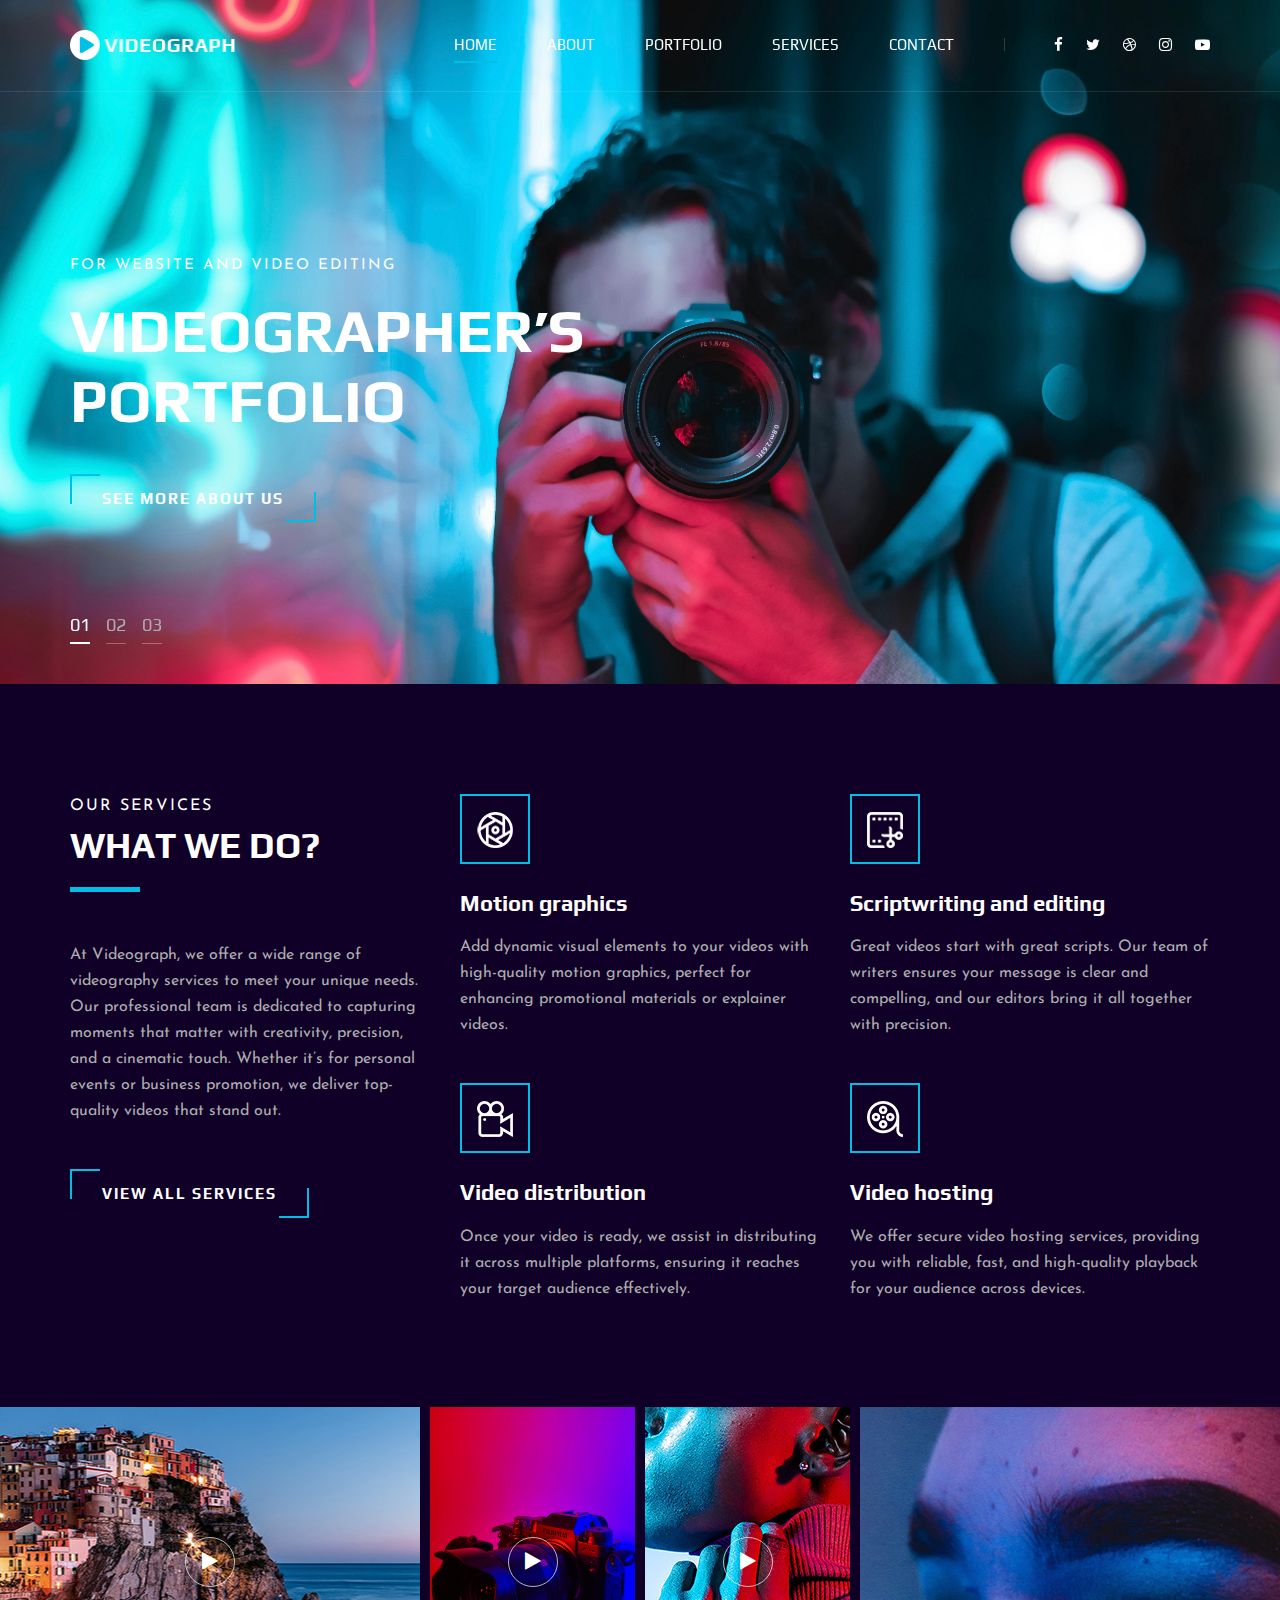
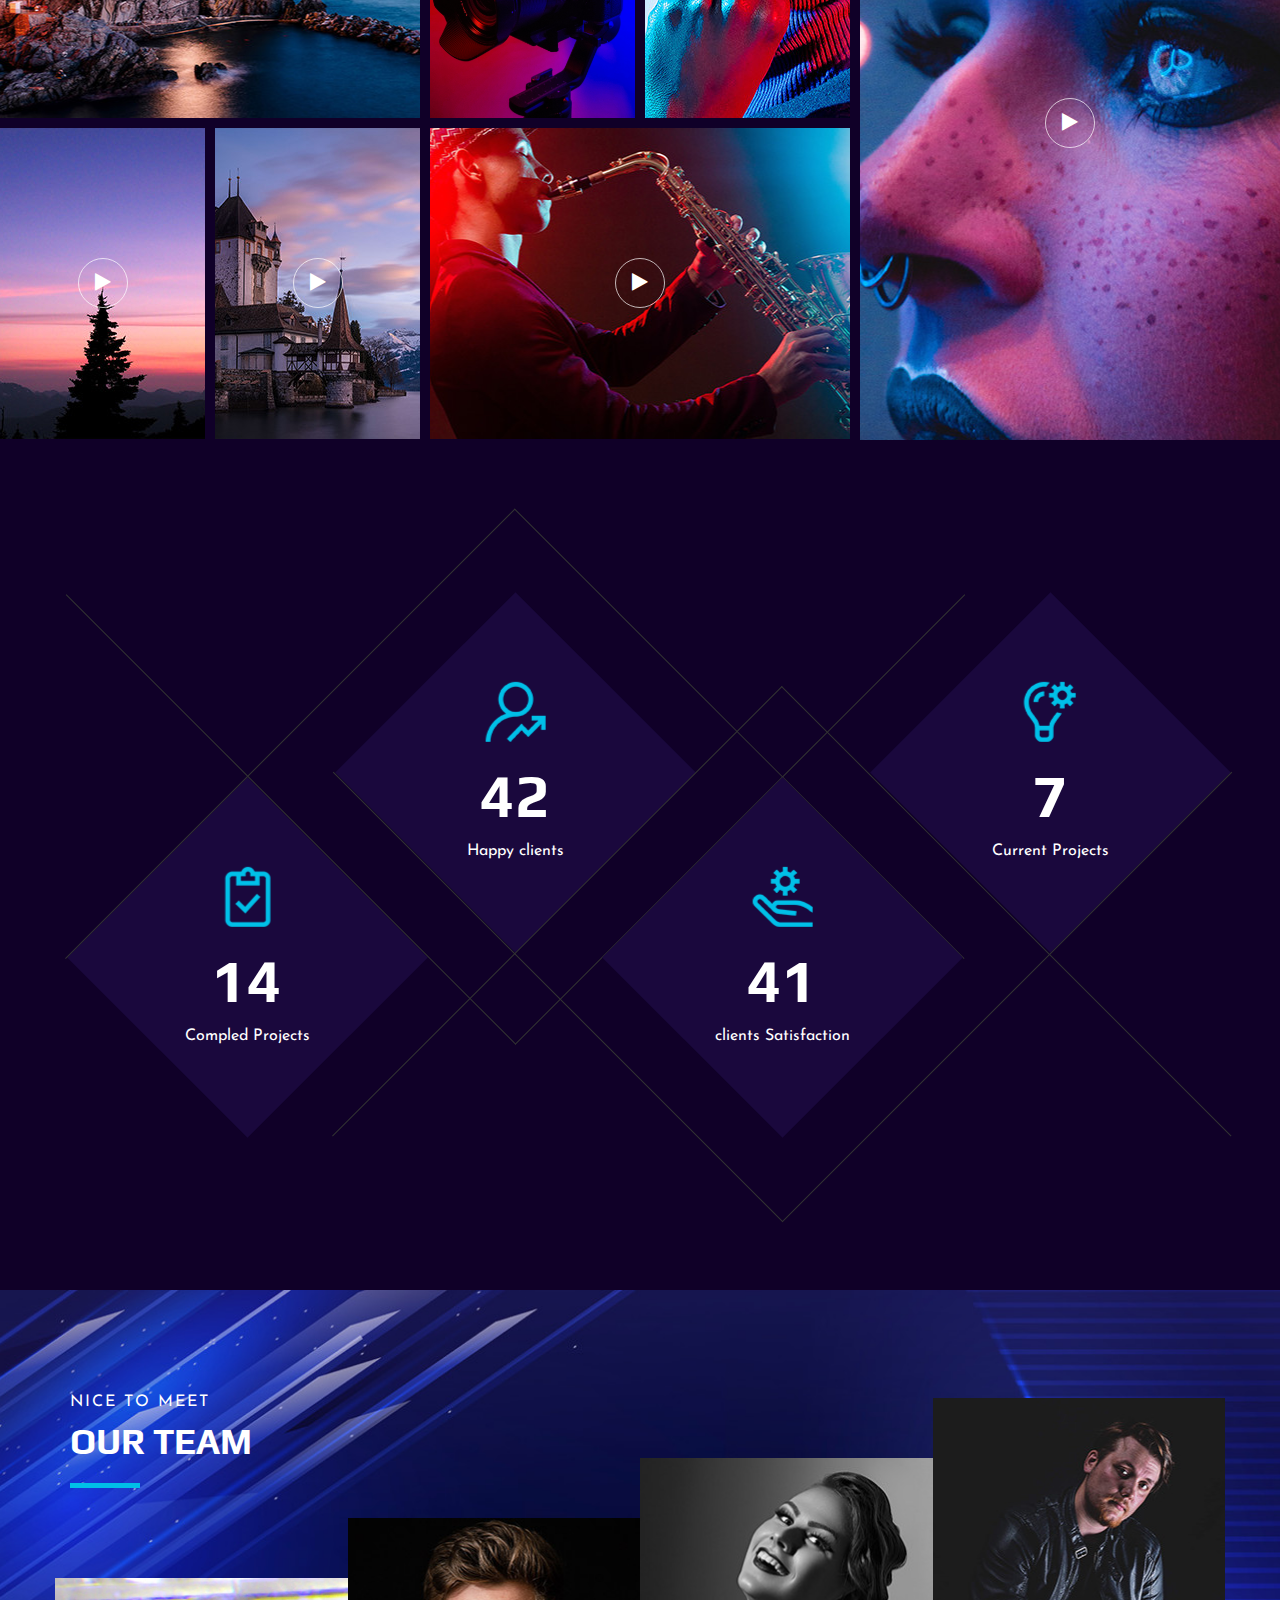
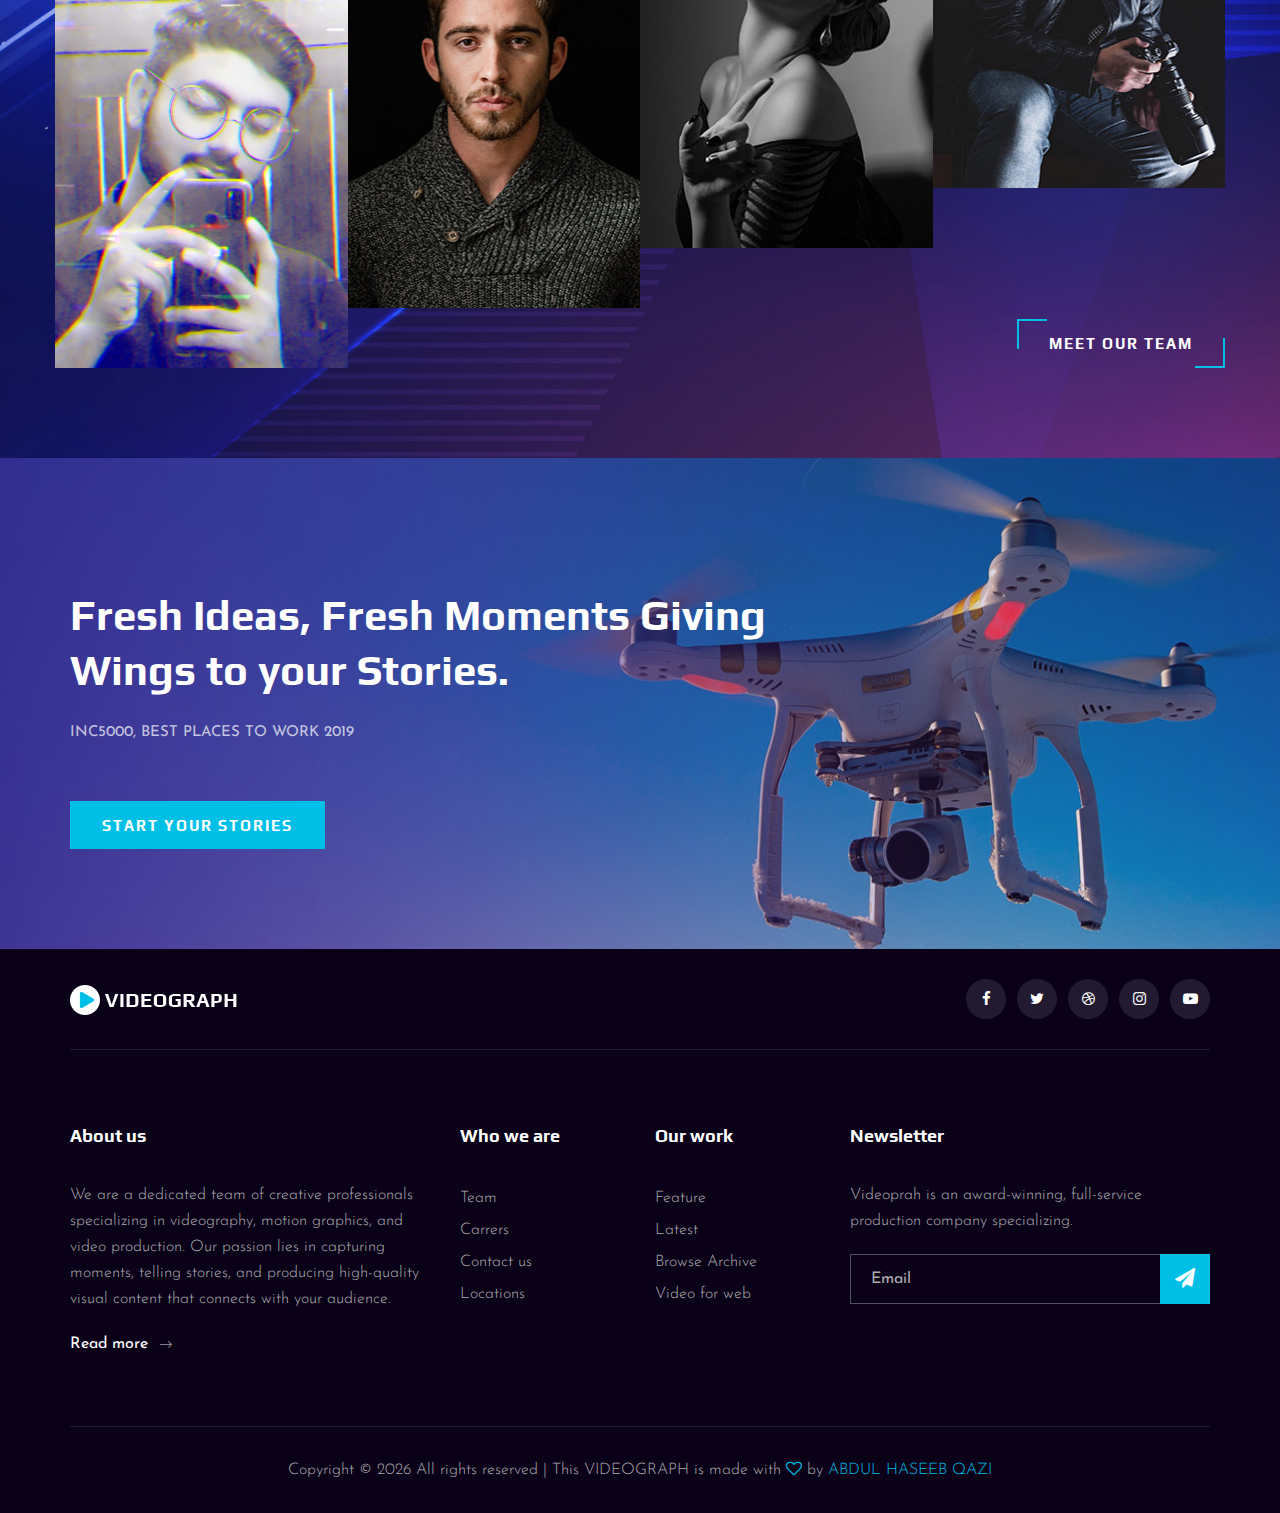
<file: index.html>
<!DOCTYPE html>
<html lang="zxx">

<head>
    <meta charset="UTF-8">
    <meta name="description" content="Videograph Template">
    <meta name="keywords" content="Videograph, unica, creative, html">
    <meta name="viewport" content="width=device-width, initial-scale=1.0">
    <meta http-equiv="X-UA-Compatible" content="ie=edge">
    <link rel="shortcut icon" type="x icon" href="img/icons/si-3.png">

    <title>Videograph</title>

    <!-- Google Font -->
    <link href="https://fonts.googleapis.com/css2?family=Play:wght@400;700&display=swap" rel="stylesheet">
    <link href="https://fonts.googleapis.com/css2?family=Josefin+Sans:wght@300;400;500;600;700&display=swap"
        rel="stylesheet">

    <!-- Css Styles -->
    <link rel="stylesheet" href="css/bootstrap.min.css" type="text/css">
    <link rel="stylesheet" href="css/font-awesome.min.css" type="text/css">
    <link rel="stylesheet" href="css/elegant-icons.css" type="text/css">
    <link rel="stylesheet" href="css/owl.carousel.min.css" type="text/css">
    <link rel="stylesheet" href="css/magnific-popup.css" type="text/css">
    <link rel="stylesheet" href="css/slicknav.min.css" type="text/css">
    <link rel="stylesheet" href="css/style.css" type="text/css">
</head>

<body>
    <!-- Page Preloder -->
    <div id="preloder">
        <div class="loader"></div>
    </div>

    <!-- Header Section Begin -->
    <header class="header">
        <div class="container">
            <div class="row">
                <div class="col-lg-2">
                    <div class="header__logo">
                        <a href="./index.html"><img src="img/logo.png" alt=""></a>
                    </div>
                </div>
                <div class="col-lg-10">
                    <div class="header__nav__option">
                        <nav class="header__nav__menu mobile-menu">
                            <ul>
                                <li class="active"><a href="./index.html">Home</a></li>
                                <li><a href="./about.html">About</a></li>
                                <li><a href="./portfolio.html">Portfolio</a></li>
                                <li><a href="./services.html">Services</a></li>
                                <!-- <li><a href="#">Pages</a>
                                    <ul class="dropdown">
                                        <li><a href="./about.html">About</a></li>
                                        <li><a href="./portfolio.html">Portfolio</a></li>
                                        <li><a href="./blog.html">Blog</a></li>
                                        <li><a href="./blog-details.html">Blog Details</a></li>
                                    </ul>
                                </li> -->
                                <li><a href="./contact.html">Contact</a></li>
                            </ul>
                        </nav>
                        <div class="header__nav__social">
                            <a href="#"><i class="fa fa-facebook"></i></a>
                            <a href="#"><i class="fa fa-twitter"></i></a>
                            <a href="#"><i class="fa fa-dribbble"></i></a>
                            <a href="#"><i class="fa fa-instagram"></i></a>
                            <a href="#"><i class="fa fa-youtube-play"></i></a>
                        </div>
                    </div>
                </div>
            </div>
            <div id="mobile-menu-wrap"></div>
        </div>
    </header>
    <!-- Header End -->

    <!-- Hero Section Begin -->
    <section class="hero">
        <div class="hero__slider owl-carousel">
            <div class="hero__item set-bg" data-setbg="img/hero/1.jpg">
                <div class="container">
                    <div class="row">
                        <div class="col-lg-6">
                            <div class="hero__text">
                                <span>For website and video editing</span>
                                <h2>Videographer’s Portfolio</h2>
                                <a href="#" class="primary-btn">See more about us</a>
                            </div>
                        </div>
                    </div>
                </div>
            </div>
            <div class="hero__item set-bg" data-setbg="img/hero/hero-1.jpg">
                <div class="container">
                    <div class="row">
                        <div class="col-lg-6">
                            <div class="hero__text">
                                <span>For website and video editing</span>
                                <h2>Photographer's Portfolio</h2>
                                <a href="#" class="primary-btn">See more about us</a>
                            </div>
                        </div>
                    </div>
                </div>
            </div>
            <div class="hero__item set-bg" data-setbg="img/hero/2.jpg">
                <div class="container">
                    <div class="row">
                        <div class="col-lg-6">
                            <div class="hero__text">
                                <span>For website and video editing</span>
                                <h2>Animation's Portfolio</h2>
                                <a href="#" class="primary-btn">See more about us</a>
                            </div>
                        </div>
                    </div>
                </div>
            </div>
        </div>
    </section>
    <!-- Hero Section End -->

    <!-- Services Section Begin -->
    <section class="services spad">
        <div class="container">
            <div class="row">
                <div class="col-lg-4">
                    <div class="services__title">
                        <div class="section-title">
                            <span>Our services</span>
                            <h2>What We do?</h2>
                        </div>
                        <p>At Videograph, we offer a wide range of videography services to meet your unique needs. Our professional team is dedicated to capturing moments that matter with creativity, precision, and a cinematic touch. Whether it’s for personal events or business promotion, we deliver top-quality videos that stand out.</p>
                        <a href="#" class="primary-btn">View all services</a>
                    </div>
                </div>
                <div class="col-lg-8">
                    <div class="row">
                        <div class="col-lg-6 col-md-6 col-sm-6">
                            <div class="services__item">
                                <div class="services__item__icon">
                                    <img src="img/icons/si-1.png" alt="">
                                </div>
                                <h4>Motion graphics</h4>
                                <p>Add dynamic visual elements to your videos with high-quality motion graphics, perfect for enhancing promotional materials or explainer videos.</p>
                            </div>
                        </div>
                        <div class="col-lg-6 col-md-6 col-sm-6">
                            <div class="services__item">
                                <div class="services__item__icon">
                                    <img src="img/icons/si-2.png" alt="">
                                </div>
                                <h4>Scriptwriting and editing</h4>
                                <p>Great videos start with great scripts. Our team of writers ensures your message is clear and compelling, and our editors bring it all together with precision.</p>
                            </div>
                        </div>
                        <div class="col-lg-6 col-md-6 col-sm-6">
                            <div class="services__item">
                                <div class="services__item__icon">
                                    <img src="img/icons/si-3.png" alt="">
                                </div>
                                <h4>Video distribution</h4>
                                <p>Once your video is ready, we assist in distributing it across multiple platforms, ensuring it reaches your target audience effectively.</p>
                            </div>
                        </div>
                        <div class="col-lg-6 col-md-6 col-sm-6">
                            <div class="services__item">
                                <div class="services__item__icon">
                                    <img src="img/icons/si-4.png" alt="">
                                </div>
                                <h4>Video hosting</h4>
                                <p>We offer secure video hosting services, providing you with reliable, fast, and high-quality playback for your audience across devices.</p>
                            </div>
                        </div>
                    </div>
                </div>
            </div>
        </div>
    </section>
    <!-- Services Section End -->

    <!-- Work Section Begin -->
    <section class="work">
        <div class="work__gallery">
            <div class="grid-sizer"></div>
            <div class="work__item wide__item set-bg" data-setbg="img/work/work-1.jpg">
                <a href="img/work/work-1.jpg" class="play-btn video-popup"><i
                        class="fa fa-play"></i></a>
                <div class="work__item__hover">
                    <h4>Video hosting</h4>
                    <ul>
                        <li>eCommerce</li>
                        <li>Magento</li>
                    </ul>
                </div>
            </div>
            <div class="work__item small__item set-bg" data-setbg="img/work/3.jpg">
                <a href="https://www.youtube.com/watch?v=LXb3EKWsInQ" class="play-btn video-popup"><i
                        class="fa fa-play"></i></a>
            </div>
            <div class="work__item small__item set-bg" data-setbg="img/work/work-3.jpg">
                <a href="https://www.youtube.com/watch?v=LXb3EKWsInQ" class="play-btn video-popup"><i
                        class="fa fa-play"></i></a>
            </div>
            <div class="work__item large__item set-bg" data-setbg="img/work/work-4.jpg">
                <a href="https://www.youtube.com/watch?v=LXb3EKWsInQ" class="play-btn video-popup"><i
                        class="fa fa-play"></i></a>
                <div class="work__item__hover">
                    <h4>Video distribution</h4>
                    <ul>
                        <li>eCommerce</li>
                        <li>Magento</li>
                    </ul>
                </div>
            </div>
            <div class="work__item small__item set-bg" data-setbg="img/work/work-5.jpg">
                <a href="https://www.youtube.com/watch?v=LXb3EKWsInQ" class="play-btn video-popup"><i
                        class="fa fa-play"></i></a>
            </div>
            <div class="work__item small__item set-bg" data-setbg="img/work/work-6.jpg">
                <a href="https://www.youtube.com/watch?v=LXb3EKWsInQ" class="play-btn video-popup"><i
                        class="fa fa-play"></i></a>
            </div>
            <div class="work__item wide__item set-bg" data-setbg="img/work/work-7.jpg">
                <a href="https://www.youtube.com/watch?v=LXb3EKWsInQ" class="play-btn video-popup"><i
                        class="fa fa-play"></i></a>
                <div class="work__item__hover">
                    <h4>Scriptwriting and editing</h4>
                    <ul>
                        <li>eCommerce</li>
                        <li>Magento</li>
                    </ul>
                </div>
            </div>
        </div>
    </section>
    <!-- Work Section End -->

    <!-- Counter Section Begin -->
    <section class="counter">
        <div class="container">
            <div class="counter__content">
                <div class="row">
                    <div class="col-lg-3 col-md-6 col-sm-6">
                        <div class="counter__item">
                            <div class="counter__item__text">
                                <img src="img/icons/ci-1.png" alt="">
                                <h2 class="counter_num">100</h2>
                                <p>Compled Projects</p>
                            </div>
                        </div>
                    </div>
                    <div class="col-lg-3 col-md-6 col-sm-6">
                        <div class="counter__item second__item">
                            <div class="counter__item__text">
                                <img src="img/icons/ci-2.png" alt="">
                                <h2 class="counter_num">300</h2>
                                <p>Happy clients</p>
                            </div>
                        </div>
                    </div>
                    <div class="col-lg-3 col-md-6 col-sm-6">
                        <div class="counter__item third__item">
                            <div class="counter__item__text">
                                <img src="img/icons/ci-3.png" alt="">
                                <h2 class="counter_num">290</h2>
                                <p>clients Satisfaction</p>
                            </div>
                        </div>
                    </div>
                    <div class="col-lg-3 col-md-6 col-sm-6">
                        <div class="counter__item four__item">
                            <div class="counter__item__text">
                                <img src="img/icons/ci-4.png" alt="">
                                <h2 class="counter_num">50</h2>
                                <p>Current Projects</p>
                            </div>
                        </div>
                    </div>
                </div>
            </div>
        </div>
    </section>
    <!-- Counter Section End -->

    <!-- Team Section Begin -->
    <section class="team spad set-bg" data-setbg="img/team-bg.jpg">
        <div class="container">
            <div class="row">
                <div class="col-lg-12">
                    <div class="section-title team__title">
                        <span>Nice to meet</span>
                        <h2>OUR Team</h2>
                    </div>
                </div>
            </div>
            <div class="row">
                <div class="col-lg-3 col-md-6 col-sm-6 p-0">
                    <div class="team__item set-bg" data-setbg="img/team/AAA.jpg">
                        <div class="team__item__text">
                            <h4>ABDUL HASEEB QAZI</h4>
                            <p>Videographer</p>
                            <div class="team__item__social">
                                <a href="#"><i class="fa fa-facebook"></i></a>
                                <a href="#"><i class="fa fa-twitter"></i></a>
                                <a href="#"><i class="fa fa-dribbble"></i></a>
                                <a href="#"><i class="fa fa-instagram"></i></a>
                            </div>
                        </div>
                    </div>
                </div>
                <div class="col-lg-3 col-md-6 col-sm-6 p-0">
                    <div class="team__item team__item--second set-bg" data-setbg="img/team/team-2.jpg">
                        <div class="team__item__text">
                            <h4>Muhammad Saad</h4>
                            <p>Motion Graphics</p>
                            <div class="team__item__social">
                                <a href="#"><i class="fa fa-facebook"></i></a>
                                <a href="#"><i class="fa fa-twitter"></i></a>
                                <a href="#"><i class="fa fa-dribbble"></i></a>
                                <a href="#"><i class="fa fa-instagram"></i></a>
                            </div>
                        </div>
                    </div>
                </div>
                <div class="col-lg-3 col-md-6 col-sm-6 p-0">
                    <div class="team__item team__item--third set-bg" data-setbg="img/team/team-3.jpg">
                        <div class="team__item__text">
                            <h4>AMANDA STONE</h4>
                            <p>Video Hoster</p>
                            <div class="team__item__social">
                                <a href="#"><i class="fa fa-facebook"></i></a>
                                <a href="#"><i class="fa fa-twitter"></i></a>
                                <a href="#"><i class="fa fa-dribbble"></i></a>
                                <a href="#"><i class="fa fa-instagram"></i></a>
                            </div>
                        </div>
                    </div>
                </div>
                <div class="col-lg-3 col-md-6 col-sm-6 p-0">
                    <div class="team__item team__item--four set-bg" data-setbg="img/team/team-4.jpg">
                        <div class="team__item__text">
                            <h4>Hamza</h4>
                            <p>Social Media Content</p>
                            <div class="team__item__social">
                                <a href="#"><i class="fa fa-facebook"></i></a>
                                <a href="#"><i class="fa fa-twitter"></i></a>
                                <a href="#"><i class="fa fa-dribbble"></i></a>
                                <a href="#"><i class="fa fa-instagram"></i></a>
                            </div>
                        </div>
                    </div>
                </div>
                <div class="col-lg-12 p-0">
                    <div class="team__btn">
                        <a href="#" class="primary-btn">Meet Our Team</a>
                    </div>
                </div>
            </div>
        </div>
    </section>
    <!-- Team Section End -->

    <!-- Latest Blog Section Begin -->
    <!-- <section class="latest spad">
        <div class="container">
            <div class="row">
                <div class="col-lg-12">
                    <div class="section-title center-title">
                        <span>Our Blog</span>
                        <h2>Blog Update</h2>
                    </div>
                </div>
            </div>
            <div class="row">
                <div class="latest__slider owl-carousel">
                    <div class="col-lg-4">
                        <div class="blog__item latest__item">
                            <h4>What Makes Users Want to Share a Video on Social Media?</h4>
                            <ul>
                                <li>Jan 03, 2020</li>
                                <li>05 Comment</li>
                            </ul>
                            <p>We recently launched a new website for a Vital client and wanted to share some of the
                                cool features we were able...</p>
                            <a href="#">Read more <span class="arrow_right"></span></a>
                        </div>
                    </div>
                    <div class="col-lg-4">
                        <div class="blog__item latest__item">
                            <h4>Bumper Ads: How to Tell a Story in 6 Seconds</h4>
                            <ul>
                                <li>Jan 03, 2020</li>
                                <li>05 Comment</li>
                            </ul>
                            <p>We recently launched a new website for a Vital client and wanted to share some of the
                                cool features we were able...</p>
                            <a href="#">Read more <span class="arrow_right"></span></a>
                        </div>
                    </div>
                    <div class="col-lg-4">
                        <div class="blog__item latest__item">
                            <h4>What Makes Users Want to Share a Video on Social Media?</h4>
                            <ul>
                                <li>Jan 03, 2020</li>
                                <li>05 Comment</li>
                            </ul>
                            <p>We recently launched a new website for a Vital client and wanted to share some of the
                                cool features we were able...</p>
                            <a href="#">Read more <span class="arrow_right"></span></a>
                        </div>
                    </div>
                    <div class="col-lg-4">
                        <div class="blog__item latest__item">
                            <h4>Bumper Ads: How to Tell a Story in 6 Seconds</h4>
                            <ul>
                                <li>Jan 03, 2020</li>
                                <li>05 Comment</li>
                            </ul>
                            <p>We recently launched a new website for a Vital client and wanted to share some of the
                                cool features we were able...</p>
                            <a href="#">Read more <span class="arrow_right"></span></a>
                        </div>
                    </div>
                    <div class="col-lg-4">
                        <div class="blog__item latest__item">
                            <h4>What Makes Users Want to Share a Video on Social Media?</h4>
                            <ul>
                                <li>Jan 03, 2020</li>
                                <li>05 Comment</li>
                            </ul>
                            <p>We recently launched a new website for a Vital client and wanted to share some of the
                                cool features we were able...</p>
                            <a href="#">Read more <span class="arrow_right"></span></a>
                        </div>
                    </div>
                    <div class="col-lg-4">
                        <div class="blog__item latest__item">
                            <h4>What Makes Users Want to Share a Video on Social Media?</h4>
                            <ul>
                                <li>Jan 03, 2020</li>
                                <li>05 Comment</li>
                            </ul>
                            <p>We recently launched a new website for a Vital client and wanted to share some of the
                                cool features we were able...</p>
                            <a href="#">Read more <span class="arrow_right"></span></a>
                        </div>
                    </div>
                    <div class="col-lg-4">
                        <div class="blog__item latest__item">
                            <h4>What Makes Users Want to Share a Video on Social Media?</h4>
                            <ul>
                                <li>Jan 03, 2020</li>
                                <li>05 Comment</li>
                            </ul>
                            <p>We recently launched a new website for a Vital client and wanted to share some of the
                                cool features we were able...</p>
                            <a href="#">Read more <span class="arrow_right"></span></a>
                        </div>
                    </div>
                </div>
            </div>
        </div>
    </section> -->
    <!-- Latest Blog Section End -->

    <!-- Call To Action Section Begin -->
    <section class="callto spad set-bg" data-setbg="img/callto-bg.jpg">
        <div class="container">
            <div class="row">
                <div class="col-lg-8">
                    <div class="callto__text">
                        <h2>Fresh Ideas, Fresh Moments Giving Wings to your Stories.</h2>
                        <p>INC5000, Best places to work 2019</p>
                        <a href="#">Start your stories</a>
                    </div>
                </div>
            </div>
        </div>
    </section>
    <!-- Call To Action Section End -->

    <!-- Footer Section Begin -->
    <footer class="footer">
        <div class="container">
            <div class="footer__top">
                <div class="row">
                    <div class="col-lg-6 col-md-6">
                        <div class="footer__top__logo">
                            <a href="#"><img src="img/logo.png" alt=""></a>
                        </div>
                    </div>
                    <div class="col-lg-6 col-md-6">
                        <div class="footer__top__social">
                            <a href="#"><i class="fa fa-facebook"></i></a>
                            <a href="#"><i class="fa fa-twitter"></i></a>
                            <a href="#"><i class="fa fa-dribbble"></i></a>
                            <a href="#"><i class="fa fa-instagram"></i></a>
                            <a href="#"><i class="fa fa-youtube-play"></i></a>
                        </div>
                    </div>
                </div>
            </div>
            <div class="footer__option">
                <div class="row">
                    <div class="col-lg-4 col-md-6 col-sm-6">
                        <div class="footer__option__item">
                            <h5>About us</h5>
                            <p>We are a dedicated team of creative professionals specializing in videography, motion graphics, and video production. Our passion lies in capturing moments, telling stories, and producing high-quality visual content that connects with your audience.</p>
                            <a href="#" class="read__more">Read more <span class="arrow_right"></span></a>
                        </div>
                    </div>
                    <div class="col-lg-2 col-md-3 col-sm-3">
                        <div class="footer__option__item">
                            <h5>Who we are</h5>
                            <ul>
                                <li><a href="#">Team</a></li>
                                <li><a href="#">Carrers</a></li>
                                <li><a href="#">Contact us</a></li>
                                <li><a href="#">Locations</a></li>
                            </ul>
                        </div>
                    </div>
                    <div class="col-lg-2 col-md-3 col-sm-3">
                        <div class="footer__option__item">
                            <h5>Our work</h5>
                            <ul>
                                <li><a href="#">Feature</a></li>
                                <li><a href="#">Latest</a></li>
                                <li><a href="#">Browse Archive</a></li>
                                <li><a href="#">Video for web</a></li>
                            </ul>
                        </div>
                    </div>
                    <div class="col-lg-4 col-md-12">
                        <div class="footer__option__item">
                            <h5>Newsletter</h5>
                            <p>Videoprah is an award-winning, full-service production company specializing.</p>
                            <form action="#">
                                <input type="text" placeholder="Email">
                                <button type="submit"><i class="fa fa-send"></i></button>
                            </form>
                        </div>
                    </div>
                </div>
            </div>
            <div class="footer__copyright">
                <div class="row">
                    <div class="col-lg-12 text-center">
                        <!-- Link back to Colorlib can't be removed. Template is licensed under CC BY 3.0. -->
                        <p class="footer__copyright__text">Copyright &copy;
                            <script>
                                document.write(new Date().getFullYear());
                            </script>
                            All rights reserved | This VIDEOGRAPH is made with <i class="fa fa-heart-o"
                                aria-hidden="true"></i> by <a href="https://colorlib.com" target="_blank">ABDUL HASEEB QAZI</a>
                        </p>
                        <!-- Link back to Colorlib can't be removed. Template is licensed under CC BY 3.0. -->
                    </div>
                </div>
            </div>
        </div>
    </footer>
    <!-- Footer Section End -->

    <!-- Js Plugins -->
    <script src="js/jquery-3.3.1.min.js"></script>
    <script src="js/bootstrap.min.js"></script>
    <script src="js/jquery.magnific-popup.min.js"></script>
    <script src="js/mixitup.min.js"></script>
    <script src="js/masonry.pkgd.min.js"></script>
    <script src="js/jquery.slicknav.js"></script>
    <script src="js/owl.carousel.min.js"></script>
    <script src="js/main.js"></script>
</body>

</html>
</file>
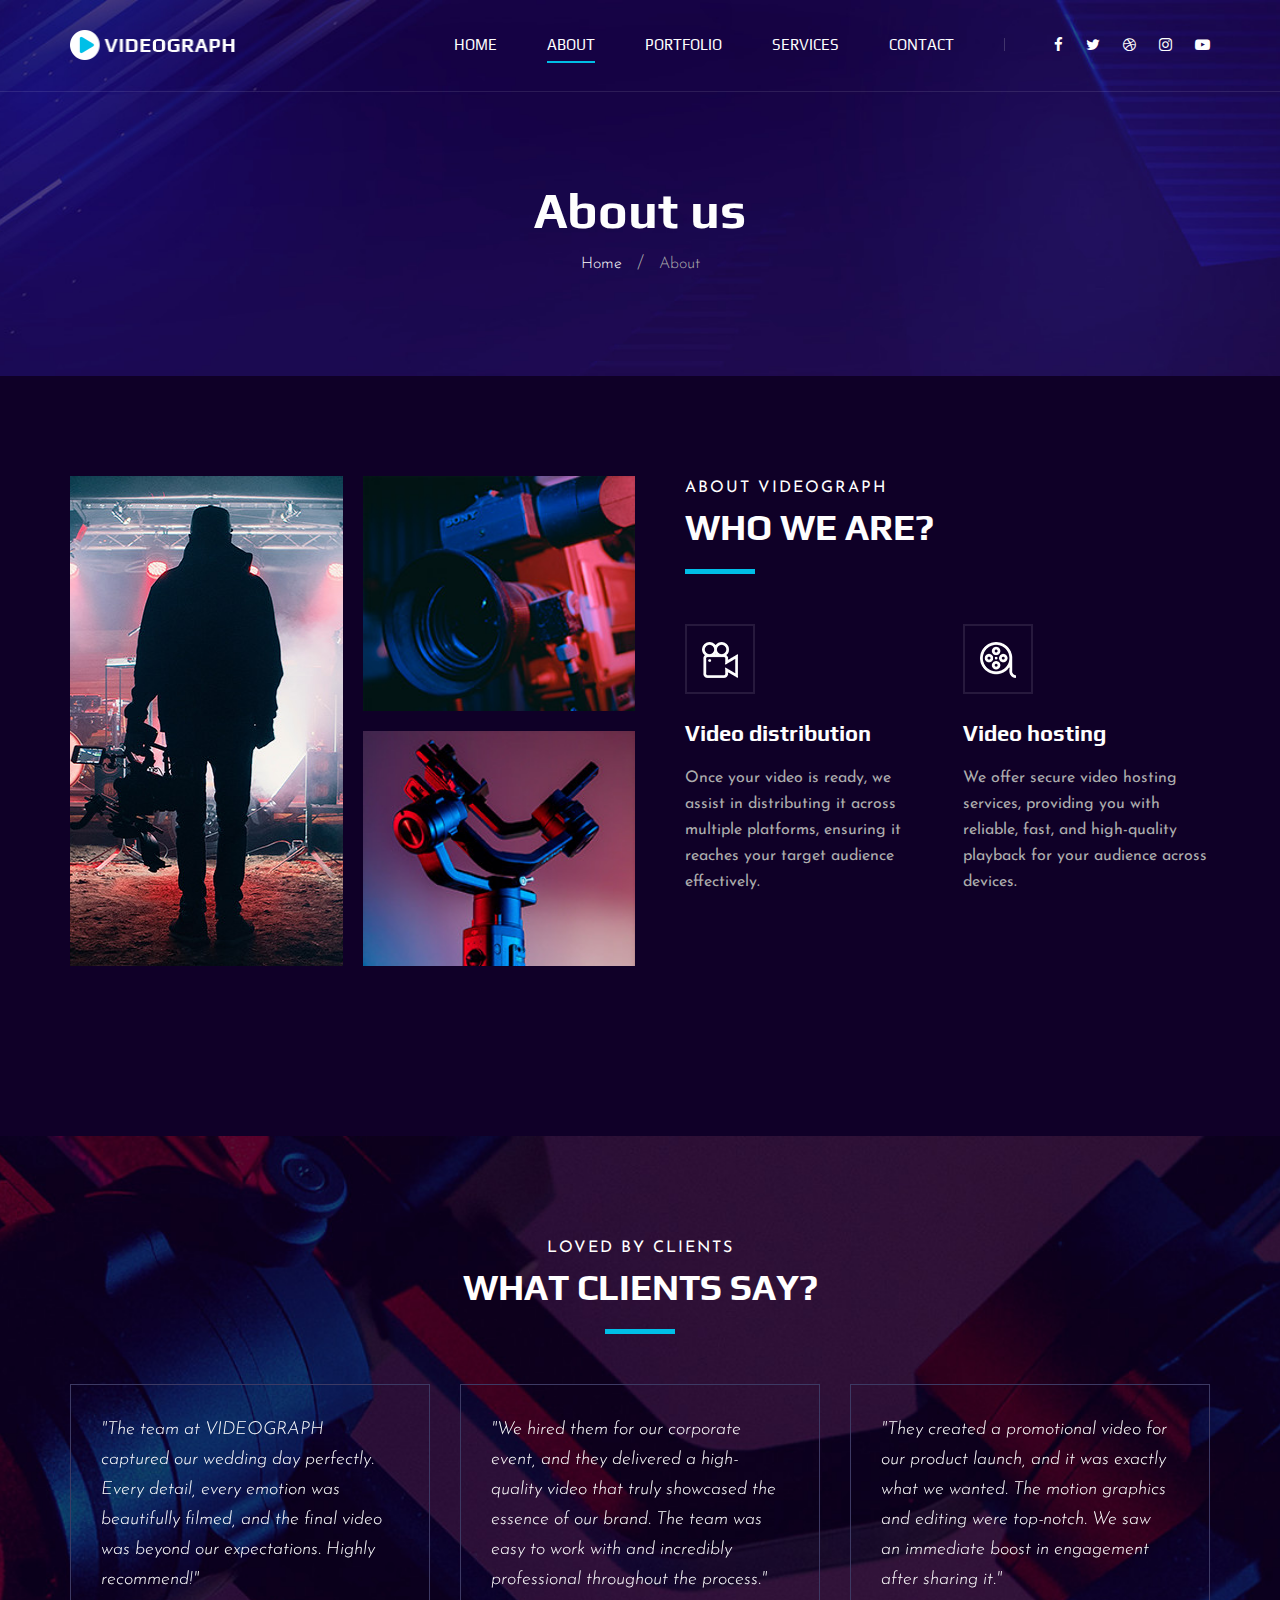
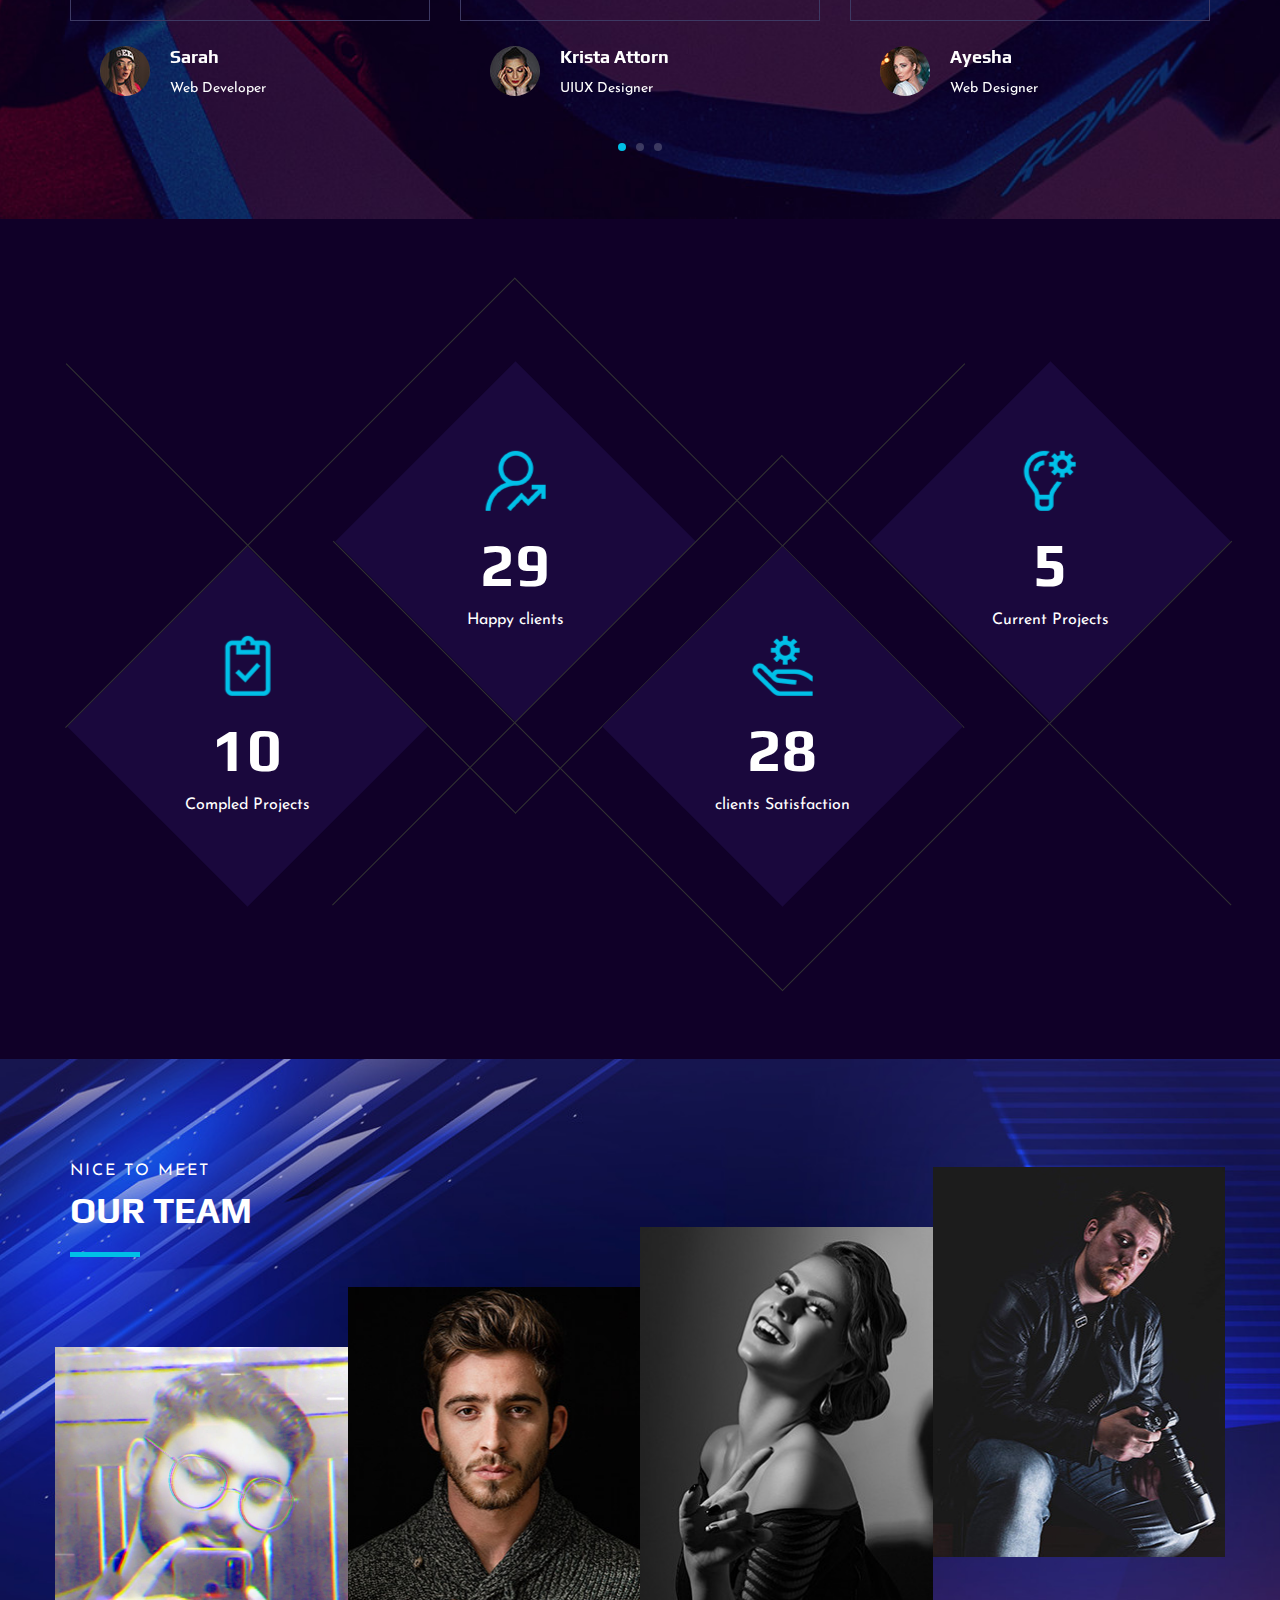
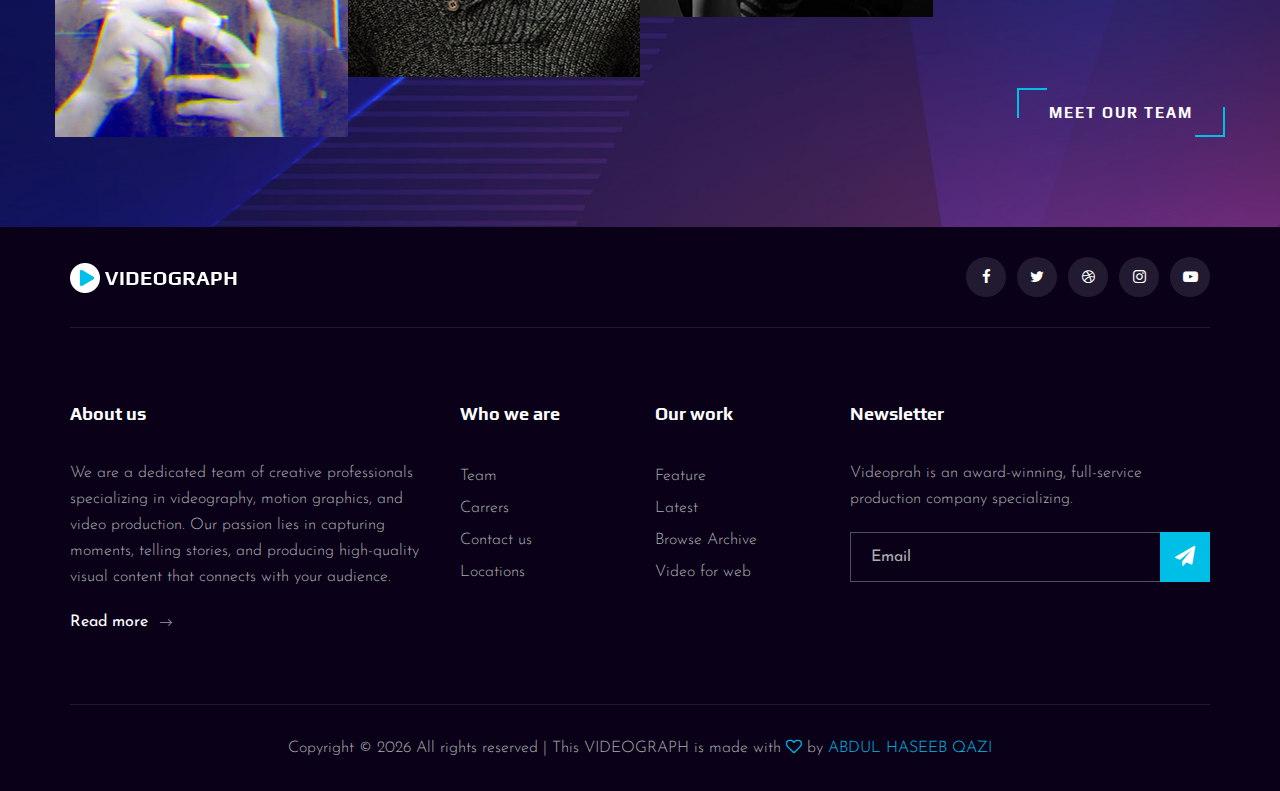
<file: about.html>
<!DOCTYPE html>
<html lang="zxx">

<head>
    <meta charset="UTF-8">
    <meta name="description" content="Videograph Template">
    <meta name="keywords" content="Videograph, unica, creative, html">
    <meta name="viewport" content="width=device-width, initial-scale=1.0">
    <meta http-equiv="X-UA-Compatible" content="ie=edge">
    <link rel="shortcut icon" type="x icon" href="img/icons/si-3.png">

    <title>Videograph</title>

    <!-- Google Font -->
    <link href="https://fonts.googleapis.com/css2?family=Play:wght@400;700&display=swap" rel="stylesheet">
    <link href="https://fonts.googleapis.com/css2?family=Josefin+Sans:wght@300;400;500;600;700&display=swap"
        rel="stylesheet">

    <!-- Css Styles -->
    <link rel="stylesheet" href="css/bootstrap.min.css" type="text/css">
    <link rel="stylesheet" href="css/font-awesome.min.css" type="text/css">
    <link rel="stylesheet" href="css/elegant-icons.css" type="text/css">
    <link rel="stylesheet" href="css/owl.carousel.min.css" type="text/css">
    <link rel="stylesheet" href="css/magnific-popup.css" type="text/css">
    <link rel="stylesheet" href="css/slicknav.min.css" type="text/css">
    <link rel="stylesheet" href="css/style.css" type="text/css">
</head>

<body>
    <!-- Page Preloder -->
    <div id="preloder">
        <div class="loader"></div>
    </div>

    <!-- Header Section Begin -->
    <header class="header">
        <div class="container">
            <div class="row">
                <div class="col-lg-2">
                    <div class="header__logo">
                        <a href="./index.html"><img src="img/logo.png" alt=""></a>
                    </div>
                </div>
                <div class="col-lg-10">
                    <div class="header__nav__option">
                        <nav class="header__nav__menu mobile-menu">
                            <ul>
                                <li><a href="./index.html">Home</a></li>
                                <li class="active"><a href="./about.html">About</a></li>
                                <li><a href="./portfolio.html">Portfolio</a></li>
                                <li><a href="./services.html">Services</a></li>
                                <!-- <li><a href="#">Pages</a>
                                    <ul class="dropdown">
                                        <li><a href="./about.html">About</a></li>
                                        <li><a href="./portfolio.html">Portfolio</a></li>
                                        <li><a href="./blog.html">Blog</a></li>
                                        <li><a href="./blog-details.html">Blog Details</a></li>
                                    </ul>
                                </li> -->
                                <li><a href="./contact.html">Contact</a></li>
                            </ul>
                        </nav>
                        <div class="header__nav__social">
                            <a href="#"><i class="fa fa-facebook"></i></a>
                            <a href="#"><i class="fa fa-twitter"></i></a>
                            <a href="#"><i class="fa fa-dribbble"></i></a>
                            <a href="#"><i class="fa fa-instagram"></i></a>
                            <a href="#"><i class="fa fa-youtube-play"></i></a>
                        </div>
                    </div>
                </div>
            </div>
            <div id="mobile-menu-wrap"></div>
        </div>
    </header>
    <!-- Header End -->

    <!-- Breadcrumb Begin -->
    <div class="breadcrumb-option spad set-bg" data-setbg="img/breadcrumb-bg.jpg">
        <div class="container">
            <div class="row">
                <div class="col-lg-12 text-center">
                    <div class="breadcrumb__text">
                        <h2>About us</h2>
                        <div class="breadcrumb__links">
                            <a href="#">Home</a>
                            <span>About</span>
                        </div>
                    </div>
                </div>
            </div>
        </div>
    </div>
    <!-- Breadcrumb End -->

    <!-- About Section Begin -->
    <section class="about spad">
        <div class="container">
            <div class="row">
                <div class="col-lg-6">
                    <div class="about__pic">
                        <div class="row">
                            <div class="col-lg-6 col-md-6 col-sm-6">
                                <div class="about__pic__item about__pic__item--large set-bg"
                                    data-setbg="img/about/about-1.jpg"></div>
                            </div>
                            <div class="col-lg-6 col-md-6 col-sm-6">
                                <div class="row">
                                    <div class="col-lg-12">
                                        <div class="about__pic__item set-bg" data-setbg="img/about/about-2.jpg"></div>
                                    </div>
                                    <div class="col-lg-12">
                                        <div class="about__pic__item set-bg" data-setbg="img/about/about-3.jpg"></div>
                                    </div>
                                </div>
                            </div>
                        </div>
                    </div>
                </div>
                <div class="col-lg-6">
                    <div class="about__text">
                        <div class="section-title">
                            <span>About videograph</span>
                            <h2>WHo we are?</h2>
                        </div>
                        <div class="row">
                            <div class="col-lg-6 col-md-6 col-sm-6">
                                <div class="services__item">
                                    <div class="services__item__icon">
                                        <img src="img/icons/si-3.png" alt="">
                                    </div>
                                    <h4>Video distribution</h4>
                                    <p>Once your video is ready, we assist in distributing it across multiple platforms, ensuring it reaches your target audience effectively.</p>
                                </div>
                            </div>
                            <div class="col-lg-6 col-md-6 col-sm-6">
                                <div class="services__item">
                                    <div class="services__item__icon">
                                        <img src="img/icons/si-4.png" alt="">
                                    </div>
                                    <h4>Video hosting</h4>
                                    <p>We offer secure video hosting services, providing you with reliable, fast, and high-quality playback for your audience across devices.</p>
                                </div>
                            </div>
                        </div>
                        <div class="about__text__desc">
                            <p></p>
                        </div>
                    </div>
                </div>
            </div>
        </div>
    </section>
    <!-- About Section End -->

    <!-- Testimonial Section Begin -->
    <section class="testimonial spad set-bg" data-setbg="img/testimonial-bg.jpg">
        <div class="container">
            <div class="row">
                <div class="col-lg-12">
                    <div class="section-title center-title">
                        <span>Loved By Clients</span>
                        <h2>What clients say?</h2>
                    </div>
                </div>
            </div>
            <div class="row">
                <div class="testimonial__slider owl-carousel">
                    <div class="col-lg-4">
                        <div class="testimonial__item">
                            <div class="testimonial__text">
                                <p>"The team at VIDEOGRAPH captured our wedding day perfectly. Every detail, every emotion was beautifully filmed, and the final video was beyond our expectations. Highly recommend!"</p>
                            </div>
                            <div class="testimonial__author">
                                <div class="testimonial__author__pic">
                                    <img src="img/testimonial/ta-1.jpg" alt="">
                                </div>
                                <div class="testimonial__author__text">
                                    <h5>Sarah</h5>
                                    <span>Web Developer</span>
                                </div>
                            </div>
                        </div>
                    </div>
                    <div class="col-lg-4">
                        <div class="testimonial__item">
                            <div class="testimonial__text">
                                <p>"We hired them for our corporate event, and they delivered a high-quality video that truly showcased the essence of our brand. The team was easy to work with and incredibly professional throughout the process."</p>
                            </div>
                            <div class="testimonial__author">
                                <div class="testimonial__author__pic">
                                    <img src="img/testimonial/ta-2.jpg" alt="">
                                </div>
                                <div class="testimonial__author__text">
                                    <h5>Krista Attorn</h5>
                                    <span>UIUX Designer</span>
                                </div>
                            </div>
                        </div>
                    </div>
                    <div class="col-lg-4">
                        <div class="testimonial__item">
                            <div class="testimonial__text">
                                <p>"They created a promotional video for our product launch, and it was exactly what we wanted. The motion graphics and editing were top-notch. We saw an immediate boost in engagement after sharing it."</p>
                            </div>
                            <div class="testimonial__author">
                                <div class="testimonial__author__pic">
                                    <img src="img/testimonial/ta-3.jpg" alt="">
                                </div>
                                <div class="testimonial__author__text">
                                    <h5>Ayesha</h5>
                                    <span>Web Designer</span>
                                </div>
                            </div>
                        </div>
                    </div>
                    <div class="col-lg-4">
                        <div class="testimonial__item">
                            <div class="testimonial__text">
                                <p>"The video they created for our charity gala was incredible. They captured the energy and excitement perfectly. We will definitely work with them again for future events."</p>
                            </div>
                            <div class="testimonial__author">
                                <div class="testimonial__author__pic">
                                    <img src="img/testimonial/ta-1.jpg" alt="">
                                </div>
                                <div class="testimonial__author__text">
                                    <h5>Karnima</h5>
                                    <span>Web Designer</span>
                                </div>
                            </div>
                        </div>
                    </div>
                    <div class="col-lg-4">
                        <div class="testimonial__item">
                            <div class="testimonial__text">
                                <p>"The team created a music video for our band, and the end product was amazing. Their creativity in the filming and editing process really stood out, and we can’t wait to work with them again."</p>
                            </div>
                            <div class="testimonial__author">
                                <div class="testimonial__author__pic">
                                    <img src="img/testimonial/ta-2.jpg" alt="">
                                </div>
                                <div class="testimonial__author__text">
                                    <h5>Krista Attorn</h5>
                                    <span>Web Designer</span>
                                </div>
                            </div>
                        </div>
                    </div>
                </div>
            </div>
        </div>
    </section>
    <!-- Testimonial Section End -->

    <!-- Counter Section Begin -->
    <section class="counter">
        <div class="container">
            <div class="counter__content">
                <div class="row">
                    <div class="col-lg-3 col-md-6 col-sm-6">
                        <div class="counter__item">
                            <div class="counter__item__text">
                                <img src="img/icons/ci-1.png" alt="">
                                <h2 class="counter_num">100</h2>
                                <p>Compled Projects</p>
                            </div>
                        </div>
                    </div>
                    <div class="col-lg-3 col-md-6 col-sm-6">
                        <div class="counter__item second__item">
                            <div class="counter__item__text">
                                <img src="img/icons/ci-2.png" alt="">
                                <h2 class="counter_num">300</h2>
                                <p>Happy clients</p>
                            </div>
                        </div>
                    </div>
                    <div class="col-lg-3 col-md-6 col-sm-6">
                        <div class="counter__item third__item">
                            <div class="counter__item__text">
                                <img src="img/icons/ci-3.png" alt="">
                                <h2 class="counter_num">290</h2>
                                <p>clients Satisfaction</p>
                            </div>
                        </div>
                    </div>
                    <div class="col-lg-3 col-md-6 col-sm-6">
                        <div class="counter__item four__item">
                            <div class="counter__item__text">
                                <img src="img/icons/ci-4.png" alt="">
                                <h2 class="counter_num">50</h2>
                                <p>Current Projects</p>
                            </div>
                        </div>
                    </div>
                </div>
            </div>
        </div>
    </section>
    <!-- Counter Section End -->

    <!-- Team Section Begin -->
    <section class="team spad set-bg" data-setbg="img/team-bg.jpg">
        <div class="container">
            <div class="row">
                <div class="col-lg-12">
                    <div class="section-title team__title">
                        <span>Nice to meet</span>
                        <h2>OUR Team</h2>
                    </div>
                </div>
            </div>
            <div class="row">
                <div class="col-lg-3 col-md-6 col-sm-6 p-0">
                    <div class="team__item set-bg" data-setbg="img/team/AAA.jpg">
                        <div class="team__item__text">
                            <h4>ABDUL HASEEB QAZI</h4>
                            <p>Videographer</p>
                            <div class="team__item__social">
                                <a href="#"><i class="fa fa-facebook"></i></a>
                                <a href="#"><i class="fa fa-twitter"></i></a>
                                <a href="#"><i class="fa fa-dribbble"></i></a>
                                <a href="#"><i class="fa fa-instagram"></i></a>
                            </div>
                        </div>
                    </div>
                </div>
                <div class="col-lg-3 col-md-6 col-sm-6 p-0">
                    <div class="team__item team__item--second set-bg" data-setbg="img/team/team-2.jpg">
                        <div class="team__item__text">
                            <h4>Muhammad Saad</h4>
                            <p>Motion Graphics</p>
                            <div class="team__item__social">
                                <a href="#"><i class="fa fa-facebook"></i></a>
                                <a href="#"><i class="fa fa-twitter"></i></a>
                                <a href="#"><i class="fa fa-dribbble"></i></a>
                                <a href="#"><i class="fa fa-instagram"></i></a>
                            </div>
                        </div>
                    </div>
                </div>
                <div class="col-lg-3 col-md-6 col-sm-6 p-0">
                    <div class="team__item team__item--third set-bg" data-setbg="img/team/team-3.jpg">
                        <div class="team__item__text">
                            <h4>AMANDA STONE</h4>
                            <p>Video Hoster</p>
                            <div class="team__item__social">
                                <a href="#"><i class="fa fa-facebook"></i></a>
                                <a href="#"><i class="fa fa-twitter"></i></a>
                                <a href="#"><i class="fa fa-dribbble"></i></a>
                                <a href="#"><i class="fa fa-instagram"></i></a>
                            </div>
                        </div>
                    </div>
                </div>
                <div class="col-lg-3 col-md-6 col-sm-6 p-0">
                    <div class="team__item team__item--four set-bg" data-setbg="img/team/team-4.jpg">
                        <div class="team__item__text">
                            <h4>Hamza</h4>
                            <p>Social Media Content</p>
                            <div class="team__item__social">
                                <a href="#"><i class="fa fa-facebook"></i></a>
                                <a href="#"><i class="fa fa-twitter"></i></a>
                                <a href="#"><i class="fa fa-dribbble"></i></a>
                                <a href="#"><i class="fa fa-instagram"></i></a>
                            </div>
                        </div>
                    </div>
                </div>
                <div class="col-lg-12 p-0">
                    <div class="team__btn">
                        <a href="#" class="primary-btn">Meet Our Team</a>
                    </div>
                </div>
            </div>
        </div>
    </section>
    <!-- Team Section End -->

    <!-- Footer Section Begin -->
    <footer class="footer">
        <div class="container">
            <div class="footer__top">
                <div class="row">
                    <div class="col-lg-6 col-md-6">
                        <div class="footer__top__logo">
                            <a href="#"><img src="img/logo.png" alt=""></a>
                        </div>
                    </div>
                    <div class="col-lg-6 col-md-6">
                        <div class="footer__top__social">
                            <a href="#"><i class="fa fa-facebook"></i></a>
                            <a href="#"><i class="fa fa-twitter"></i></a>
                            <a href="#"><i class="fa fa-dribbble"></i></a>
                            <a href="#"><i class="fa fa-instagram"></i></a>
                            <a href="#"><i class="fa fa-youtube-play"></i></a>
                        </div>
                    </div>
                </div>
            </div>
            <div class="footer__option">
                <div class="row">
                    <div class="col-lg-4 col-md-6 col-sm-6">
                        <div class="footer__option__item">
                            <h5>About us</h5>
                            <p>We are a dedicated team of creative professionals specializing in videography, motion graphics, and video production. Our passion lies in capturing moments, telling stories, and producing high-quality visual content that connects with your audience.</p>
                            <a href="#" class="read__more">Read more <span class="arrow_right"></span></a>
                        </div>
                    </div>
                    <div class="col-lg-2 col-md-3 col-sm-3">
                        <div class="footer__option__item">
                            <h5>Who we are</h5>
                            <ul>
                                <li><a href="#">Team</a></li>
                                <li><a href="#">Carrers</a></li>
                                <li><a href="#">Contact us</a></li>
                                <li><a href="#">Locations</a></li>
                            </ul>
                        </div>
                    </div>
                    <div class="col-lg-2 col-md-3 col-sm-3">
                        <div class="footer__option__item">
                            <h5>Our work</h5>
                            <ul>
                                <li><a href="#">Feature</a></li>
                                <li><a href="#">Latest</a></li>
                                <li><a href="#">Browse Archive</a></li>
                                <li><a href="#">Video for web</a></li>
                            </ul>
                        </div>
                    </div>
                    <div class="col-lg-4 col-md-12">
                        <div class="footer__option__item">
                            <h5>Newsletter</h5>
                            <p>Videoprah is an award-winning, full-service production company specializing.</p>
                            <form action="#">
                                <input type="text" placeholder="Email">
                                <button type="submit"><i class="fa fa-send"></i></button>
                            </form>
                        </div>
                    </div>
                </div>
            </div>
            <div class="footer__copyright">
                <div class="row">
                    <div class="col-lg-12 text-center">
                        <!-- Link back to Colorlib can't be removed. Template is licensed under CC BY 3.0. -->
                        <p class="footer__copyright__text">Copyright &copy;
                            <script>
                                document.write(new Date().getFullYear());
                            </script>
                            All rights reserved | This VIDEOGRAPH is made with <i class="fa fa-heart-o"
                                aria-hidden="true"></i> by <a href="https://colorlib.com" target="_blank">ABDUL HASEEB QAZI</a>
                        </p>
                        <!-- Link back to Colorlib can't be removed. Template is licensed under CC BY 3.0. -->
                    </div>
                </div>
            </div>
        </div>
    </footer>
    <!-- Footer Section End -->

    <!-- Js Plugins -->
    <script src="js/jquery-3.3.1.min.js"></script>
    <script src="js/bootstrap.min.js"></script>
    <script src="js/jquery.magnific-popup.min.js"></script>
    <script src="js/mixitup.min.js"></script>
    <script src="js/masonry.pkgd.min.js"></script>
    <script src="js/jquery.slicknav.js"></script>
    <script src="js/owl.carousel.min.js"></script>
    <script src="js/main.js"></script>
</body>

</html>
</file>
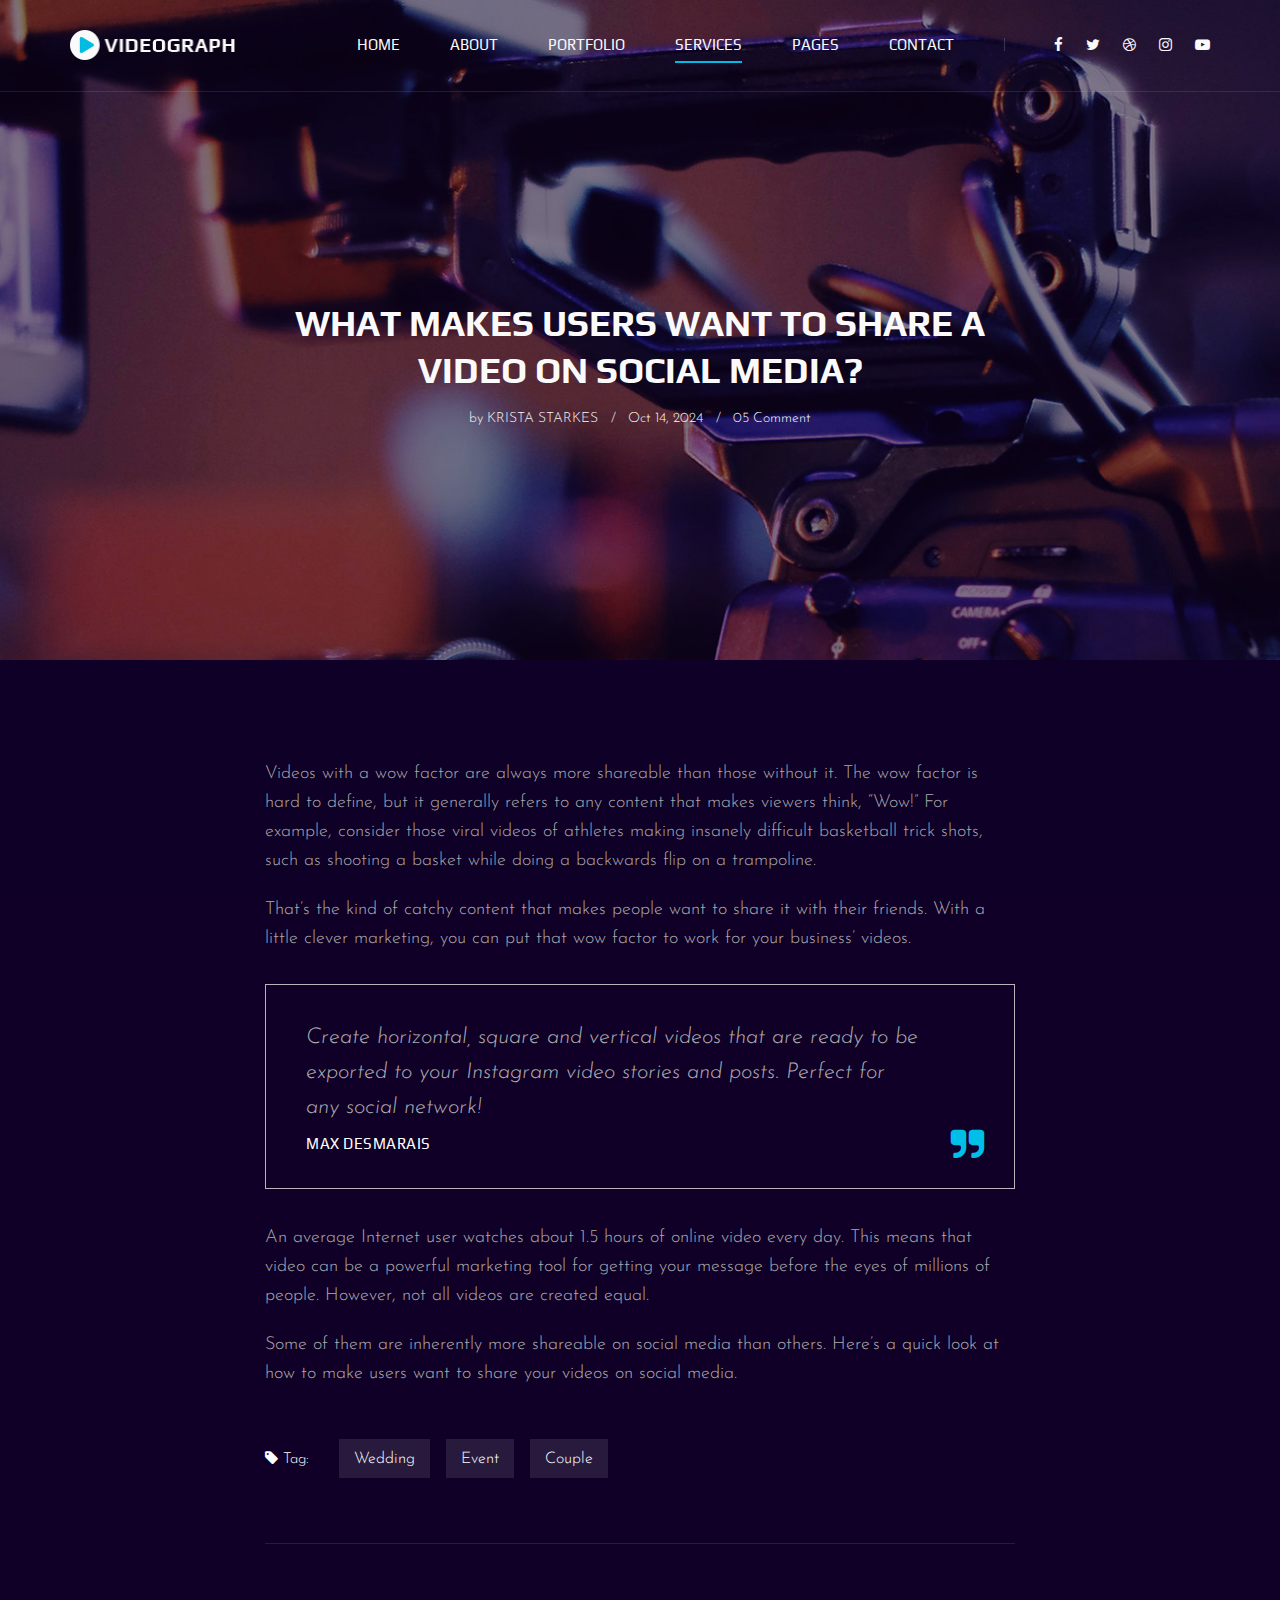
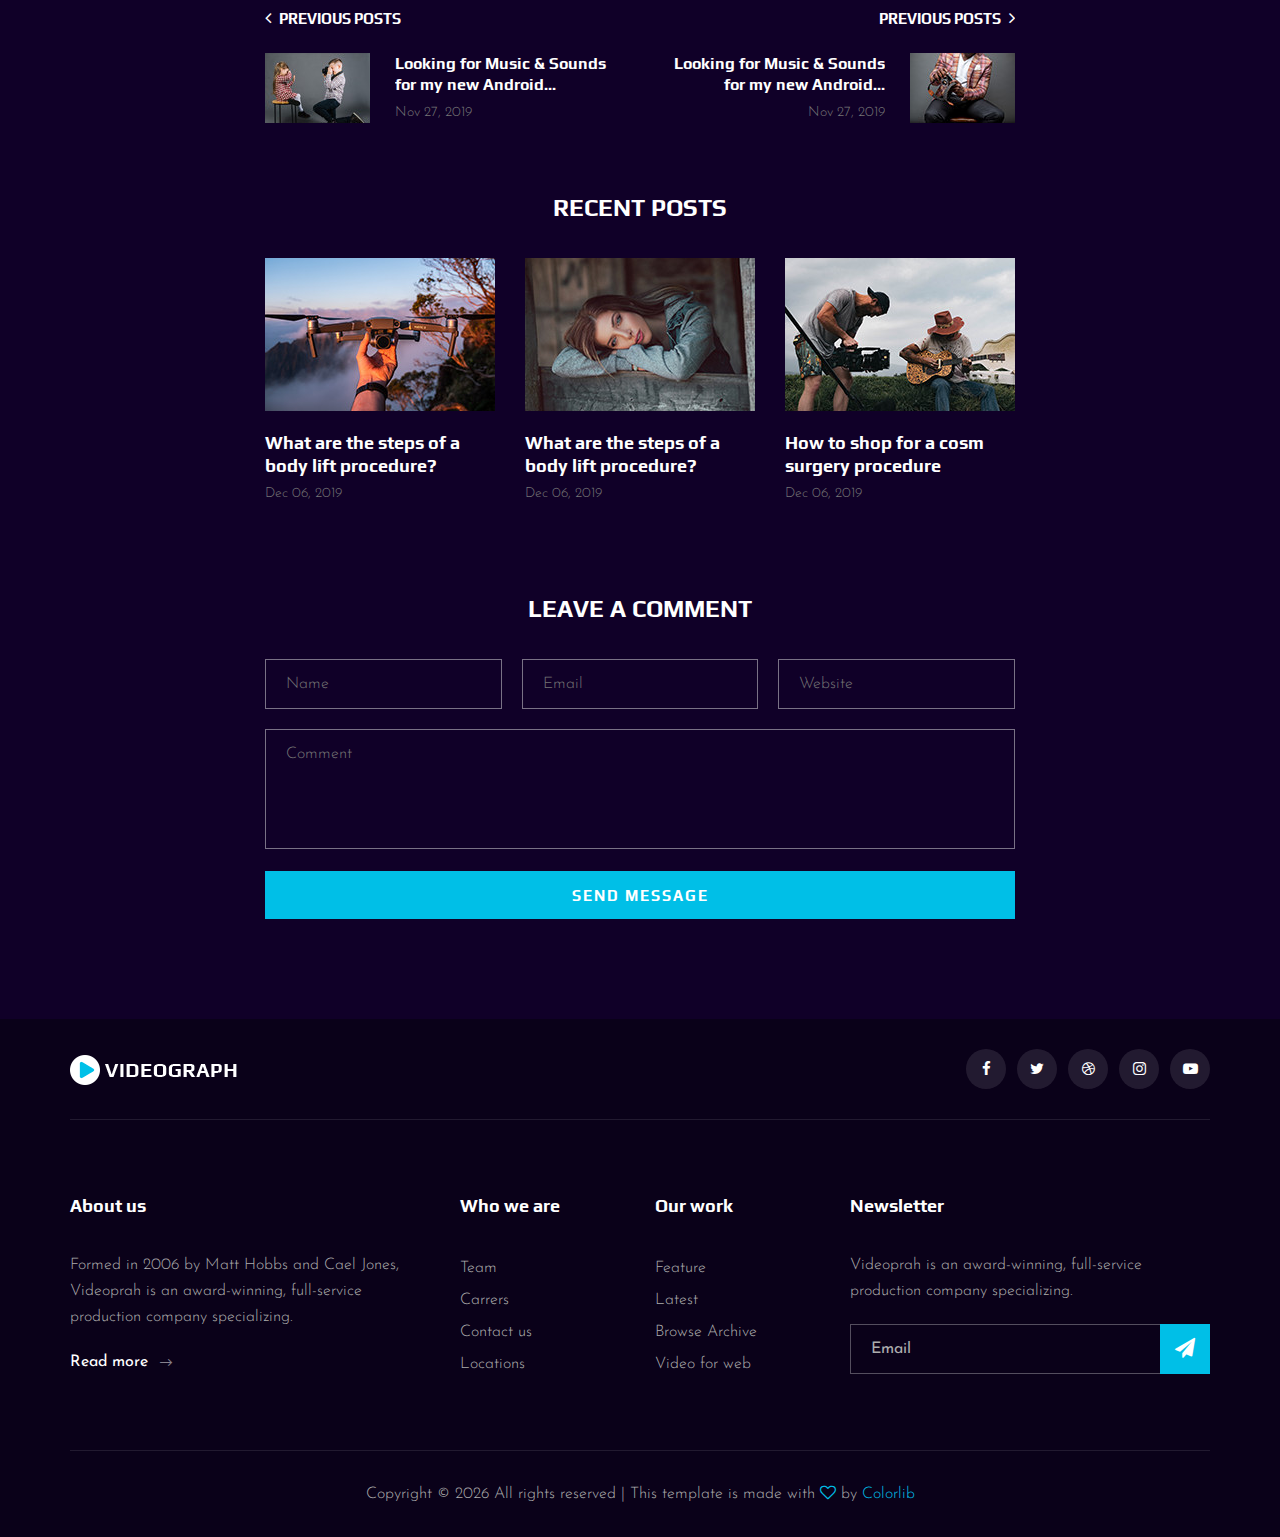
<file: blog-details.html>
<!DOCTYPE html>
<html lang="zxx">

<head>
    <meta charset="UTF-8">
    <meta name="description" content="Videograph Template">
    <meta name="keywords" content="Videograph, unica, creative, html">
    <meta name="viewport" content="width=device-width, initial-scale=1.0">
    <meta http-equiv="X-UA-Compatible" content="ie=edge">
    <title>Videograph | Template</title>

    <!-- Google Font -->
    <link href="https://fonts.googleapis.com/css2?family=Play:wght@400;700&display=swap" rel="stylesheet">
    <link href="https://fonts.googleapis.com/css2?family=Josefin+Sans:wght@300;400;500;600;700&display=swap"
        rel="stylesheet">

    <!-- Css Styles -->
    <link rel="stylesheet" href="css/bootstrap.min.css" type="text/css">
    <link rel="stylesheet" href="css/font-awesome.min.css" type="text/css">
    <link rel="stylesheet" href="css/elegant-icons.css" type="text/css">
    <link rel="stylesheet" href="css/owl.carousel.min.css" type="text/css">
    <link rel="stylesheet" href="css/magnific-popup.css" type="text/css">
    <link rel="stylesheet" href="css/slicknav.min.css" type="text/css">
    <link rel="stylesheet" href="css/style.css" type="text/css">
</head>

<body>
    <!-- Page Preloder -->
    <div id="preloder">
        <div class="loader"></div>
    </div>

    <!-- Header Section Begin -->
    <header class="header">
        <div class="container">
            <div class="row">
                <div class="col-lg-2">
                    <div class="header__logo">
                        <a href="./index.html"><img src="img/logo.png" alt=""></a>
                    </div>
                </div>
                <div class="col-lg-10">
                    <div class="header__nav__option">
                        <nav class="header__nav__menu mobile-menu">
                            <ul>
                                <li><a href="./index.html">Home</a></li>
                                <li><a href="./about.html">About</a></li>
                                <li><a href="./portfolio.html">Portfolio</a></li>
                                <li class="active"><a href="./services.html">Services</a></li>
                                <li><a href="#">Pages</a>
                                    <ul class="dropdown">
                                        <li><a href="./about.html">About</a></li>
                                        <li><a href="./portfolio.html">Portfolio</a></li>
                                        <li><a href="./blog.html">Blog</a></li>
                                        <li><a href="./blog-details.html">Blog Details</a></li>
                                    </ul>
                                </li>
                                <li><a href="./contact.html">Contact</a></li>
                            </ul>
                        </nav>
                        <div class="header__nav__social">
                            <a href="#"><i class="fa fa-facebook"></i></a>
                            <a href="#"><i class="fa fa-twitter"></i></a>
                            <a href="#"><i class="fa fa-dribbble"></i></a>
                            <a href="#"><i class="fa fa-instagram"></i></a>
                            <a href="#"><i class="fa fa-youtube-play"></i></a>
                        </div>
                    </div>
                </div>
            </div>
            <div id="mobile-menu-wrap"></div>
        </div>
    </header>
    <!-- Header End -->

    <!-- Blog Details Hero Begin -->
    <section class="blog-hero spad set-bg" data-setbg="img/blog/blog-hero.jpg">
        <div class="container">
            <div class="row d-flex justify-content-center">
                <div class="col-lg-8">
                    <div class="blog__hero__text">
                        <h2>WHAT MAKES USERS WANT TO SHARE A VIDEO ON SOCIAL MEDIA?</h2>
                        <ul>
                            <li>by <span>Krista Starkes</span></li>
                            <li>Oct 14, 2024</li>
                            <li>05 Comment</li>
                        </ul>
                    </div>
                </div>
            </div>
        </div>
    </section>
    <!-- Blog Details Hero End -->

    <!-- Blog Details Section Begin -->
    <div class="blog-details spad">
        <div class="container">
            <div class="row d-flex justify-content-center">
                <div class="col-lg-8">
                    <div class="blog__details__content">
                        <div class="blog__details__text">
                            <p>Videos with a wow factor are always more shareable than those without it. The wow factor
                                is hard to define, but it generally refers to any content that makes viewers think,
                                “Wow!” For example, consider those viral videos of athletes making insanely difficult
                                basketball trick shots, such as shooting a basket while doing a backwards flip on a
                                trampoline.</p>
                            <p>That’s the kind of catchy content that makes people want to share it with their friends.
                                With a little clever marketing, you can put that wow factor to work for your business’
                                videos.</p>
                        </div>
                        <div class="blog__details__quote">
                            <p>Create horizontal, square and vertical videos that are ready to be exported to your
                                Instagram video stories and posts. Perfect for any social network!</p>
                            <h6>Max Desmarais</h6>
                            <i class="fa fa-quote-right"></i>
                        </div>
                        <div class="blog__details__desc">
                            <p>An average Internet user watches about 1.5 hours of online video every day. This means
                                that video can be a powerful marketing tool for getting your message before the eyes of
                                millions of people. However, not all videos are created equal.</p>
                            <p>Some of them are inherently more shareable on social media than others. Here’s a quick
                                look at how to make users want to share your videos on social media.</p>
                        </div>
                        <div class="blog__details__tags">
                            <span><i class="fa fa-tag"></i> Tag:</span>
                            <a href="#">Wedding</a>
                            <a href="#">Event</a>
                            <a href="#">Couple</a>
                        </div>
                        <div class="blog__details__option">
                            <div class="row">
                                <div class="col-lg-6 col-md-6 col-sm-6">
                                    <a href="#" class="blog__details__option__item">
                                        <h5><i class="fa fa-angle-left"></i> Previous posts</h5>
                                        <div class="blog__details__option__item__img">
                                            <img src="img/blog/prev.jpg" alt="">
                                        </div>
                                        <div class="blog__details__option__item__text">
                                            <h6>Looking for Music & Sounds for my new Android...</h6>
                                            <span>Nov 27, 2019</span>
                                        </div>
                                    </a>
                                </div>
                                <div class="col-lg-6 col-md-6 col-sm-6">
                                    <a href="#" class="blog__details__option__item blog__details__option__item--right">
                                        <h5>Previous posts <i class="fa fa-angle-right"></i></h5>
                                        <div class="blog__details__option__item__img">
                                            <img src="img/blog/next.jpg" alt="">
                                        </div>
                                        <div class="blog__details__option__item__text">
                                            <h6>Looking for Music & Sounds for my new Android...</h6>
                                            <span>Nov 27, 2019</span>
                                        </div>
                                    </a>
                                </div>
                            </div>
                        </div>
                        <div class="blog__details__recent">
                            <h4>Recent Posts</h4>
                            <div class="row">
                                <div class="col-lg-4 col-md-6 col-sm-6">
                                    <div class="blog__details__recent__item">
                                        <img src="img/blog/ri-1.jpg" alt="">
                                        <h5>What are the steps of a body lift procedure?</h5>
                                        <span>Dec 06, 2019</span>
                                    </div>
                                </div>
                                <div class="col-lg-4 col-md-6 col-sm-6">
                                    <div class="blog__details__recent__item">
                                        <img src="img/blog/ri-2.jpg" alt="">
                                        <h5>What are the steps of a body lift procedure?</h5>
                                        <span>Dec 06, 2019</span>
                                    </div>
                                </div>
                                <div class="col-lg-4 col-md-6 col-sm-6">
                                    <div class="blog__details__recent__item">
                                        <img src="img/blog/ri-3.jpg" alt="">
                                        <h5>How to shop for a cosm surgery procedure</h5>
                                        <span>Dec 06, 2019</span>
                                    </div>
                                </div>
                            </div>
                        </div>
                        <div class="blog__details__comment">
                            <h4>Leave a comment</h4>
                            <form action="#">
                                <div class="input__list">
                                    <input type="text" placeholder="Name">
                                    <input type="text" placeholder="Email">
                                    <input type="text" placeholder="Website">
                                </div>
                                <textarea placeholder="Comment"></textarea>
                                <button type="submit" class="site-btn">Send Message</button>
                            </form>
                        </div>
                    </div>
                </div>
            </div>
        </div>
    </div>
    <!-- Blog Details Section End -->

    <!-- Footer Section Begin -->
    <footer class="footer">
        <div class="container">
            <div class="footer__top">
                <div class="row">
                    <div class="col-lg-6 col-md-6">
                        <div class="footer__top__logo">
                            <a href="#"><img src="img/logo.png" alt=""></a>
                        </div>
                    </div>
                    <div class="col-lg-6 col-md-6">
                        <div class="footer__top__social">
                            <a href="#"><i class="fa fa-facebook"></i></a>
                            <a href="#"><i class="fa fa-twitter"></i></a>
                            <a href="#"><i class="fa fa-dribbble"></i></a>
                            <a href="#"><i class="fa fa-instagram"></i></a>
                            <a href="#"><i class="fa fa-youtube-play"></i></a>
                        </div>
                    </div>
                </div>
            </div>
            <div class="footer__option">
                <div class="row">
                    <div class="col-lg-4 col-md-6 col-sm-6">
                        <div class="footer__option__item">
                            <h5>About us</h5>
                            <p>Formed in 2006 by Matt Hobbs and Cael Jones, Videoprah is an award-winning, full-service
                                production company specializing.</p>
                            <a href="#" class="read__more">Read more <span class="arrow_right"></span></a>
                        </div>
                    </div>
                    <div class="col-lg-2 col-md-3 col-sm-3">
                        <div class="footer__option__item">
                            <h5>Who we are</h5>
                            <ul>
                                <li><a href="#">Team</a></li>
                                <li><a href="#">Carrers</a></li>
                                <li><a href="#">Contact us</a></li>
                                <li><a href="#">Locations</a></li>
                            </ul>
                        </div>
                    </div>
                    <div class="col-lg-2 col-md-3 col-sm-3">
                        <div class="footer__option__item">
                            <h5>Our work</h5>
                            <ul>
                                <li><a href="#">Feature</a></li>
                                <li><a href="#">Latest</a></li>
                                <li><a href="#">Browse Archive</a></li>
                                <li><a href="#">Video for web</a></li>
                            </ul>
                        </div>
                    </div>
                    <div class="col-lg-4 col-md-12">
                        <div class="footer__option__item">
                            <h5>Newsletter</h5>
                            <p>Videoprah is an award-winning, full-service production company specializing.</p>
                            <form action="#">
                                <input type="text" placeholder="Email">
                                <button type="submit"><i class="fa fa-send"></i></button>
                            </form>
                        </div>
                    </div>
                </div>
            </div>
            <div class="footer__copyright">
                <div class="row">
                    <div class="col-lg-12 text-center">
                        <!-- Link back to Colorlib can't be removed. Template is licensed under CC BY 3.0. -->
                        <p class="footer__copyright__text">Copyright &copy;
                            <script>
                                document.write(new Date().getFullYear());
                            </script>
                            All rights reserved | This template is made with <i class="fa fa-heart-o"
                                aria-hidden="true"></i> by <a href="https://colorlib.com" target="_blank">Colorlib</a>
                        </p>
                        <!-- Link back to Colorlib can't be removed. Template is licensed under CC BY 3.0. -->
                    </div>
                </div>
            </div>
        </div>
    </footer>
    <!-- Footer Section End -->

    <!-- Js Plugins -->
    <script src="js/jquery-3.3.1.min.js"></script>
    <script src="js/bootstrap.min.js"></script>
    <script src="js/jquery.magnific-popup.min.js"></script>
    <script src="js/mixitup.min.js"></script>
    <script src="js/masonry.pkgd.min.js"></script>
    <script src="js/jquery.slicknav.js"></script>
    <script src="js/owl.carousel.min.js"></script>
    <script src="js/main.js"></script>
</body>

</html>
</file>
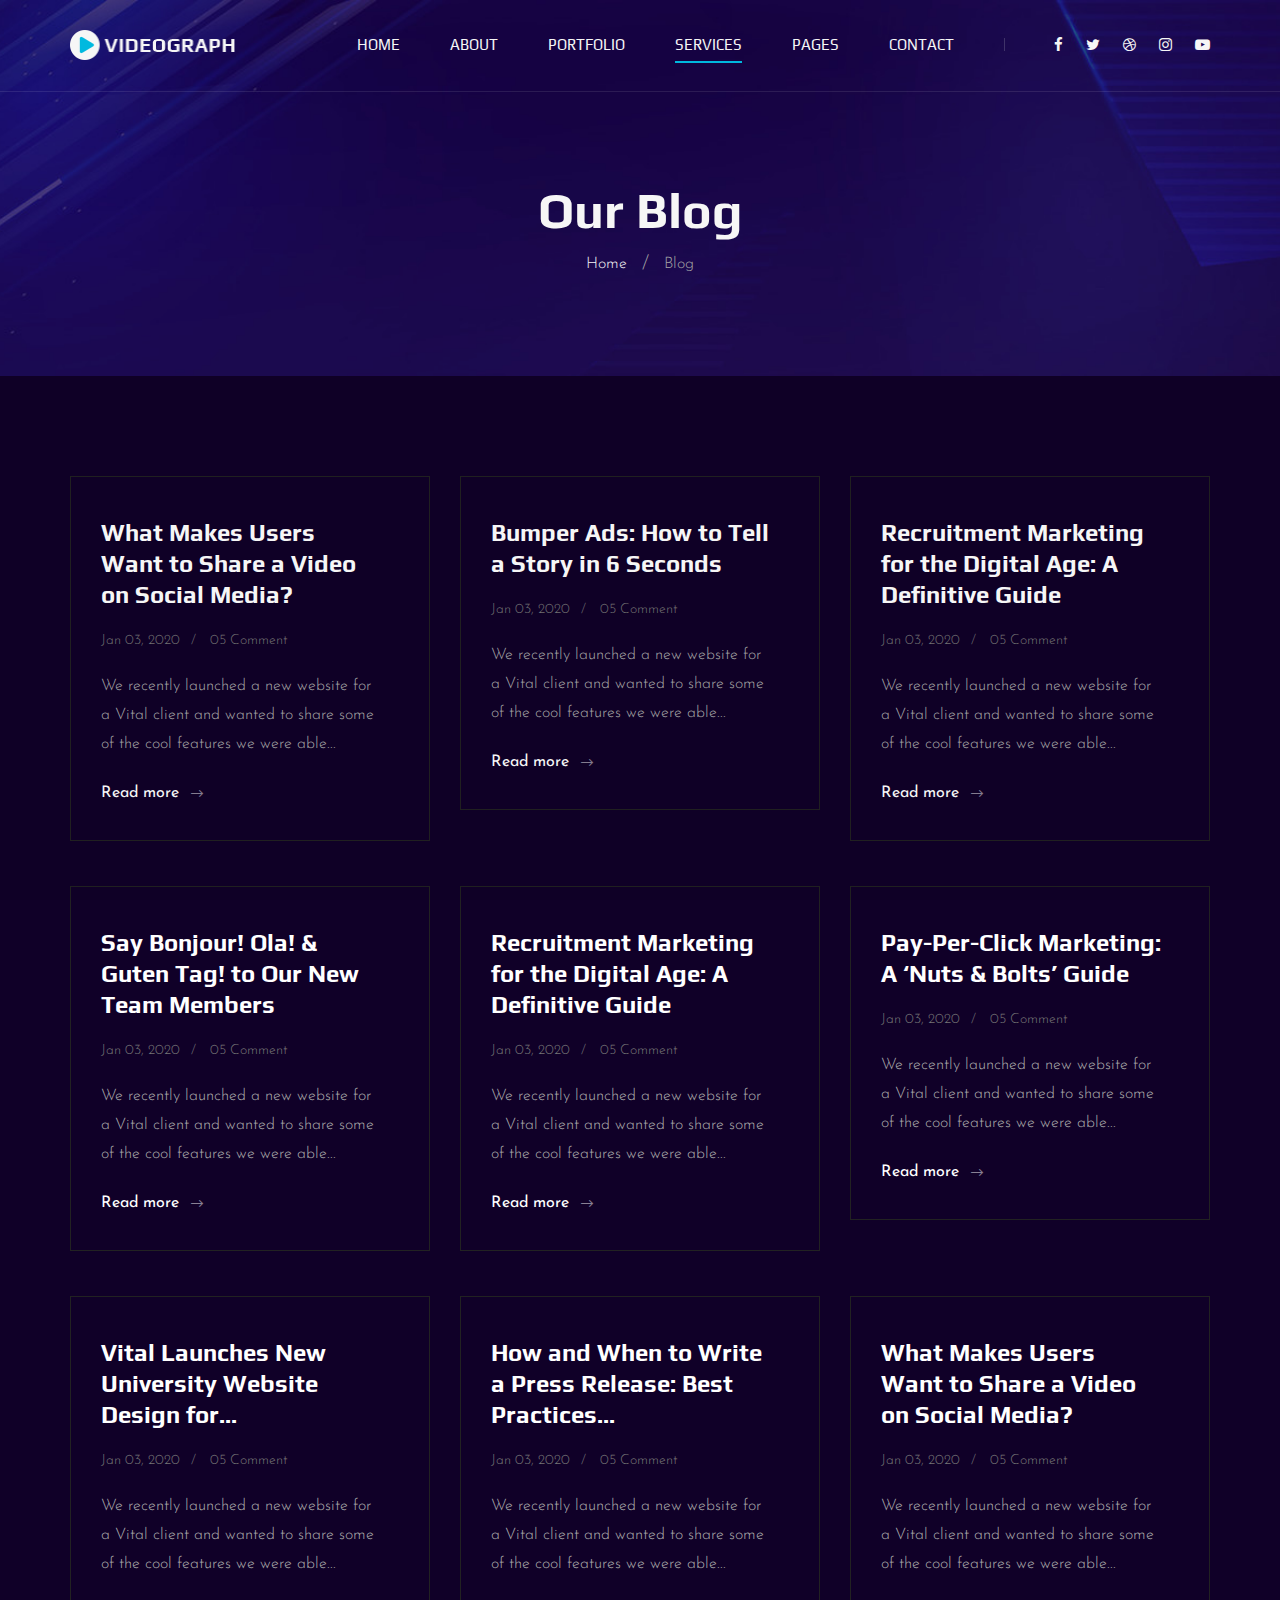
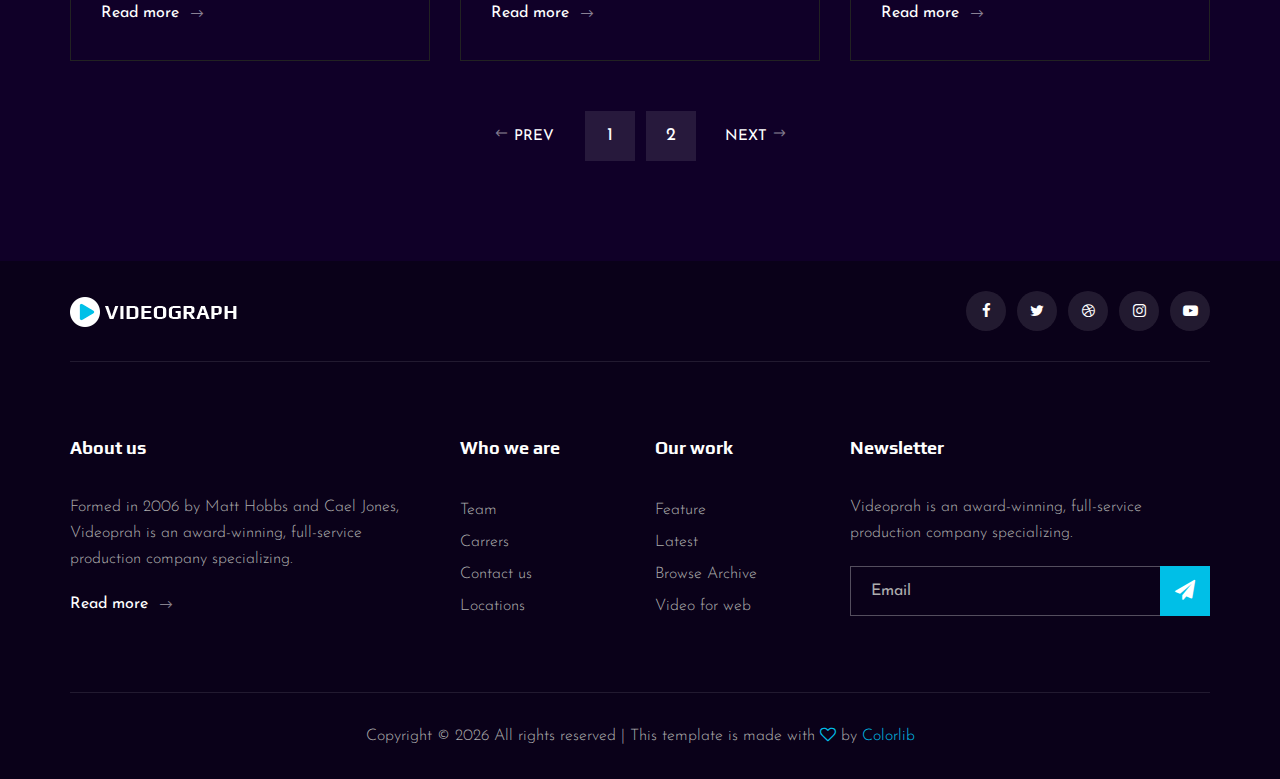
<file: blog.html>
<!DOCTYPE html>
<html lang="zxx">

<head>
    <meta charset="UTF-8">
    <meta name="description" content="Videograph Template">
    <meta name="keywords" content="Videograph, unica, creative, html">
    <meta name="viewport" content="width=device-width, initial-scale=1.0">
    <meta http-equiv="X-UA-Compatible" content="ie=edge">
    <title>Videograph | Template</title>

    <!-- Google Font -->
    <link href="https://fonts.googleapis.com/css2?family=Play:wght@400;700&display=swap" rel="stylesheet">
    <link href="https://fonts.googleapis.com/css2?family=Josefin+Sans:wght@300;400;500;600;700&display=swap"
        rel="stylesheet">

    <!-- Css Styles -->
    <link rel="stylesheet" href="css/bootstrap.min.css" type="text/css">
    <link rel="stylesheet" href="css/font-awesome.min.css" type="text/css">
    <link rel="stylesheet" href="css/elegant-icons.css" type="text/css">
    <link rel="stylesheet" href="css/owl.carousel.min.css" type="text/css">
    <link rel="stylesheet" href="css/magnific-popup.css" type="text/css">
    <link rel="stylesheet" href="css/slicknav.min.css" type="text/css">
    <link rel="stylesheet" href="css/style.css" type="text/css">
</head>

<body>
    <!-- Page Preloder -->
    <div id="preloder">
        <div class="loader"></div>
    </div>

    <!-- Header Section Begin -->
    <header class="header">
        <div class="container">
            <div class="row">
                <div class="col-lg-2">
                    <div class="header__logo">
                        <a href="./index.html"><img src="img/logo.png" alt=""></a>
                    </div>
                </div>
                <div class="col-lg-10">
                    <div class="header__nav__option">
                        <nav class="header__nav__menu mobile-menu">
                            <ul>
                                <li><a href="./index.html">Home</a></li>
                                <li><a href="./about.html">About</a></li>
                                <li><a href="./portfolio.html">Portfolio</a></li>
                                <li class="active"><a href="./services.html">Services</a></li>
                                <li><a href="#">Pages</a>
                                    <ul class="dropdown">
                                        <li><a href="./about.html">About</a></li>
                                        <li><a href="./portfolio.html">Portfolio</a></li>
                                        <li><a href="./blog.html">Blog</a></li>
                                        <li><a href="./blog-details.html">Blog Details</a></li>
                                    </ul>
                                </li>
                                <li><a href="./contact.html">Contact</a></li>
                            </ul>
                        </nav>
                        <div class="header__nav__social">
                            <a href="#"><i class="fa fa-facebook"></i></a>
                            <a href="#"><i class="fa fa-twitter"></i></a>
                            <a href="#"><i class="fa fa-dribbble"></i></a>
                            <a href="#"><i class="fa fa-instagram"></i></a>
                            <a href="#"><i class="fa fa-youtube-play"></i></a>
                        </div>
                    </div>
                </div>
            </div>
            <div id="mobile-menu-wrap"></div>
        </div>
    </header>
    <!-- Header End -->

    <!-- Breadcrumb Begin -->
    <div class="breadcrumb-option spad set-bg" data-setbg="img/breadcrumb-bg.jpg">
        <div class="container">
            <div class="row">
                <div class="col-lg-12 text-center">
                    <div class="breadcrumb__text">
                        <h2>Our Blog</h2>
                        <div class="breadcrumb__links">
                            <a href="#">Home</a>
                            <span>Blog</span>
                        </div>
                    </div>
                </div>
            </div>
        </div>
    </div>
    <!-- Breadcrumb End -->

    <!-- Blog Section Begin -->
    <section class="blog spad">
        <div class="container">
            <div class="row">
                <div class="col-lg-4 col-md-6 col-sm-6">
                    <div class="blog__item">
                        <h4>What Makes Users Want to Share a Video on Social Media?</h4>
                        <ul>
                            <li>Jan 03, 2020</li>
                            <li>05 Comment</li>
                        </ul>
                        <p>We recently launched a new website for a Vital client and wanted to share some of the cool
                            features we were able...</p>
                        <a href="#">Read more <span class="arrow_right"></span></a>
                    </div>
                </div>
                <div class="col-lg-4 col-md-6 col-sm-6">
                    <div class="blog__item">
                        <h4>Bumper Ads: How to Tell a Story in 6 Seconds</h4>
                        <ul>
                            <li>Jan 03, 2020</li>
                            <li>05 Comment</li>
                        </ul>
                        <p>We recently launched a new website for a Vital client and wanted to share some of the cool
                            features we were able...</p>
                        <a href="#">Read more <span class="arrow_right"></span></a>
                    </div>
                </div>
                <div class="col-lg-4 col-md-6 col-sm-6">
                    <div class="blog__item">
                        <h4>Recruitment Marketing for the Digital Age: A Definitive Guide</h4>
                        <ul>
                            <li>Jan 03, 2020</li>
                            <li>05 Comment</li>
                        </ul>
                        <p>We recently launched a new website for a Vital client and wanted to share some of the cool
                            features we were able...</p>
                        <a href="#">Read more <span class="arrow_right"></span></a>
                    </div>
                </div>
                <div class="col-lg-4 col-md-6 col-sm-6">
                    <div class="blog__item">
                        <h4>Say Bonjour! Ola! & Guten Tag! to Our New Team Members</h4>
                        <ul>
                            <li>Jan 03, 2020</li>
                            <li>05 Comment</li>
                        </ul>
                        <p>We recently launched a new website for a Vital client and wanted to share some of the cool
                            features we were able...</p>
                        <a href="#">Read more <span class="arrow_right"></span></a>
                    </div>
                </div>
                <div class="col-lg-4 col-md-6 col-sm-6">
                    <div class="blog__item">
                        <h4>Recruitment Marketing for the Digital Age: A Definitive Guide</h4>
                        <ul>
                            <li>Jan 03, 2020</li>
                            <li>05 Comment</li>
                        </ul>
                        <p>We recently launched a new website for a Vital client and wanted to share some of the cool
                            features we were able...</p>
                        <a href="#">Read more <span class="arrow_right"></span></a>
                    </div>
                </div>
                <div class="col-lg-4 col-md-6 col-sm-6">
                    <div class="blog__item">
                        <h4>Pay-Per-Click Marketing: A ‘Nuts & Bolts’ Guide</h4>
                        <ul>
                            <li>Jan 03, 2020</li>
                            <li>05 Comment</li>
                        </ul>
                        <p>We recently launched a new website for a Vital client and wanted to share some of the cool
                            features we were able...</p>
                        <a href="#">Read more <span class="arrow_right"></span></a>
                    </div>
                </div>
                <div class="col-lg-4 col-md-6 col-sm-6">
                    <div class="blog__item">
                        <h4>Vital Launches New University Website Design for...</h4>
                        <ul>
                            <li>Jan 03, 2020</li>
                            <li>05 Comment</li>
                        </ul>
                        <p>We recently launched a new website for a Vital client and wanted to share some of the cool
                            features we were able...</p>
                        <a href="#">Read more <span class="arrow_right"></span></a>
                    </div>
                </div>
                <div class="col-lg-4 col-md-6 col-sm-6">
                    <div class="blog__item">
                        <h4>How and When to Write a Press Release: Best Practices...</h4>
                        <ul>
                            <li>Jan 03, 2020</li>
                            <li>05 Comment</li>
                        </ul>
                        <p>We recently launched a new website for a Vital client and wanted to share some of the cool
                            features we were able...</p>
                        <a href="#">Read more <span class="arrow_right"></span></a>
                    </div>
                </div>
                <div class="col-lg-4 col-md-6 col-sm-6">
                    <div class="blog__item">
                        <h4>What Makes Users Want to Share a Video on Social Media?</h4>
                        <ul>
                            <li>Jan 03, 2020</li>
                            <li>05 Comment</li>
                        </ul>
                        <p>We recently launched a new website for a Vital client and wanted to share some of the cool
                            features we were able...</p>
                        <a href="#">Read more <span class="arrow_right"></span></a>
                    </div>
                </div>
            </div>
            <div class="row">
                <div class="col-lg-12">
                    <div class="pagination__option blog__pagi">
                        <a href="#" class="arrow__pagination left__arrow"><span class="arrow_left"></span> Prev</a>
                        <a href="#" class="number__pagination">1</a>
                        <a href="#" class="number__pagination">2</a>
                        <a href="#" class="arrow__pagination right__arrow">Next <span class="arrow_right"></span></a>
                    </div>
                </div>
            </div>
        </div>
    </section>
    <!-- Blog Section End -->

    <!-- Footer Section Begin -->
    <footer class="footer">
        <div class="container">
            <div class="footer__top">
                <div class="row">
                    <div class="col-lg-6 col-md-6">
                        <div class="footer__top__logo">
                            <a href="#"><img src="img/logo.png" alt=""></a>
                        </div>
                    </div>
                    <div class="col-lg-6 col-md-6">
                        <div class="footer__top__social">
                            <a href="#"><i class="fa fa-facebook"></i></a>
                            <a href="#"><i class="fa fa-twitter"></i></a>
                            <a href="#"><i class="fa fa-dribbble"></i></a>
                            <a href="#"><i class="fa fa-instagram"></i></a>
                            <a href="#"><i class="fa fa-youtube-play"></i></a>
                        </div>
                    </div>
                </div>
            </div>
            <div class="footer__option">
                <div class="row">
                    <div class="col-lg-4 col-md-6 col-sm-6">
                        <div class="footer__option__item">
                            <h5>About us</h5>
                            <p>Formed in 2006 by Matt Hobbs and Cael Jones, Videoprah is an award-winning, full-service
                                production company specializing.</p>
                            <a href="#" class="read__more">Read more <span class="arrow_right"></span></a>
                        </div>
                    </div>
                    <div class="col-lg-2 col-md-3 col-sm-3">
                        <div class="footer__option__item">
                            <h5>Who we are</h5>
                            <ul>
                                <li><a href="#">Team</a></li>
                                <li><a href="#">Carrers</a></li>
                                <li><a href="#">Contact us</a></li>
                                <li><a href="#">Locations</a></li>
                            </ul>
                        </div>
                    </div>
                    <div class="col-lg-2 col-md-3 col-sm-3">
                        <div class="footer__option__item">
                            <h5>Our work</h5>
                            <ul>
                                <li><a href="#">Feature</a></li>
                                <li><a href="#">Latest</a></li>
                                <li><a href="#">Browse Archive</a></li>
                                <li><a href="#">Video for web</a></li>
                            </ul>
                        </div>
                    </div>
                    <div class="col-lg-4 col-md-12">
                        <div class="footer__option__item">
                            <h5>Newsletter</h5>
                            <p>Videoprah is an award-winning, full-service production company specializing.</p>
                            <form action="#">
                                <input type="text" placeholder="Email">
                                <button type="submit"><i class="fa fa-send"></i></button>
                            </form>
                        </div>
                    </div>
                </div>
            </div>
            <div class="footer__copyright">
                <div class="row">
                    <div class="col-lg-12 text-center">
                        <!-- Link back to Colorlib can't be removed. Template is licensed under CC BY 3.0. -->
                        <p class="footer__copyright__text">Copyright &copy;
                            <script>
                                document.write(new Date().getFullYear());
                            </script>
                            All rights reserved | This template is made with <i class="fa fa-heart-o"
                                aria-hidden="true"></i> by <a href="https://colorlib.com" target="_blank">Colorlib</a>
                        </p>
                        <!-- Link back to Colorlib can't be removed. Template is licensed under CC BY 3.0. -->
                    </div>
                </div>
            </div>
        </div>
    </footer>
    <!-- Footer Section End -->

    <!-- Js Plugins -->
    <script src="js/jquery-3.3.1.min.js"></script>
    <script src="js/bootstrap.min.js"></script>
    <script src="js/jquery.magnific-popup.min.js"></script>
    <script src="js/mixitup.min.js"></script>
    <script src="js/masonry.pkgd.min.js"></script>
    <script src="js/jquery.slicknav.js"></script>
    <script src="js/owl.carousel.min.js"></script>
    <script src="js/main.js"></script>
</body>

</html>
</file>
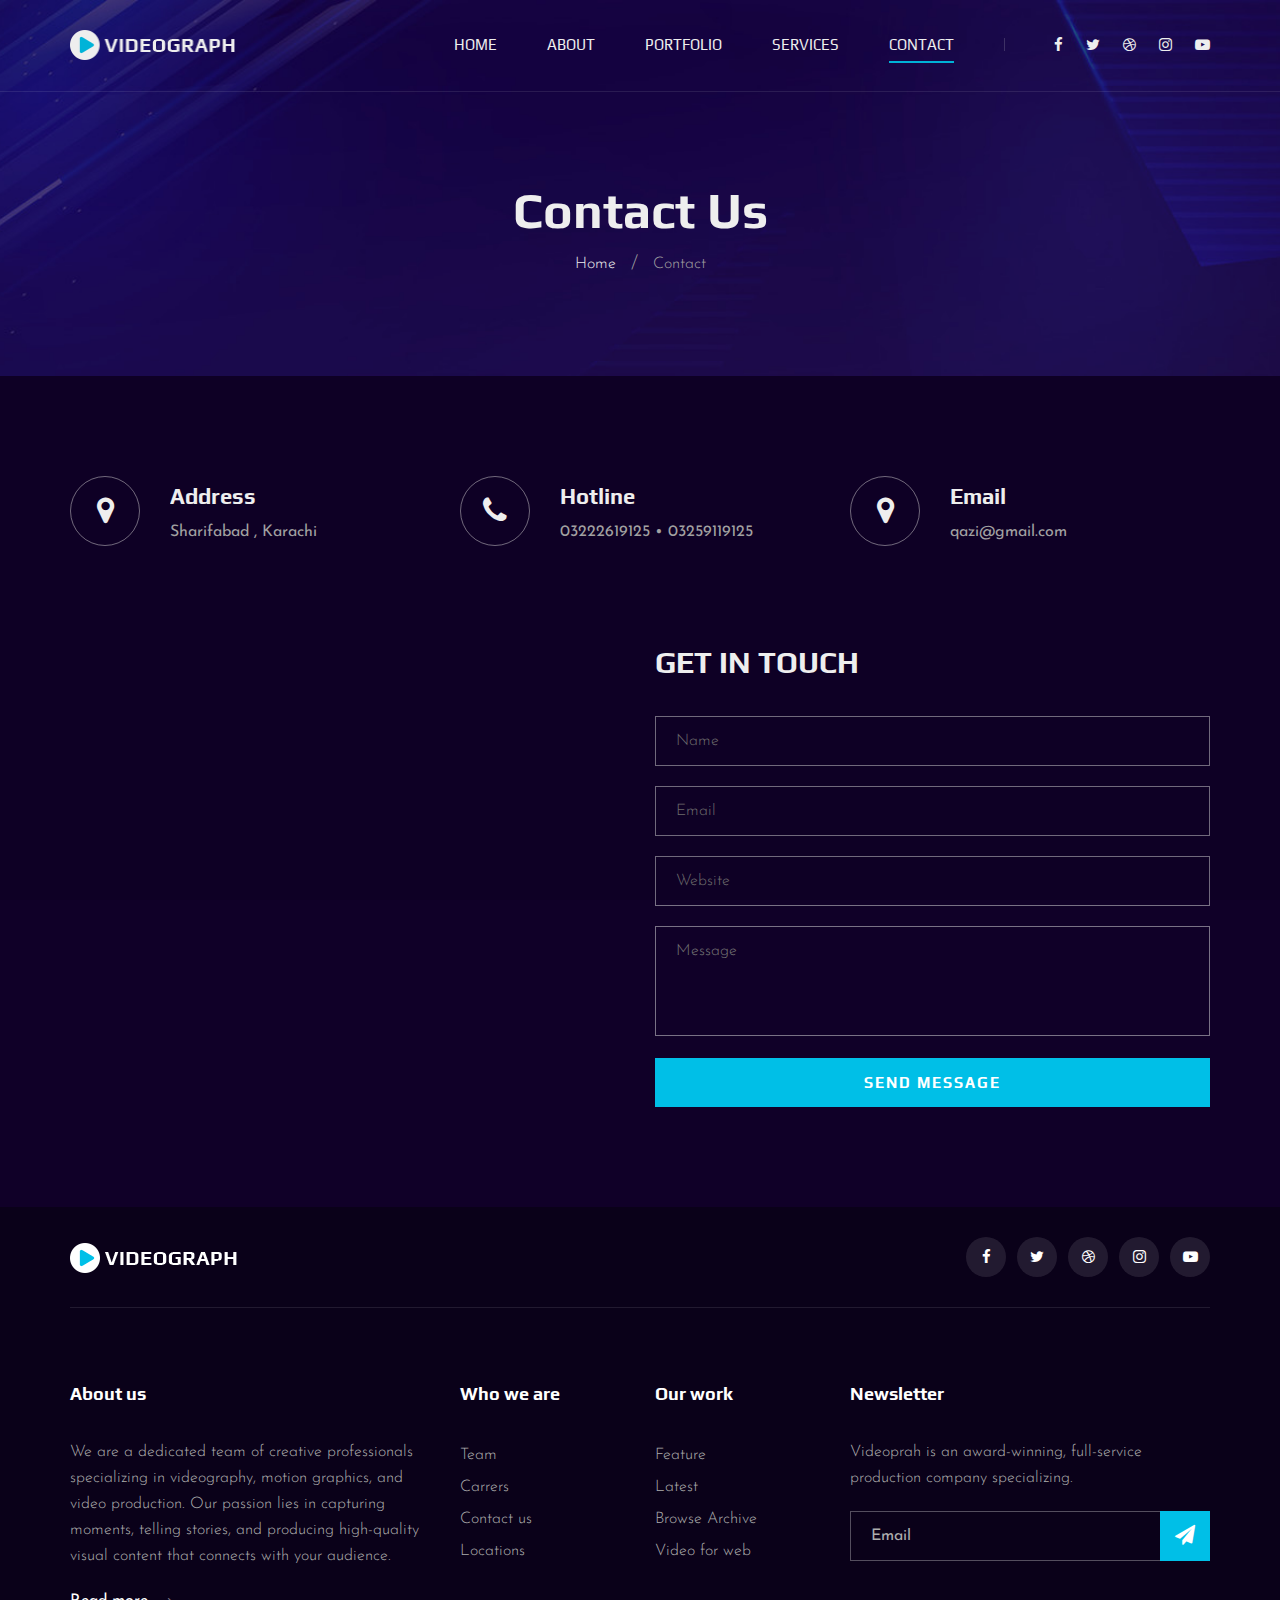
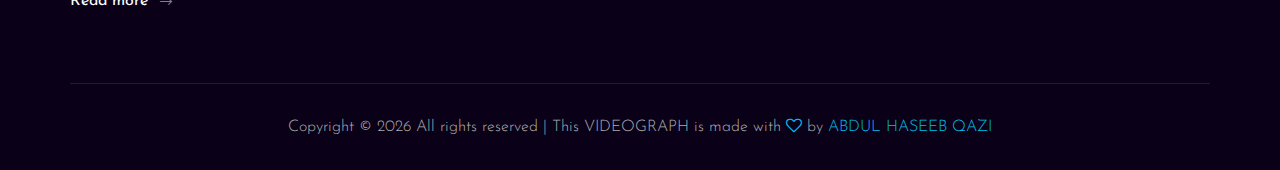
<file: contact.html>
<!DOCTYPE html>
<html lang="zxx">

<head>
    <meta charset="UTF-8">
    <meta name="description" content="Videograph Template">
    <meta name="keywords" content="Videograph, unica, creative, html">
    <meta name="viewport" content="width=device-width, initial-scale=1.0">
    <meta http-equiv="X-UA-Compatible" content="ie=edge">
    <link rel="shortcut icon" type="x icon" href="img/icons/si-3.png">

    <title>Videograph</title>

    <!-- Google Font -->
    <link href="https://fonts.googleapis.com/css2?family=Play:wght@400;700&display=swap" rel="stylesheet">
    <link href="https://fonts.googleapis.com/css2?family=Josefin+Sans:wght@300;400;500;600;700&display=swap"
        rel="stylesheet">

    <!-- Css Styles -->
    <link rel="stylesheet" href="css/bootstrap.min.css" type="text/css">
    <link rel="stylesheet" href="css/font-awesome.min.css" type="text/css">
    <link rel="stylesheet" href="css/elegant-icons.css" type="text/css">
    <link rel="stylesheet" href="css/owl.carousel.min.css" type="text/css">
    <link rel="stylesheet" href="css/magnific-popup.css" type="text/css">
    <link rel="stylesheet" href="css/slicknav.min.css" type="text/css">
    <link rel="stylesheet" href="css/style.css" type="text/css">
</head>

<body>
    <!-- Page Preloder -->
    <div id="preloder">
        <div class="loader"></div>
    </div>

    <!-- Header Section Begin -->
    <header class="header">
        <div class="container">
            <div class="row">
                <div class="col-lg-2">
                    <div class="header__logo">
                        <a href="./index.html"><img src="img/logo.png" alt=""></a>
                    </div>
                </div>
                <div class="col-lg-10">
                    <div class="header__nav__option">
                        <nav class="header__nav__menu mobile-menu">
                            <ul>
                                <li><a href="./index.html">Home</a></li>
                                <li><a href="./about.html">About</a></li>
                                <li><a href="./portfolio.html">Portfolio</a></li>
                                <li><a href="./services.html">Services</a></li>
                                <!-- <li><a href="#">Pages</a>
                                    <ul class="dropdown">
                                        <li><a href="./about.html">About</a></li>
                                        <li><a href="./portfolio.html">Portfolio</a></li>
                                        <li><a href="./blog.html">Blog</a></li>
                                        <li><a href="./blog-details.html">Blog Details</a></li>
                                    </ul>
                                </li> -->
                                <li class="active"><a href="./contact.html">Contact</a></li>
                            </ul>
                        </nav>
                        <div class="header__nav__social">
                            <a href="#"><i class="fa fa-facebook"></i></a>
                            <a href="#"><i class="fa fa-twitter"></i></a>
                            <a href="#"><i class="fa fa-dribbble"></i></a>
                            <a href="#"><i class="fa fa-instagram"></i></a>
                            <a href="#"><i class="fa fa-youtube-play"></i></a>
                        </div>
                    </div>
                </div>
            </div>
            <div id="mobile-menu-wrap"></div>
        </div>
    </header>
    <!-- Header End -->

    <!-- Breadcrumb Begin -->
    <div class="breadcrumb-option spad set-bg" data-setbg="img/breadcrumb-bg.jpg">
        <div class="container">
            <div class="row">
                <div class="col-lg-12 text-center">
                    <div class="breadcrumb__text">
                        <h2>Contact Us</h2>
                        <div class="breadcrumb__links">
                            <a href="#">Home</a>
                            <span>Contact</span>
                        </div>
                    </div>
                </div>
            </div>
        </div>
    </div>
    <!-- Breadcrumb End -->

    <!-- Contact Widget Section Begin -->
    <section class="contact-widget spad">
        <div class="container">
            <div class="row">
                <div class="col-lg-4 col-md-6 col-md-6 col-md-3">
                    <div class="contact__widget__item">
                        <div class="contact__widget__item__icon">
                            <i class="fa fa-map-marker"></i>
                        </div>
                        <div class="contact__widget__item__text">
                            <h4>Address</h4>
                            <p>Sharifabad , Karachi</p>
                        </div>
                    </div>
                </div>
                <div class="col-lg-4 col-md-6 col-md-6 col-md-3">
                    <div class="contact__widget__item">
                        <div class="contact__widget__item__icon">
                            <i class="fa fa-phone"></i>
                        </div>
                        <div class="contact__widget__item__text">
                            <h4>Hotline</h4>
                            <p>03222619125 • 03259119125</p>
                        </div>
                    </div>
                </div>
                <div class="col-lg-4 col-md-6 col-md-6 col-md-3">
                    <div class="contact__widget__item">
                        <div class="contact__widget__item__icon">
                            <i class="fa fa-map-marker"></i>
                        </div>
                        <div class="contact__widget__item__text">
                            <h4>Email</h4>
                            <p>qazi@gmail.com</p>
                        </div>
                    </div>
                </div>
            </div>
        </div>
    </section>
    <!-- Contact Widget Section End -->

    <!-- Call To Action Section Begin -->
    <section class="contact spad">
        <div class="container">
            <div class="row">
                <div class="col-lg-6 col-md-6">
                    <div class="contact__map">
                        <iframe src="https://www.google.com/maps/embed?pb=!1m18!1m12!1m3!1d3496.084127274195!2d67.05081832522548!3d24.912016877895567!2m3!1f0!2f0!3f0!3m2!1i1024!2i768!4f13.1!3m3!1m2!1s0x3eb33f0f1e85a303%3A0x8eb0ba0f66c6a795!2sSharifabad%20Block%201%20Gulberg%20Town%2C%20Karachi%2C%20Karachi%20City%2C%20Sindh%2C%20Pakistan!5e1!3m2!1sen!2s!4v1728973007118!5m2!1sen!2s" width="600" height="450" style="border:0;" allowfullscreen="" loading="lazy" referrerpolicy="no-referrer-when-downgrade"></iframe>
                    </div>
                </div>
                <div class="col-lg-6 col-md-6">
                    <div class="contact__form">
                        <h3>Get in touch</h3>
                        <form action="#">
                            <input type="text" placeholder="Name">
                            <input type="text" placeholder="Email">
                            <input type="text" placeholder="Website">
                            <textarea placeholder="Message"></textarea>
                            <button type="submit" class="site-btn">Send Message</button>
                        </form>
                    </div>
                </div>
            </div>
        </div>
    </section>
    <!-- Call To Action Section End -->

    <!-- Footer Section Begin -->
    <footer class="footer">
        <div class="container">
            <div class="footer__top">
                <div class="row">
                    <div class="col-lg-6 col-md-6">
                        <div class="footer__top__logo">
                            <a href="#"><img src="img/logo.png" alt=""></a>
                        </div>
                    </div>
                    <div class="col-lg-6 col-md-6">
                        <div class="footer__top__social">
                            <a href="#"><i class="fa fa-facebook"></i></a>
                            <a href="#"><i class="fa fa-twitter"></i></a>
                            <a href="#"><i class="fa fa-dribbble"></i></a>
                            <a href="#"><i class="fa fa-instagram"></i></a>
                            <a href="#"><i class="fa fa-youtube-play"></i></a>
                        </div>
                    </div>
                </div>
            </div>
            <div class="footer__option">
                <div class="row">
                    <div class="col-lg-4 col-md-6 col-sm-6">
                        <div class="footer__option__item">
                            <h5>About us</h5>
                            <p>We are a dedicated team of creative professionals specializing in videography, motion graphics, and video production. Our passion lies in capturing moments, telling stories, and producing high-quality visual content that connects with your audience.</p>
                            <a href="#" class="read__more">Read more <span class="arrow_right"></span></a>
                        </div>
                    </div>
                    <div class="col-lg-2 col-md-3 col-sm-3">
                        <div class="footer__option__item">
                            <h5>Who we are</h5>
                            <ul>
                                <li><a href="#">Team</a></li>
                                <li><a href="#">Carrers</a></li>
                                <li><a href="#">Contact us</a></li>
                                <li><a href="#">Locations</a></li>
                            </ul>
                        </div>
                    </div>
                    <div class="col-lg-2 col-md-3 col-sm-3">
                        <div class="footer__option__item">
                            <h5>Our work</h5>
                            <ul>
                                <li><a href="#">Feature</a></li>
                                <li><a href="#">Latest</a></li>
                                <li><a href="#">Browse Archive</a></li>
                                <li><a href="#">Video for web</a></li>
                            </ul>
                        </div>
                    </div>
                    <div class="col-lg-4 col-md-12">
                        <div class="footer__option__item">
                            <h5>Newsletter</h5>
                            <p>Videoprah is an award-winning, full-service production company specializing.</p>
                            <form action="#">
                                <input type="text" placeholder="Email">
                                <button type="submit"><i class="fa fa-send"></i></button>
                            </form>
                        </div>
                    </div>
                </div>
            </div>
            <div class="footer__copyright">
                <div class="row">
                    <div class="col-lg-12 text-center">
                        <!-- Link back to Colorlib can't be removed. Template is licensed under CC BY 3.0. -->
                        <p class="footer__copyright__text">Copyright &copy;
                            <script>
                                document.write(new Date().getFullYear());
                            </script>
                            All rights reserved | This VIDEOGRAPH is made with <i class="fa fa-heart-o"
                                aria-hidden="true"></i> by <a href="https://colorlib.com" target="_blank">ABDUL HASEEB QAZI</a>
                        </p>
                        <!-- Link back to Colorlib can't be removed. Template is licensed under CC BY 3.0. -->
                    </div>
                </div>
            </div>
        </div>
    </footer>
    <!-- Footer Section End -->

    <!-- Js Plugins -->
    <script src="js/jquery-3.3.1.min.js"></script>
    <script src="js/bootstrap.min.js"></script>
    <script src="js/jquery.magnific-popup.min.js"></script>
    <script src="js/mixitup.min.js"></script>
    <script src="js/masonry.pkgd.min.js"></script>
    <script src="js/jquery.slicknav.js"></script>
    <script src="js/owl.carousel.min.js"></script>
    <script src="js/main.js"></script>
</body>

</html>
</file>
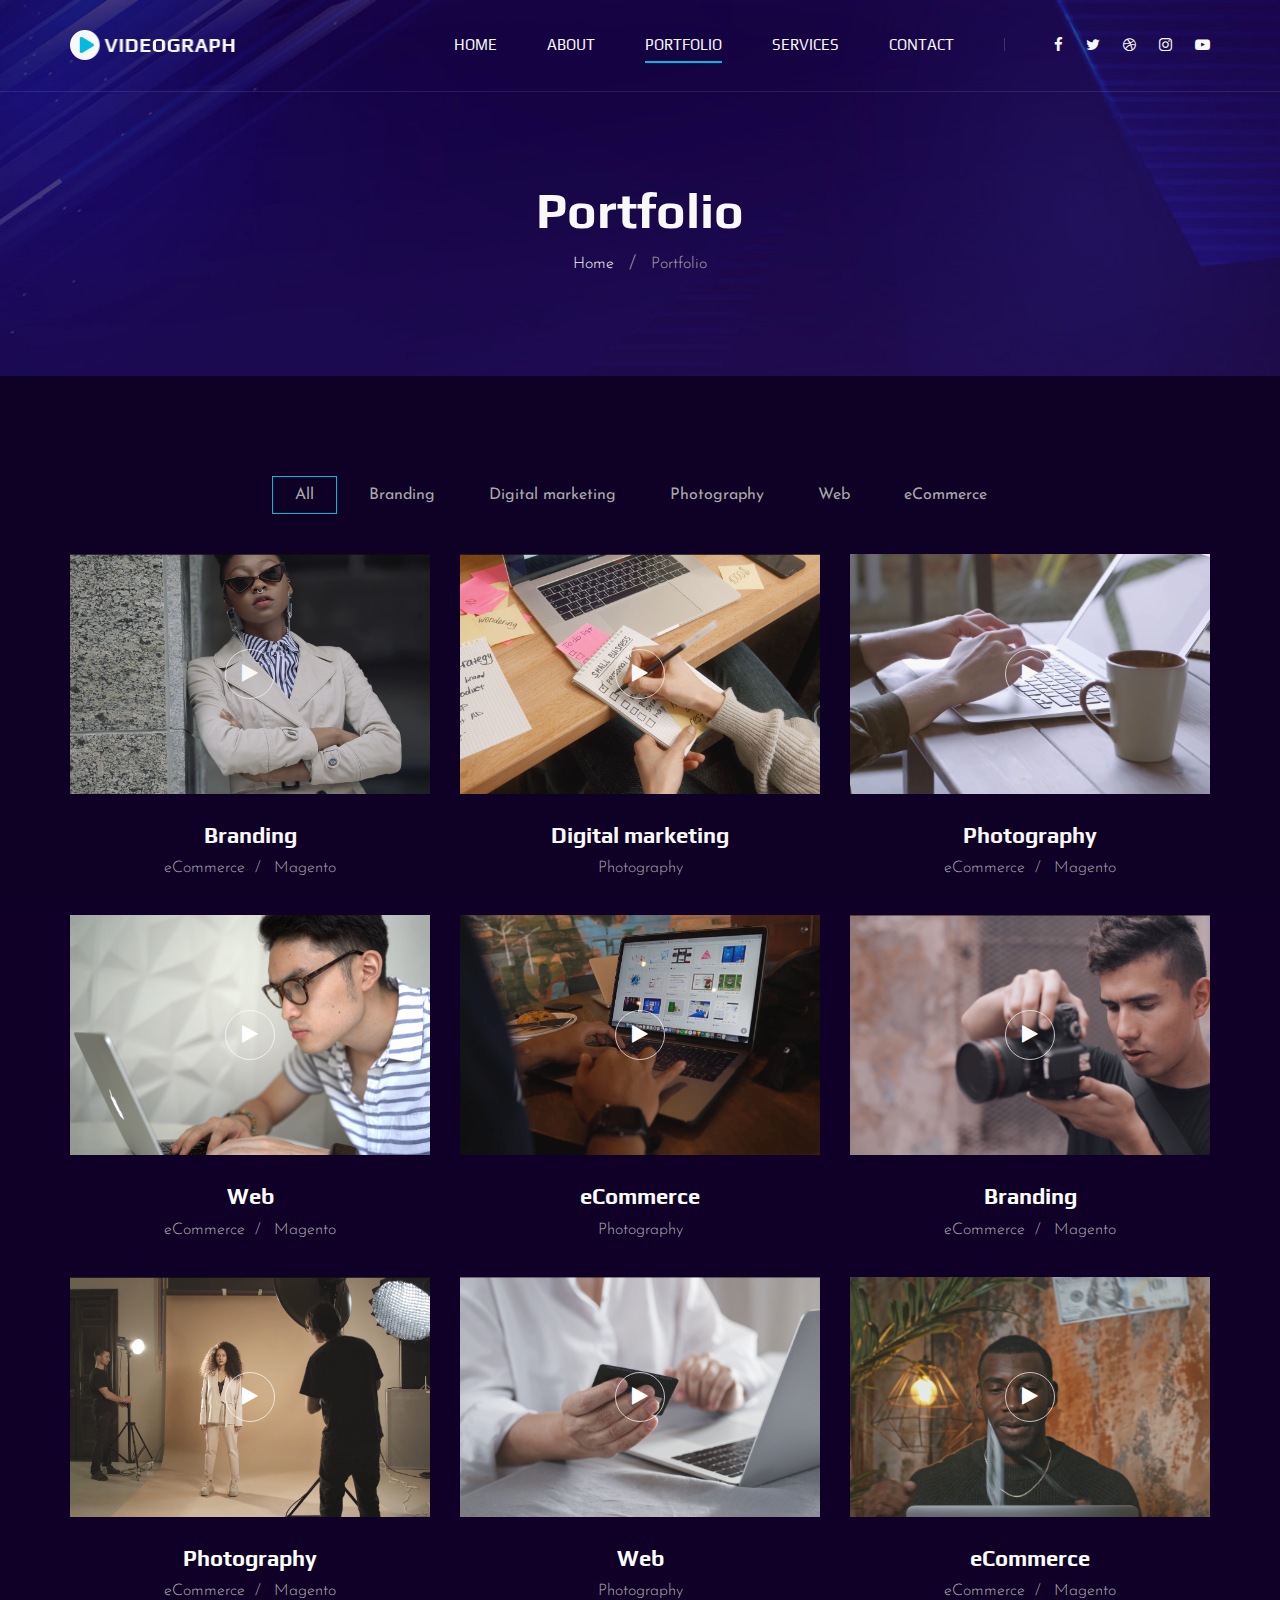
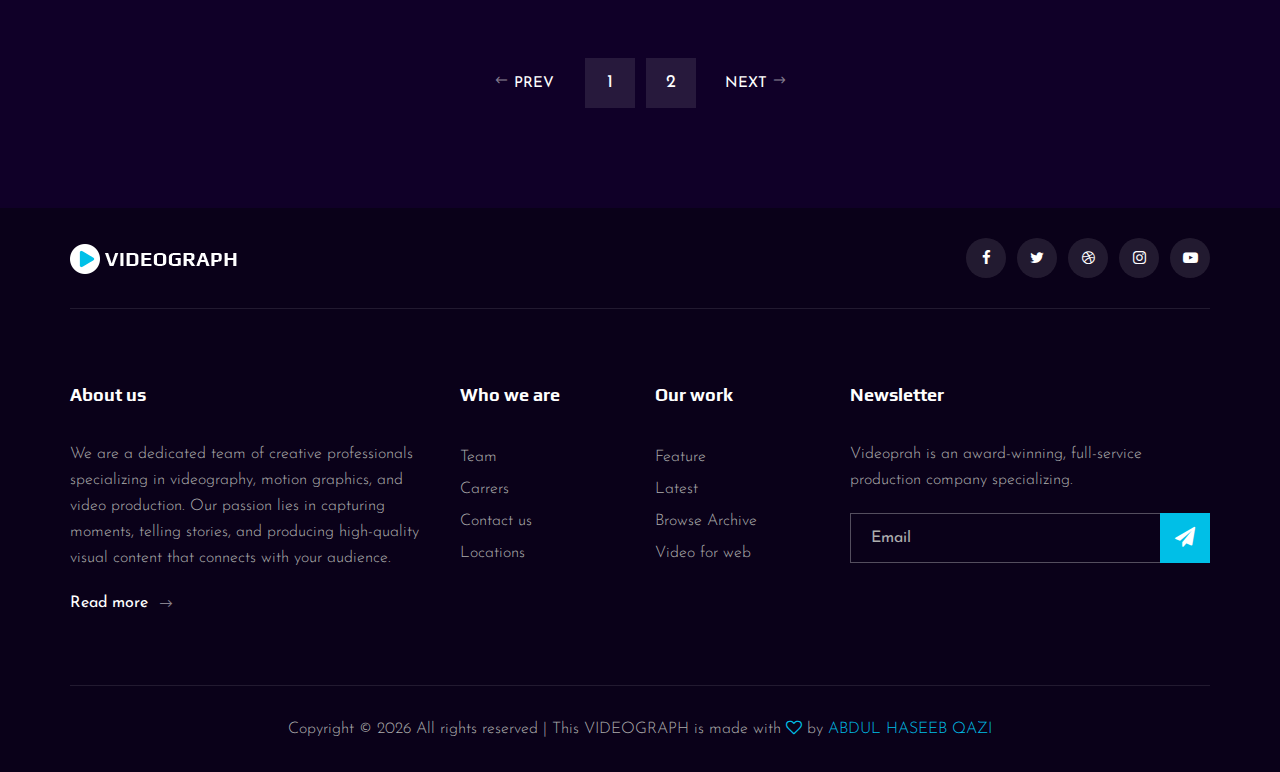
<file: portfolio.html>
<!DOCTYPE html>
<html lang="zxx">

<head>
    <meta charset="UTF-8">
    <meta name="description" content="Videograph Template">
    <meta name="keywords" content="Videograph, unica, creative, html">
    <meta name="viewport" content="width=device-width, initial-scale=1.0">
    <meta http-equiv="X-UA-Compatible" content="ie=edge">
    <link rel="shortcut icon" type="x icon" href="img/icons/si-3.png">

    <title>Videograph</title>

    <!-- Google Font -->
    <link href="https://fonts.googleapis.com/css2?family=Play:wght@400;700&display=swap" rel="stylesheet">
    <link href="https://fonts.googleapis.com/css2?family=Josefin+Sans:wght@300;400;500;600;700&display=swap"
        rel="stylesheet">

    <!-- Css Styles -->
    <link rel="stylesheet" href="css/bootstrap.min.css" type="text/css">
    <link rel="stylesheet" href="css/font-awesome.min.css" type="text/css">
    <link rel="stylesheet" href="css/elegant-icons.css" type="text/css">
    <link rel="stylesheet" href="css/owl.carousel.min.css" type="text/css">
    <link rel="stylesheet" href="css/magnific-popup.css" type="text/css">
    <link rel="stylesheet" href="css/slicknav.min.css" type="text/css">
    <link rel="stylesheet" href="css/style.css" type="text/css">
</head>

<body>
    <!-- Page Preloder -->
    <div id="preloder">
        <div class="loader"></div>
    </div>

    <!-- Header Section Begin -->
    <header class="header">
        <div class="container">
            <div class="row">
                <div class="col-lg-2">
                    <div class="header__logo">
                        <a href="./index.html"><img src="img/logo.png" alt=""></a>
                    </div>
                </div>
                <div class="col-lg-10">
                    <div class="header__nav__option">
                        <nav class="header__nav__menu mobile-menu">
                            <ul>
                                <li><a href="./index.html">Home</a></li>
                                <li><a href="./about.html">About</a></li>
                                <li class="active"><a href="./portfolio.html">Portfolio</a></li>
                                <li><a href="./services.html">Services</a></li>
                                <!-- <li><a href="#">Pages</a>
                                    <ul class="dropdown">
                                        <li><a href="./about.html">About</a></li>
                                        <li><a href="./portfolio.html">Portfolio</a></li>
                                        <li><a href="./blog.html">Blog</a></li>
                                        <li><a href="./blog-details.html">Blog Details</a></li>
                                    </ul>
                                </li> -->
                                <li><a href="./contact.html">Contact</a></li>
                            </ul>
                        </nav>
                        <div class="header__nav__social">
                            <a href="#"><i class="fa fa-facebook"></i></a>
                            <a href="#"><i class="fa fa-twitter"></i></a>
                            <a href="#"><i class="fa fa-dribbble"></i></a>
                            <a href="#"><i class="fa fa-instagram"></i></a>
                            <a href="#"><i class="fa fa-youtube-play"></i></a>
                        </div>
                    </div>
                </div>
            </div>
            <div id="mobile-menu-wrap"></div>
        </div>
    </header>
    <!-- Header End -->

    <!-- Breadcrumb Begin -->
    <div class="breadcrumb-option spad set-bg" data-setbg="img/breadcrumb-bg.jpg">
        <div class="container">
            <div class="row">
                <div class="col-lg-12 text-center">
                    <div class="breadcrumb__text">
                        <h2>Portfolio</h2>
                        <div class="breadcrumb__links">
                            <a href="#">Home</a>
                            <span>Portfolio</span>
                        </div>
                    </div>
                </div>
            </div>
        </div>
    </div>
    <!-- Breadcrumb End -->

    <!-- Portfolio Section Begin -->
    <section class="portfolio spad">
        <div class="container">
            <div class="row">
                <div class="col-lg-12">
                    <ul class="portfolio__filter">
                        <li class="active" data-filter="*">All</li>
                        <li data-filter=".branding">Branding</li>
                        <li data-filter=".digital-marketing">Digital marketing</li>
                        <li data-filter=".web">Photography</li>
                        <li data-filter=".photography">Web</li>
                        <li data-filter=" .ecommerce">eCommerce</li>
                    </ul>
                </div>
            </div>
            <div class="row portfolio__gallery">
                <div class="col-lg-4 col-md-6 col-sm-6 mix branding">
                    <div class="portfolio__item">
                        <div class="portfolio__item__video set-bg" data-setbg="img/portfolio/1-1.png">
                            <a href="img/portfolio/1.mp4" class="play-btn video-popup"><i
                                    class="fa fa-play"></i></a>
                        </div>
                        <div class="portfolio__item__text">
                            <h4>Branding</h4>
                            <ul>
                                <li>eCommerce</li>
                                <li>Magento</li>
                            </ul>
                        </div>
                    </div>
                </div>
                <div class="col-lg-4 col-md-6 col-sm-6 mix digital-marketing">
                    <div class="portfolio__item">
                        <div class="portfolio__item__video set-bg" data-setbg="img/portfolio/2-2.png">
                            <a href="img/portfolio/2.mp4" class="play-btn video-popup"><i
                                    class="fa fa-play"></i></a>
                        </div>
                        <div class="portfolio__item__text">
                            <h4>Digital marketing</h4>
                            <span>Photography</span>
                        </div>
                    </div>
                </div>
                <div class="col-lg-4 col-md-6 col-sm-6 mix web">
                    <div class="portfolio__item">
                        <div class="portfolio__item__video set-bg" data-setbg="img/portfolio/3-3.png">
                            <a href="img/portfolio/3.mp4" class="play-btn video-popup"><i
                                    class="fa fa-play"></i></a>
                        </div>
                        <div class="portfolio__item__text">
                            <h4>Photography</h4>
                            <ul>
                                <li>eCommerce</li>
                                <li>Magento</li>
                            </ul>
                        </div>
                    </div>
                </div>
                <div class="col-lg-4 col-md-6 col-sm-6 mix photography">
                    <div class="portfolio__item">
                        <div class="portfolio__item__video set-bg" data-setbg="img/portfolio/4-4.png">
                            <a href="img/portfolio/4.mp4" class="play-btn video-popup"><i
                                    class="fa fa-play"></i></a>
                        </div>
                        <div class="portfolio__item__text">
                            <h4>Web</h4>
                            <ul>
                                <li>eCommerce</li>
                                <li>Magento</li>
                            </ul>
                        </div>
                    </div>
                </div>
                <div class="col-lg-4 col-md-6 col-sm-6 mix ecommerce">
                    <div class="portfolio__item">
                        <div class="portfolio__item__video set-bg" data-setbg="img/portfolio/5-5.png">
                            <a href="img/portfolio/5.mp4" class="play-btn video-popup"><i
                                    class="fa fa-play"></i></a>
                        </div>
                        <div class="portfolio__item__text">
                            <h4>eCommerce</h4>
                            <span>Photography</span>
                        </div>
                    </div>
                </div>
                <div class="col-lg-4 col-md-6 col-sm-6 mix branding">
                    <div class="portfolio__item">
                        <div class="portfolio__item__video set-bg" data-setbg="img/portfolio/6-6.png">
                            <a href="img/portfolio/6.mp4" class="play-btn video-popup"><i
                                    class="fa fa-play"></i></a>
                        </div>
                        <div class="portfolio__item__text">
                            <h4>Branding</h4>
                            <ul>
                                <li>eCommerce</li>
                                <li>Magento</li>
                            </ul>
                        </div>
                    </div>
                </div>
                <div class="col-lg-4 col-md-6 col-sm-6 mix web">
                    <div class="portfolio__item">
                        <div class="portfolio__item__video set-bg" data-setbg="img/portfolio/7-7.png">
                            <a href="img/portfolio/7.mp4" class="play-btn video-popup"><i
                                    class="fa fa-play"></i></a>
                        </div>
                        <div class="portfolio__item__text">
                            <h4>Photography</h4>
                            <ul>
                                <li>eCommerce</li>
                                <li>Magento</li>
                            </ul>
                        </div>
                    </div>
                </div>
                <div class="col-lg-4 col-md-6 col-sm-6 mix photography">
                    <div class="portfolio__item">
                        <div class="portfolio__item__video set-bg" data-setbg="img/portfolio/8-8.png">
                            <a href="img/portfolio/8.mp4" class="play-btn video-popup"><i
                                    class="fa fa-play"></i></a>
                        </div>
                        <div class="portfolio__item__text">
                            <h4>Web</h4>
                            <span>Photography</span>
                        </div>
                    </div>
                </div>
                <div class="col-lg-4 col-md-6 col-sm-6 mix ecommerce">
                    <div class="portfolio__item">
                        <div class="portfolio__item__video set-bg" data-setbg="img/portfolio/9-9.png">
                            <a href="img/portfolio/9.mp4" class="play-btn video-popup"><i
                                    class="fa fa-play"></i></a>
                        </div>
                        <div class="portfolio__item__text">
                            <h4>eCommerce</h4>
                            <ul>
                                <li>eCommerce</li>
                                <li>Magento</li>
                            </ul>
                        </div>
                    </div>
                </div>
            </div>
            <div class="row">
                <div class="col-lg-12">
                    <div class="pagination__option">
                        <a href="#" class="arrow__pagination left__arrow"><span class="arrow_left"></span> Prev</a>
                        <a href="#" class="number__pagination">1</a>
                        <a href="#" class="number__pagination">2</a>
                        <a href="#" class="arrow__pagination right__arrow">Next <span class="arrow_right"></span></a>
                    </div>
                </div>
            </div>
        </div>
    </section>
    <!-- Portfolio Section End -->

    <!-- Footer Section Begin -->
    <footer class="footer">
        <div class="container">
            <div class="footer__top">
                <div class="row">
                    <div class="col-lg-6 col-md-6">
                        <div class="footer__top__logo">
                            <a href="#"><img src="img/logo.png" alt=""></a>
                        </div>
                    </div>
                    <div class="col-lg-6 col-md-6">
                        <div class="footer__top__social">
                            <a href="#"><i class="fa fa-facebook"></i></a>
                            <a href="#"><i class="fa fa-twitter"></i></a>
                            <a href="#"><i class="fa fa-dribbble"></i></a>
                            <a href="#"><i class="fa fa-instagram"></i></a>
                            <a href="#"><i class="fa fa-youtube-play"></i></a>
                        </div>
                    </div>
                </div>
            </div>
            <div class="footer__option">
                <div class="row">
                    <div class="col-lg-4 col-md-6 col-sm-6">
                        <div class="footer__option__item">
                            <h5>About us</h5>
                            <p>We are a dedicated team of creative professionals specializing in videography, motion graphics, and video production. Our passion lies in capturing moments, telling stories, and producing high-quality visual content that connects with your audience.</p>
                            <a href="#" class="read__more">Read more <span class="arrow_right"></span></a>
                        </div>
                    </div>
                    <div class="col-lg-2 col-md-3 col-sm-3">
                        <div class="footer__option__item">
                            <h5>Who we are</h5>
                            <ul>
                                <li><a href="#">Team</a></li>
                                <li><a href="#">Carrers</a></li>
                                <li><a href="#">Contact us</a></li>
                                <li><a href="#">Locations</a></li>
                            </ul>
                        </div>
                    </div>
                    <div class="col-lg-2 col-md-3 col-sm-3">
                        <div class="footer__option__item">
                            <h5>Our work</h5>
                            <ul>
                                <li><a href="#">Feature</a></li>
                                <li><a href="#">Latest</a></li>
                                <li><a href="#">Browse Archive</a></li>
                                <li><a href="#">Video for web</a></li>
                            </ul>
                        </div>
                    </div>
                    <div class="col-lg-4 col-md-12">
                        <div class="footer__option__item">
                            <h5>Newsletter</h5>
                            <p>Videoprah is an award-winning, full-service production company specializing.</p>
                            <form action="#">
                                <input type="text" placeholder="Email">
                                <button type="submit"><i class="fa fa-send"></i></button>
                            </form>
                        </div>
                    </div>
                </div>
            </div>
            <div class="footer__copyright">
                <div class="row">
                    <div class="col-lg-12 text-center">
                        <!-- Link back to Colorlib can't be removed. Template is licensed under CC BY 3.0. -->
                        <p class="footer__copyright__text">Copyright &copy;
                            <script>
                                document.write(new Date().getFullYear());
                            </script>
                            All rights reserved | This VIDEOGRAPH is made with <i class="fa fa-heart-o"
                                aria-hidden="true"></i> by <a href="https://colorlib.com" target="_blank">ABDUL HASEEB QAZI</a>
                        </p>
                        <!-- Link back to Colorlib can't be removed. Template is licensed under CC BY 3.0. -->
                    </div>
                </div>
            </div>
        </div>
    </footer>
    <!-- Footer Section End -->

    <!-- Js Plugins -->
    <script src="js/jquery-3.3.1.min.js"></script>
    <script src="js/bootstrap.min.js"></script>
    <script src="js/jquery.magnific-popup.min.js"></script>
    <script src="js/mixitup.min.js"></script>
    <script src="js/masonry.pkgd.min.js"></script>
    <script src="js/jquery.slicknav.js"></script>
    <script src="js/owl.carousel.min.js"></script>
    <script src="js/main.js"></script>
</body>

</html>
</file>
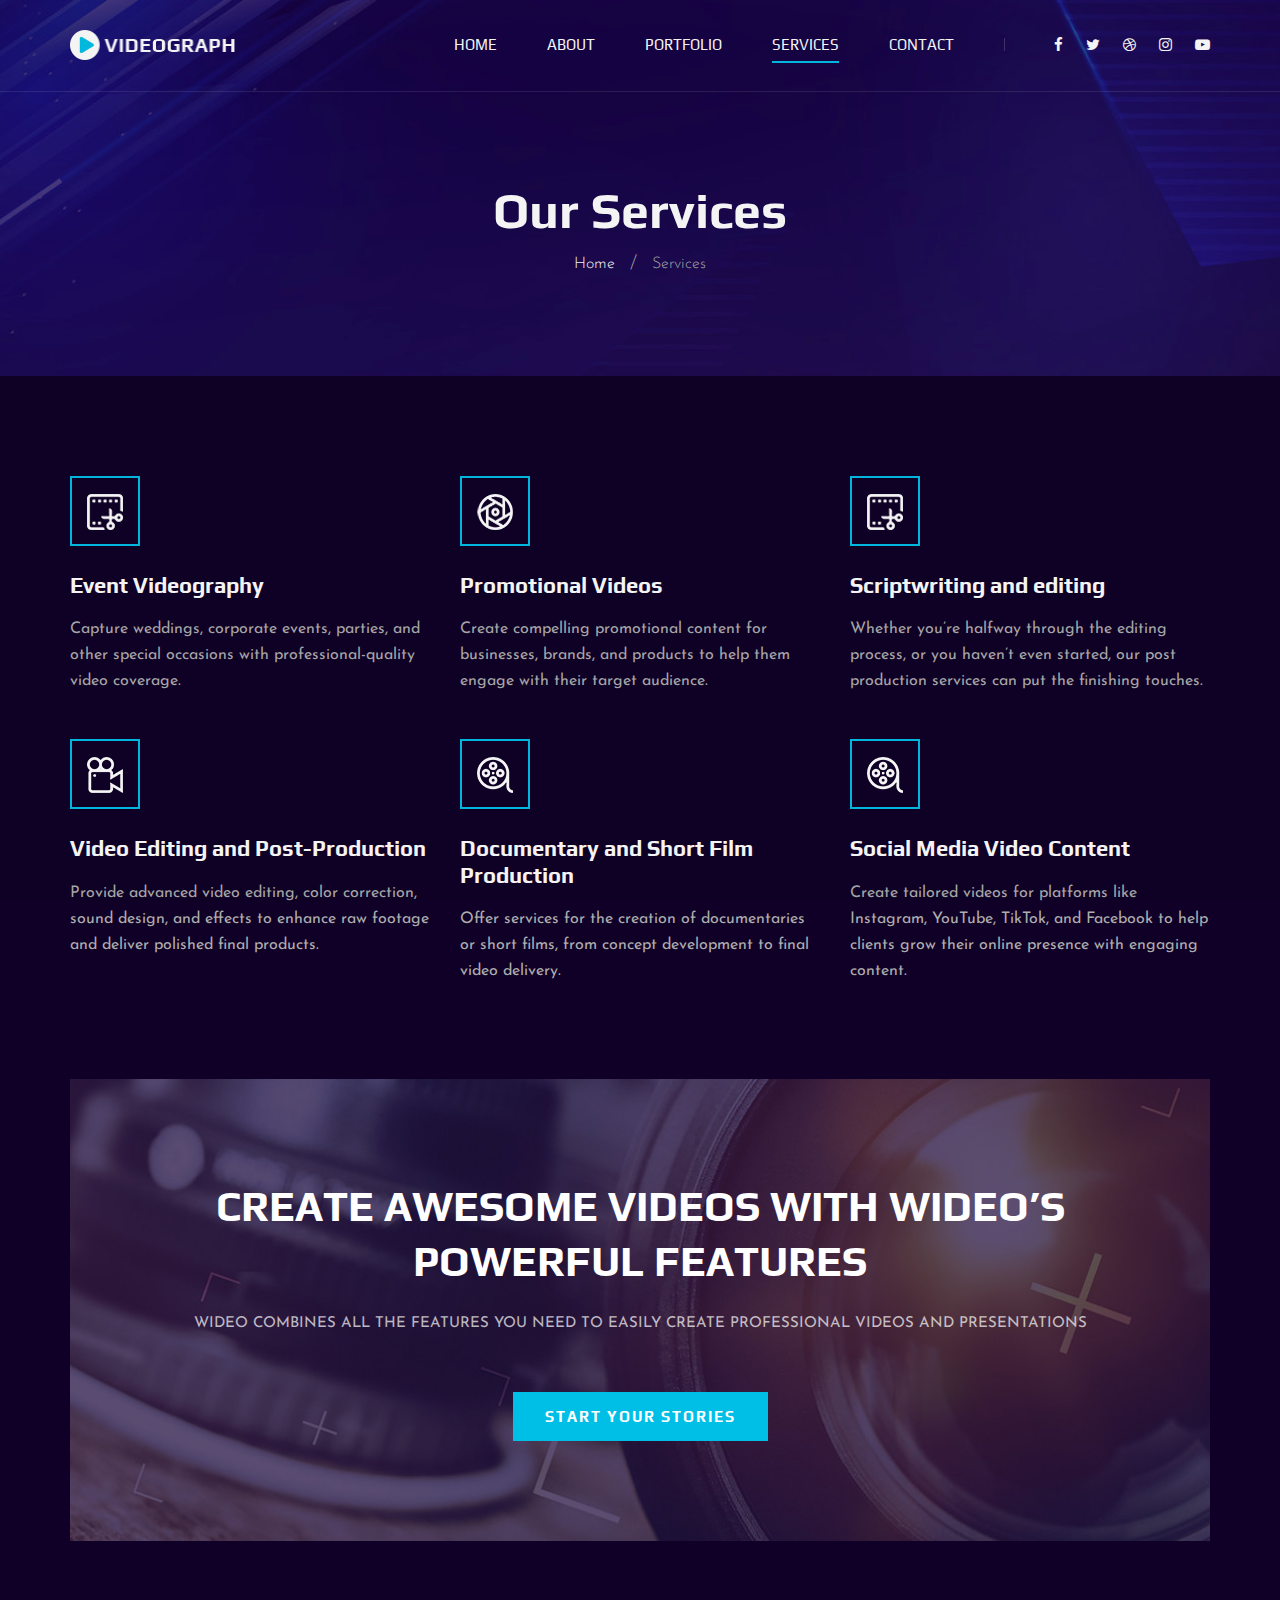
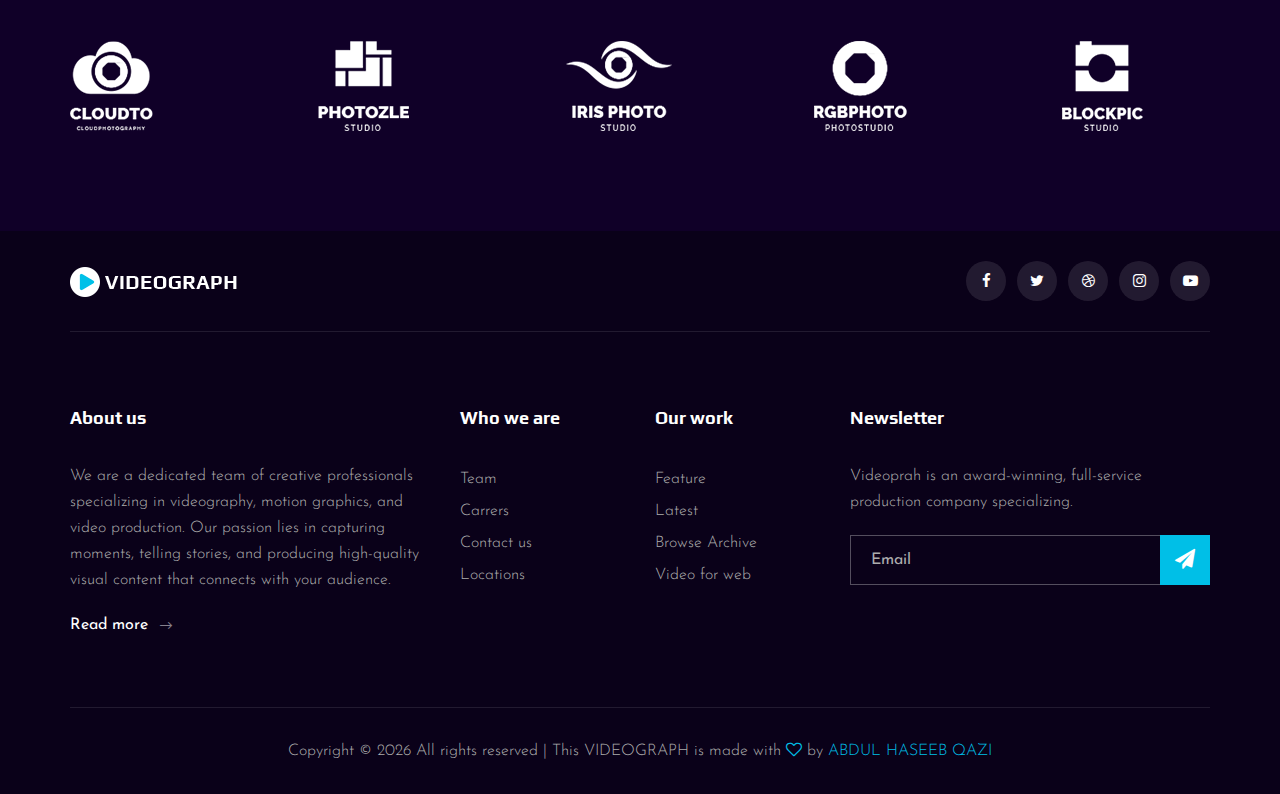
<file: services.html>
<!DOCTYPE html>
<html lang="zxx">

<head>
    <meta charset="UTF-8">
    <meta name="description" content="Videograph Template">
    <meta name="keywords" content="Videograph, unica, creative, html">
    <meta name="viewport" content="width=device-width, initial-scale=1.0">
    <meta http-equiv="X-UA-Compatible" content="ie=edge">
    <link rel="shortcut icon" type="x icon" href="img/icons/si-3.png">

    <title>Videograph</title>

    <!-- Google Font -->
    <link href="https://fonts.googleapis.com/css2?family=Play:wght@400;700&display=swap" rel="stylesheet">
    <link href="https://fonts.googleapis.com/css2?family=Josefin+Sans:wght@300;400;500;600;700&display=swap"
        rel="stylesheet">

    <!-- Css Styles -->
    <link rel="stylesheet" href="css/bootstrap.min.css" type="text/css">
    <link rel="stylesheet" href="css/font-awesome.min.css" type="text/css">
    <link rel="stylesheet" href="css/elegant-icons.css" type="text/css">
    <link rel="stylesheet" href="css/owl.carousel.min.css" type="text/css">
    <link rel="stylesheet" href="css/magnific-popup.css" type="text/css">
    <link rel="stylesheet" href="css/slicknav.min.css" type="text/css">
    <link rel="stylesheet" href="css/style.css" type="text/css">
</head>

<body>
    <!-- Page Preloder -->
    <div id="preloder">
        <div class="loader"></div>
    </div>

    <!-- Header Section Begin -->
    <header class="header">
        <div class="container">
            <div class="row">
                <div class="col-lg-2">
                    <div class="header__logo">
                        <a href="./index.html"><img src="img/logo.png" alt=""></a>
                    </div>
                </div>
                <div class="col-lg-10">
                    <div class="header__nav__option">
                        <nav class="header__nav__menu mobile-menu">
                            <ul>
                                <li><a href="./index.html">Home</a></li>
                                <li><a href="./about.html">About</a></li>
                                <li><a href="./portfolio.html">Portfolio</a></li>
                                <li class="active"><a href="./services.html">Services</a></li>
                                <!-- <li><a href="#">Pages</a>
                                    <ul class="dropdown">
                                        <li><a href="./about.html">About</a></li>
                                        <li><a href="./portfolio.html">Portfolio</a></li>
                                        <li><a href="./blog.html">Blog</a></li>
                                        <li><a href="./blog-details.html">Blog Details</a></li>
                                    </ul>
                                </li> -->
                                <li><a href="./contact.html">Contact</a></li>
                            </ul>
                        </nav>
                        <div class="header__nav__social">
                            <a href="#"><i class="fa fa-facebook"></i></a>
                            <a href="#"><i class="fa fa-twitter"></i></a>
                            <a href="#"><i class="fa fa-dribbble"></i></a>
                            <a href="#"><i class="fa fa-instagram"></i></a>
                            <a href="#"><i class="fa fa-youtube-play"></i></a>
                        </div>
                    </div>
                </div>
            </div>
            <div id="mobile-menu-wrap"></div>
        </div>
    </header>
    <!-- Header End -->

    <!-- Breadcrumb Begin -->
    <div class="breadcrumb-option spad set-bg" data-setbg="img/breadcrumb-bg.jpg">
        <div class="container">
            <div class="row">
                <div class="col-lg-12 text-center">
                    <div class="breadcrumb__text">
                        <h2>Our Services</h2>
                        <div class="breadcrumb__links">
                            <a href="#">Home</a>
                            <span>Services</span>
                        </div>
                    </div>
                </div>
            </div>
        </div>
    </div>
    <!-- Breadcrumb End -->

    <!-- Services Section Begin -->
    <section class="services-page spad">
        <div class="container">
            <div class="row">
                <div class="col-lg-4 col-md-6 col-sm-6">
                    <div class="services__item">
                        <div class="services__item__icon">
                            <img src="img/icons/si-2.png" alt="">
                        </div>
                        <h4>Event Videography</h4>
                        <p>Capture weddings, corporate events, parties, and other special occasions with professional-quality video coverage.</p>
                    </div>
                </div>
                <div class="col-lg-4 col-md-6 col-sm-6">
                    <div class="services__item">
                        <div class="services__item__icon">
                            <img src="img/icons/si-1.png" alt="">
                        </div>
                        <h4>Promotional Videos</h4>
                        <p>Create compelling promotional content for businesses, brands, and products to help them engage with their target audience.</p>
                    </div>
                </div>
                <div class="col-lg-4 col-md-6 col-sm-6">
                    <div class="services__item">
                        <div class="services__item__icon">
                            <img src="img/icons/si-2.png" alt="">
                        </div>
                        <h4>Scriptwriting and editing</h4>
                        <p>Whether you’re halfway through the editing process, or you haven’t even started, our post
                            production services can put the finishing touches.</p>
                    </div>
                </div>
                <div class="col-lg-4 col-md-6 col-sm-6">
                    <div class="services__item">
                        <div class="services__item__icon">
                            <img src="img/icons/si-3.png" alt="">
                        </div>
                        <h4>Video Editing and Post-Production</h4>
                        <p>Provide advanced video editing, color correction, sound design, and effects to enhance raw footage and deliver polished final products.</p>
                    </div>
                </div>
                <div class="col-lg-4 col-md-6 col-sm-6">
                    <div class="services__item">
                        <div class="services__item__icon">
                            <img src="img/icons/si-4.png" alt="">
                        </div>
                        <h4>Documentary and Short Film Production</h4>
                        <p>Offer services for the creation of documentaries or short films, from concept development to final video delivery.</p>
                    </div>
                </div>
                <div class="col-lg-4 col-md-6 col-sm-6">
                    <div class="services__item">
                        <div class="services__item__icon">
                            <img src="img/icons/si-4.png" alt="">
                        </div>
                        <h4>Social Media Video Content</h4>
                        <p>Create tailored videos for platforms like Instagram, YouTube, TikTok, and Facebook to help clients grow their online presence with engaging content.</p>
                    </div>
                </div>
            </div>
        </div>
    </section>
    <!-- Services Section End -->

    <!-- Call To Action Section Begin -->
    <section class="callto sp__callto">
        <div class="container">
            <div class="callto__services spad set-bg" data-setbg="img/calltos-bg.jpg">
                <div class="row d-flex justify-content-center">
                    <div class="col-lg-10 text-center">
                        <div class="callto__text">
                            <h2>CREATE AWESOME VIDEOS WITH WIDEO’S POWERFUL FEATURES</h2>
                            <p>Wideo combines all the features you need to easily create professional videos and
                                presentations</p>
                            <a href="#">Start your stories</a>
                        </div>
                    </div>
                </div>
            </div>
        </div>
    </section>
    <!-- Call To Action Section End -->

    <!-- Logo Begin -->
    <div class="logo spad">
        <div class="container">
            <div class="logo__carousel owl-carousel">
                <a href="#" class="logo__item"><img src="img/logo/logo-1.png" alt=""></a>
                <a href="#" class="logo__item"><img src="img/logo/logo-2.png" alt=""></a>
                <a href="#" class="logo__item"><img src="img/logo/logo-3.png" alt=""></a>
                <a href="#" class="logo__item"><img src="img/logo/logo-4.png" alt=""></a>
                <a href="#" class="logo__item"><img src="img/logo/logo-5.png" alt=""></a>
                <a href="#" class="logo__item"><img src="img/logo/logo-6.png" alt=""></a>
            </div>
        </div>
    </div>
    <!-- Logo End -->

    <!-- Footer Section Begin -->
    <footer class="footer">
        <div class="container">
            <div class="footer__top">
                <div class="row">
                    <div class="col-lg-6 col-md-6">
                        <div class="footer__top__logo">
                            <a href="#"><img src="img/logo.png" alt=""></a>
                        </div>
                    </div>
                    <div class="col-lg-6 col-md-6">
                        <div class="footer__top__social">
                            <a href="#"><i class="fa fa-facebook"></i></a>
                            <a href="#"><i class="fa fa-twitter"></i></a>
                            <a href="#"><i class="fa fa-dribbble"></i></a>
                            <a href="#"><i class="fa fa-instagram"></i></a>
                            <a href="#"><i class="fa fa-youtube-play"></i></a>
                        </div>
                    </div>
                </div>
            </div>
            <div class="footer__option">
                <div class="row">
                    <div class="col-lg-4 col-md-6 col-sm-6">
                        <div class="footer__option__item">
                            <h5>About us</h5>
                            <p>We are a dedicated team of creative professionals specializing in videography, motion graphics, and video production. Our passion lies in capturing moments, telling stories, and producing high-quality visual content that connects with your audience.</p>
                            <a href="#" class="read__more">Read more <span class="arrow_right"></span></a>
                        </div>
                    </div>
                    <div class="col-lg-2 col-md-3 col-sm-3">
                        <div class="footer__option__item">
                            <h5>Who we are</h5>
                            <ul>
                                <li><a href="#">Team</a></li>
                                <li><a href="#">Carrers</a></li>
                                <li><a href="#">Contact us</a></li>
                                <li><a href="#">Locations</a></li>
                            </ul>
                        </div>
                    </div>
                    <div class="col-lg-2 col-md-3 col-sm-3">
                        <div class="footer__option__item">
                            <h5>Our work</h5>
                            <ul>
                                <li><a href="#">Feature</a></li>
                                <li><a href="#">Latest</a></li>
                                <li><a href="#">Browse Archive</a></li>
                                <li><a href="#">Video for web</a></li>
                            </ul>
                        </div>
                    </div>
                    <div class="col-lg-4 col-md-12">
                        <div class="footer__option__item">
                            <h5>Newsletter</h5>
                            <p>Videoprah is an award-winning, full-service production company specializing.</p>
                            <form action="#">
                                <input type="text" placeholder="Email">
                                <button type="submit"><i class="fa fa-send"></i></button>
                            </form>
                        </div>
                    </div>
                </div>
            </div>
            <div class="footer__copyright">
                <div class="row">
                    <div class="col-lg-12 text-center">
                        <!-- Link back to Colorlib can't be removed. Template is licensed under CC BY 3.0. -->
                        <p class="footer__copyright__text">Copyright &copy;
                            <script>
                                document.write(new Date().getFullYear());
                            </script>
                            All rights reserved | This VIDEOGRAPH is made with <i class="fa fa-heart-o"
                                aria-hidden="true"></i> by <a href="https://colorlib.com" target="_blank">ABDUL HASEEB QAZI</a>
                        </p>
                        <!-- Link back to Colorlib can't be removed. Template is licensed under CC BY 3.0. -->
                    </div>
                </div>
            </div>
        </div>
    </footer>
    <!-- Footer Section End -->

    <!-- Js Plugins -->
    <script src="js/jquery-3.3.1.min.js"></script>
    <script src="js/bootstrap.min.js"></script>
    <script src="js/jquery.magnific-popup.min.js"></script>
    <script src="js/mixitup.min.js"></script>
    <script src="js/masonry.pkgd.min.js"></script>
    <script src="js/jquery.slicknav.js"></script>
    <script src="js/owl.carousel.min.js"></script>
    <script src="js/main.js"></script>
</body>

</html>
</file>
<file: css/elegant-icons.css>
@font-face {
	font-family: 'ElegantIcons';
	src:url('../fonts/ElegantIcons.eot');
	src:url('../fonts/ElegantIcons.eot?#iefix') format('embedded-opentype'),
		url('../fonts/ElegantIcons.woff') format('woff'),
		url('../fonts/ElegantIcons.ttf') format('truetype'),
		url('../fonts/ElegantIcons.svg#ElegantIcons') format('svg');
	font-weight: normal;
	font-style: normal;
}

/* Use the following CSS code if you want to use data attributes for inserting your icons */
[data-icon]:before {
	font-family: 'ElegantIcons';
	content: attr(data-icon);
	speak: none;
	font-weight: normal;
	font-variant: normal;
	text-transform: none;
	line-height: 1;
	-webkit-font-smoothing: antialiased;
	-moz-osx-font-smoothing: grayscale;
}

/* Use the following CSS code if you want to have a class per icon */
/*
Instead of a list of all class selectors,
you can use the generic selector below, but it's slower:
[class*="your-class-prefix"] {
*/
.arrow_up, .arrow_down, .arrow_left, .arrow_right, .arrow_left-up, .arrow_right-up, .arrow_right-down, .arrow_left-down, .arrow-up-down, .arrow_up-down_alt, .arrow_left-right_alt, .arrow_left-right, .arrow_expand_alt2, .arrow_expand_alt, .arrow_condense, .arrow_expand, .arrow_move, .arrow_carrot-up, .arrow_carrot-down, .arrow_carrot-left, .arrow_carrot-right, .arrow_carrot-2up, .arrow_carrot-2down, .arrow_carrot-2left, .arrow_carrot-2right, .arrow_carrot-up_alt2, .arrow_carrot-down_alt2, .arrow_carrot-left_alt2, .arrow_carrot-right_alt2, .arrow_carrot-2up_alt2, .arrow_carrot-2down_alt2, .arrow_carrot-2left_alt2, .arrow_carrot-2right_alt2, .arrow_triangle-up, .arrow_triangle-down, .arrow_triangle-left, .arrow_triangle-right, .arrow_triangle-up_alt2, .arrow_triangle-down_alt2, .arrow_triangle-left_alt2, .arrow_triangle-right_alt2, .arrow_back, .icon_minus-06, .icon_plus, .icon_close, .icon_check, .icon_minus_alt2, .icon_plus_alt2, .icon_close_alt2, .icon_check_alt2, .icon_zoom-out_alt, .icon_zoom-in_alt, .icon_search, .icon_box-empty, .icon_box-selected, .icon_minus-box, .icon_plus-box, .icon_box-checked, .icon_circle-empty, .icon_circle-slelected, .icon_stop_alt2, .icon_stop, .icon_pause_alt2, .icon_pause, .icon_menu, .icon_menu-square_alt2, .icon_menu-circle_alt2, .icon_ul, .icon_ol, .icon_adjust-horiz, .icon_adjust-vert, .icon_document_alt, .icon_documents_alt, .icon_pencil, .icon_pencil-edit_alt, .icon_pencil-edit, .icon_folder-alt, .icon_folder-open_alt, .icon_folder-add_alt, .icon_info_alt, .icon_error-oct_alt, .icon_error-circle_alt, .icon_error-triangle_alt, .icon_question_alt2, .icon_question, .icon_comment_alt, .icon_chat_alt, .icon_vol-mute_alt, .icon_volume-low_alt, .icon_volume-high_alt, .icon_quotations, .icon_quotations_alt2, .icon_clock_alt, .icon_lock_alt, .icon_lock-open_alt, .icon_key_alt, .icon_cloud_alt, .icon_cloud-upload_alt, .icon_cloud-download_alt, .icon_image, .icon_images, .icon_lightbulb_alt, .icon_gift_alt, .icon_house_alt, .icon_genius, .icon_mobile, .icon_tablet, .icon_laptop, .icon_desktop, .icon_camera_alt, .icon_mail_alt, .icon_cone_alt, .icon_ribbon_alt, .icon_bag_alt, .icon_creditcard, .icon_cart_alt, .icon_paperclip, .icon_tag_alt, .icon_tags_alt, .icon_trash_alt, .icon_cursor_alt, .icon_mic_alt, .icon_compass_alt, .icon_pin_alt, .icon_pushpin_alt, .icon_map_alt, .icon_drawer_alt, .icon_toolbox_alt, .icon_book_alt, .icon_calendar, .icon_film, .icon_table, .icon_contacts_alt, .icon_headphones, .icon_lifesaver, .icon_piechart, .icon_refresh, .icon_link_alt, .icon_link, .icon_loading, .icon_blocked, .icon_archive_alt, .icon_heart_alt, .icon_star_alt, .icon_star-half_alt, .icon_star, .icon_star-half, .icon_tools, .icon_tool, .icon_cog, .icon_cogs, .arrow_up_alt, .arrow_down_alt, .arrow_left_alt, .arrow_right_alt, .arrow_left-up_alt, .arrow_right-up_alt, .arrow_right-down_alt, .arrow_left-down_alt, .arrow_condense_alt, .arrow_expand_alt3, .arrow_carrot_up_alt, .arrow_carrot-down_alt, .arrow_carrot-left_alt, .arrow_carrot-right_alt, .arrow_carrot-2up_alt, .arrow_carrot-2dwnn_alt, .arrow_carrot-2left_alt, .arrow_carrot-2right_alt, .arrow_triangle-up_alt, .arrow_triangle-down_alt, .arrow_triangle-left_alt, .arrow_triangle-right_alt, .icon_minus_alt, .icon_plus_alt, .icon_close_alt, .icon_check_alt, .icon_zoom-out, .icon_zoom-in, .icon_stop_alt, .icon_menu-square_alt, .icon_menu-circle_alt, .icon_document, .icon_documents, .icon_pencil_alt, .icon_folder, .icon_folder-open, .icon_folder-add, .icon_folder_upload, .icon_folder_download, .icon_info, .icon_error-circle, .icon_error-oct, .icon_error-triangle, .icon_question_alt, .icon_comment, .icon_chat, .icon_vol-mute, .icon_volume-low, .icon_volume-high, .icon_quotations_alt, .icon_clock, .icon_lock, .icon_lock-open, .icon_key, .icon_cloud, .icon_cloud-upload, .icon_cloud-download, .icon_lightbulb, .icon_gift, .icon_house, .icon_camera, .icon_mail, .icon_cone, .icon_ribbon, .icon_bag, .icon_cart, .icon_tag, .icon_tags, .icon_trash, .icon_cursor, .icon_mic, .icon_compass, .icon_pin, .icon_pushpin, .icon_map, .icon_drawer, .icon_toolbox, .icon_book, .icon_contacts, .icon_archive, .icon_heart, .icon_profile, .icon_group, .icon_grid-2x2, .icon_grid-3x3, .icon_music, .icon_pause_alt, .icon_phone, .icon_upload, .icon_download, .social_facebook, .social_twitter, .social_pinterest, .social_googleplus, .social_tumblr, .social_tumbleupon, .social_wordpress, .social_instagram, .social_dribbble, .social_vimeo, .social_linkedin, .social_rss, .social_deviantart, .social_share, .social_myspace, .social_skype, .social_youtube, .social_picassa, .social_googledrive, .social_flickr, .social_blogger, .social_spotify, .social_delicious, .social_facebook_circle, .social_twitter_circle, .social_pinterest_circle, .social_googleplus_circle, .social_tumblr_circle, .social_stumbleupon_circle, .social_wordpress_circle, .social_instagram_circle, .social_dribbble_circle, .social_vimeo_circle, .social_linkedin_circle, .social_rss_circle, .social_deviantart_circle, .social_share_circle, .social_myspace_circle, .social_skype_circle, .social_youtube_circle, .social_picassa_circle, .social_googledrive_alt2, .social_flickr_circle, .social_blogger_circle, .social_spotify_circle, .social_delicious_circle, .social_facebook_square, .social_twitter_square, .social_pinterest_square, .social_googleplus_square, .social_tumblr_square, .social_stumbleupon_square, .social_wordpress_square, .social_instagram_square, .social_dribbble_square, .social_vimeo_square, .social_linkedin_square, .social_rss_square, .social_deviantart_square, .social_share_square, .social_myspace_square, .social_skype_square, .social_youtube_square, .social_picassa_square, .social_googledrive_square, .social_flickr_square, .social_blogger_square, .social_spotify_square, .social_delicious_square, .icon_printer, .icon_calulator, .icon_building, .icon_floppy, .icon_drive, .icon_search-2, .icon_id, .icon_id-2, .icon_puzzle, .icon_like, .icon_dislike, .icon_mug, .icon_currency, .icon_wallet, .icon_pens, .icon_easel, .icon_flowchart, .icon_datareport, .icon_briefcase, .icon_shield, .icon_percent, .icon_globe, .icon_globe-2, .icon_target, .icon_hourglass, .icon_balance, .icon_rook, .icon_printer-alt, .icon_calculator_alt, .icon_building_alt, .icon_floppy_alt, .icon_drive_alt, .icon_search_alt, .icon_id_alt, .icon_id-2_alt, .icon_puzzle_alt, .icon_like_alt, .icon_dislike_alt, .icon_mug_alt, .icon_currency_alt, .icon_wallet_alt, .icon_pens_alt, .icon_easel_alt, .icon_flowchart_alt, .icon_datareport_alt, .icon_briefcase_alt, .icon_shield_alt, .icon_percent_alt, .icon_globe_alt, .icon_clipboard {
	font-family: 'ElegantIcons';
	speak: none;
	font-style: normal;
	font-weight: normal;
	font-variant: normal;
	text-transform: none;
	line-height: 1;
	-webkit-font-smoothing: antialiased;
}
.arrow_up:before {
	content: "\21";
}
.arrow_down:before {
	content: "\22";
}
.arrow_left:before {
	content: "\23";
}
.arrow_right:before {
	content: "\24";
}
.arrow_left-up:before {
	content: "\25";
}
.arrow_right-up:before {
	content: "\26";
}
.arrow_right-down:before {
	content: "\27";
}
.arrow_left-down:before {
	content: "\28";
}
.arrow-up-down:before {
	content: "\29";
}
.arrow_up-down_alt:before {
	content: "\2a";
}
.arrow_left-right_alt:before {
	content: "\2b";
}
.arrow_left-right:before {
	content: "\2c";
}
.arrow_expand_alt2:before {
	content: "\2d";
}
.arrow_expand_alt:before {
	content: "\2e";
}
.arrow_condense:before {
	content: "\2f";
}
.arrow_expand:before {
	content: "\30";
}
.arrow_move:before {
	content: "\31";
}
.arrow_carrot-up:before {
	content: "\32";
}
.arrow_carrot-down:before {
	content: "\33";
}
.arrow_carrot-left:before {
	content: "\34";
}
.arrow_carrot-right:before {
	content: "\35";
}
.arrow_carrot-2up:before {
	content: "\36";
}
.arrow_carrot-2down:before {
	content: "\37";
}
.arrow_carrot-2left:before {
	content: "\38";
}
.arrow_carrot-2right:before {
	content: "\39";
}
.arrow_carrot-up_alt2:before {
	content: "\3a";
}
.arrow_carrot-down_alt2:before {
	content: "\3b";
}
.arrow_carrot-left_alt2:before {
	content: "\3c";
}
.arrow_carrot-right_alt2:before {
	content: "\3d";
}
.arrow_carrot-2up_alt2:before {
	content: "\3e";
}
.arrow_carrot-2down_alt2:before {
	content: "\3f";
}
.arrow_carrot-2left_alt2:before {
	content: "\40";
}
.arrow_carrot-2right_alt2:before {
	content: "\41";
}
.arrow_triangle-up:before {
	content: "\42";
}
.arrow_triangle-down:before {
	content: "\43";
}
.arrow_triangle-left:before {
	content: "\44";
}
.arrow_triangle-right:before {
	content: "\45";
}
.arrow_triangle-up_alt2:before {
	content: "\46";
}
.arrow_triangle-down_alt2:before {
	content: "\47";
}
.arrow_triangle-left_alt2:before {
	content: "\48";
}
.arrow_triangle-right_alt2:before {
	content: "\49";
}
.arrow_back:before {
	content: "\4a";
}
.icon_minus-06:before {
	content: "\4b";
}
.icon_plus:before {
	content: "\4c";
}
.icon_close:before {
	content: "\4d";
}
.icon_check:before {
	content: "\4e";
}
.icon_minus_alt2:before {
	content: "\4f";
}
.icon_plus_alt2:before {
	content: "\50";
}
.icon_close_alt2:before {
	content: "\51";
}
.icon_check_alt2:before {
	content: "\52";
}
.icon_zoom-out_alt:before {
	content: "\53";
}
.icon_zoom-in_alt:before {
	content: "\54";
}
.icon_search:before {
	content: "\55";
}
.icon_box-empty:before {
	content: "\56";
}
.icon_box-selected:before {
	content: "\57";
}
.icon_minus-box:before {
	content: "\58";
}
.icon_plus-box:before {
	content: "\59";
}
.icon_box-checked:before {
	content: "\5a";
}
.icon_circle-empty:before {
	content: "\5b";
}
.icon_circle-slelected:before {
	content: "\5c";
}
.icon_stop_alt2:before {
	content: "\5d";
}
.icon_stop:before {
	content: "\5e";
}
.icon_pause_alt2:before {
	content: "\5f";
}
.icon_pause:before {
	content: "\60";
}
.icon_menu:before {
	content: "\61";
}
.icon_menu-square_alt2:before {
	content: "\62";
}
.icon_menu-circle_alt2:before {
	content: "\63";
}
.icon_ul:before {
	content: "\64";
}
.icon_ol:before {
	content: "\65";
}
.icon_adjust-horiz:before {
	content: "\66";
}
.icon_adjust-vert:before {
	content: "\67";
}
.icon_document_alt:before {
	content: "\68";
}
.icon_documents_alt:before {
	content: "\69";
}
.icon_pencil:before {
	content: "\6a";
}
.icon_pencil-edit_alt:before {
	content: "\6b";
}
.icon_pencil-edit:before {
	content: "\6c";
}
.icon_folder-alt:before {
	content: "\6d";
}
.icon_folder-open_alt:before {
	content: "\6e";
}
.icon_folder-add_alt:before {
	content: "\6f";
}
.icon_info_alt:before {
	content: "\70";
}
.icon_error-oct_alt:before {
	content: "\71";
}
.icon_error-circle_alt:before {
	content: "\72";
}
.icon_error-triangle_alt:before {
	content: "\73";
}
.icon_question_alt2:before {
	content: "\74";
}
.icon_question:before {
	content: "\75";
}
.icon_comment_alt:before {
	content: "\76";
}
.icon_chat_alt:before {
	content: "\77";
}
.icon_vol-mute_alt:before {
	content: "\78";
}
.icon_volume-low_alt:before {
	content: "\79";
}
.icon_volume-high_alt:before {
	content: "\7a";
}
.icon_quotations:before {
	content: "\7b";
}
.icon_quotations_alt2:before {
	content: "\7c";
}
.icon_clock_alt:before {
	content: "\7d";
}
.icon_lock_alt:before {
	content: "\7e";
}
.icon_lock-open_alt:before {
	content: "\e000";
}
.icon_key_alt:before {
	content: "\e001";
}
.icon_cloud_alt:before {
	content: "\e002";
}
.icon_cloud-upload_alt:before {
	content: "\e003";
}
.icon_cloud-download_alt:before {
	content: "\e004";
}
.icon_image:before {
	content: "\e005";
}
.icon_images:before {
	content: "\e006";
}
.icon_lightbulb_alt:before {
	content: "\e007";
}
.icon_gift_alt:before {
	content: "\e008";
}
.icon_house_alt:before {
	content: "\e009";
}
.icon_genius:before {
	content: "\e00a";
}
.icon_mobile:before {
	content: "\e00b";
}
.icon_tablet:before {
	content: "\e00c";
}
.icon_laptop:before {
	content: "\e00d";
}
.icon_desktop:before {
	content: "\e00e";
}
.icon_camera_alt:before {
	content: "\e00f";
}
.icon_mail_alt:before {
	content: "\e010";
}
.icon_cone_alt:before {
	content: "\e011";
}
.icon_ribbon_alt:before {
	content: "\e012";
}
.icon_bag_alt:before {
	content: "\e013";
}
.icon_creditcard:before {
	content: "\e014";
}
.icon_cart_alt:before {
	content: "\e015";
}
.icon_paperclip:before {
	content: "\e016";
}
.icon_tag_alt:before {
	content: "\e017";
}
.icon_tags_alt:before {
	content: "\e018";
}
.icon_trash_alt:before {
	content: "\e019";
}
.icon_cursor_alt:before {
	content: "\e01a";
}
.icon_mic_alt:before {
	content: "\e01b";
}
.icon_compass_alt:before {
	content: "\e01c";
}
.icon_pin_alt:before {
	content: "\e01d";
}
.icon_pushpin_alt:before {
	content: "\e01e";
}
.icon_map_alt:before {
	content: "\e01f";
}
.icon_drawer_alt:before {
	content: "\e020";
}
.icon_toolbox_alt:before {
	content: "\e021";
}
.icon_book_alt:before {
	content: "\e022";
}
.icon_calendar:before {
	content: "\e023";
}
.icon_film:before {
	content: "\e024";
}
.icon_table:before {
	content: "\e025";
}
.icon_contacts_alt:before {
	content: "\e026";
}
.icon_headphones:before {
	content: "\e027";
}
.icon_lifesaver:before {
	content: "\e028";
}
.icon_piechart:before {
	content: "\e029";
}
.icon_refresh:before {
	content: "\e02a";
}
.icon_link_alt:before {
	content: "\e02b";
}
.icon_link:before {
	content: "\e02c";
}
.icon_loading:before {
	content: "\e02d";
}
.icon_blocked:before {
	content: "\e02e";
}
.icon_archive_alt:before {
	content: "\e02f";
}
.icon_heart_alt:before {
	content: "\e030";
}
.icon_star_alt:before {
	content: "\e031";
}
.icon_star-half_alt:before {
	content: "\e032";
}
.icon_star:before {
	content: "\e033";
}
.icon_star-half:before {
	content: "\e034";
}
.icon_tools:before {
	content: "\e035";
}
.icon_tool:before {
	content: "\e036";
}
.icon_cog:before {
	content: "\e037";
}
.icon_cogs:before {
	content: "\e038";
}
.arrow_up_alt:before {
	content: "\e039";
}
.arrow_down_alt:before {
	content: "\e03a";
}
.arrow_left_alt:before {
	content: "\e03b";
}
.arrow_right_alt:before {
	content: "\e03c";
}
.arrow_left-up_alt:before {
	content: "\e03d";
}
.arrow_right-up_alt:before {
	content: "\e03e";
}
.arrow_right-down_alt:before {
	content: "\e03f";
}
.arrow_left-down_alt:before {
	content: "\e040";
}
.arrow_condense_alt:before {
	content: "\e041";
}
.arrow_expand_alt3:before {
	content: "\e042";
}
.arrow_carrot_up_alt:before {
	content: "\e043";
}
.arrow_carrot-down_alt:before {
	content: "\e044";
}
.arrow_carrot-left_alt:before {
	content: "\e045";
}
.arrow_carrot-right_alt:before {
	content: "\e046";
}
.arrow_carrot-2up_alt:before {
	content: "\e047";
}
.arrow_carrot-2dwnn_alt:before {
	content: "\e048";
}
.arrow_carrot-2left_alt:before {
	content: "\e049";
}
.arrow_carrot-2right_alt:before {
	content: "\e04a";
}
.arrow_triangle-up_alt:before {
	content: "\e04b";
}
.arrow_triangle-down_alt:before {
	content: "\e04c";
}
.arrow_triangle-left_alt:before {
	content: "\e04d";
}
.arrow_triangle-right_alt:before {
	content: "\e04e";
}
.icon_minus_alt:before {
	content: "\e04f";
}
.icon_plus_alt:before {
	content: "\e050";
}
.icon_close_alt:before {
	content: "\e051";
}
.icon_check_alt:before {
	content: "\e052";
}
.icon_zoom-out:before {
	content: "\e053";
}
.icon_zoom-in:before {
	content: "\e054";
}
.icon_stop_alt:before {
	content: "\e055";
}
.icon_menu-square_alt:before {
	content: "\e056";
}
.icon_menu-circle_alt:before {
	content: "\e057";
}
.icon_document:before {
	content: "\e058";
}
.icon_documents:before {
	content: "\e059";
}
.icon_pencil_alt:before {
	content: "\e05a";
}
.icon_folder:before {
	content: "\e05b";
}
.icon_folder-open:before {
	content: "\e05c";
}
.icon_folder-add:before {
	content: "\e05d";
}
.icon_folder_upload:before {
	content: "\e05e";
}
.icon_folder_download:before {
	content: "\e05f";
}
.icon_info:before {
	content: "\e060";
}
.icon_error-circle:before {
	content: "\e061";
}
.icon_error-oct:before {
	content: "\e062";
}
.icon_error-triangle:before {
	content: "\e063";
}
.icon_question_alt:before {
	content: "\e064";
}
.icon_comment:before {
	content: "\e065";
}
.icon_chat:before {
	content: "\e066";
}
.icon_vol-mute:before {
	content: "\e067";
}
.icon_volume-low:before {
	content: "\e068";
}
.icon_volume-high:before {
	content: "\e069";
}
.icon_quotations_alt:before {
	content: "\e06a";
}
.icon_clock:before {
	content: "\e06b";
}
.icon_lock:before {
	content: "\e06c";
}
.icon_lock-open:before {
	content: "\e06d";
}
.icon_key:before {
	content: "\e06e";
}
.icon_cloud:before {
	content: "\e06f";
}
.icon_cloud-upload:before {
	content: "\e070";
}
.icon_cloud-download:before {
	content: "\e071";
}
.icon_lightbulb:before {
	content: "\e072";
}
.icon_gift:before {
	content: "\e073";
}
.icon_house:before {
	content: "\e074";
}
.icon_camera:before {
	content: "\e075";
}
.icon_mail:before {
	content: "\e076";
}
.icon_cone:before {
	content: "\e077";
}
.icon_ribbon:before {
	content: "\e078";
}
.icon_bag:before {
	content: "\e079";
}
.icon_cart:before {
	content: "\e07a";
}
.icon_tag:before {
	content: "\e07b";
}
.icon_tags:before {
	content: "\e07c";
}
.icon_trash:before {
	content: "\e07d";
}
.icon_cursor:before {
	content: "\e07e";
}
.icon_mic:before {
	content: "\e07f";
}
.icon_compass:before {
	content: "\e080";
}
.icon_pin:before {
	content: "\e081";
}
.icon_pushpin:before {
	content: "\e082";
}
.icon_map:before {
	content: "\e083";
}
.icon_drawer:before {
	content: "\e084";
}
.icon_toolbox:before {
	content: "\e085";
}
.icon_book:before {
	content: "\e086";
}
.icon_contacts:before {
	content: "\e087";
}
.icon_archive:before {
	content: "\e088";
}
.icon_heart:before {
	content: "\e089";
}
.icon_profile:before {
	content: "\e08a";
}
.icon_group:before {
	content: "\e08b";
}
.icon_grid-2x2:before {
	content: "\e08c";
}
.icon_grid-3x3:before {
	content: "\e08d";
}
.icon_music:before {
	content: "\e08e";
}
.icon_pause_alt:before {
	content: "\e08f";
}
.icon_phone:before {
	content: "\e090";
}
.icon_upload:before {
	content: "\e091";
}
.icon_download:before {
	content: "\e092";
}
.social_facebook:before {
	content: "\e093";
}
.social_twitter:before {
	content: "\e094";
}
.social_pinterest:before {
	content: "\e095";
}
.social_googleplus:before {
	content: "\e096";
}
.social_tumblr:before {
	content: "\e097";
}
.social_tumbleupon:before {
	content: "\e098";
}
.social_wordpress:before {
	content: "\e099";
}
.social_instagram:before {
	content: "\e09a";
}
.social_dribbble:before {
	content: "\e09b";
}
.social_vimeo:before {
	content: "\e09c";
}
.social_linkedin:before {
	content: "\e09d";
}
.social_rss:before {
	content: "\e09e";
}
.social_deviantart:before {
	content: "\e09f";
}
.social_share:before {
	content: "\e0a0";
}
.social_myspace:before {
	content: "\e0a1";
}
.social_skype:before {
	content: "\e0a2";
}
.social_youtube:before {
	content: "\e0a3";
}
.social_picassa:before {
	content: "\e0a4";
}
.social_googledrive:before {
	content: "\e0a5";
}
.social_flickr:before {
	content: "\e0a6";
}
.social_blogger:before {
	content: "\e0a7";
}
.social_spotify:before {
	content: "\e0a8";
}
.social_delicious:before {
	content: "\e0a9";
}
.social_facebook_circle:before {
	content: "\e0aa";
}
.social_twitter_circle:before {
	content: "\e0ab";
}
.social_pinterest_circle:before {
	content: "\e0ac";
}
.social_googleplus_circle:before {
	content: "\e0ad";
}
.social_tumblr_circle:before {
	content: "\e0ae";
}
.social_stumbleupon_circle:before {
	content: "\e0af";
}
.social_wordpress_circle:before {
	content: "\e0b0";
}
.social_instagram_circle:before {
	content: "\e0b1";
}
.social_dribbble_circle:before {
	content: "\e0b2";
}
.social_vimeo_circle:before {
	content: "\e0b3";
}
.social_linkedin_circle:before {
	content: "\e0b4";
}
.social_rss_circle:before {
	content: "\e0b5";
}
.social_deviantart_circle:before {
	content: "\e0b6";
}
.social_share_circle:before {
	content: "\e0b7";
}
.social_myspace_circle:before {
	content: "\e0b8";
}
.social_skype_circle:before {
	content: "\e0b9";
}
.social_youtube_circle:before {
	content: "\e0ba";
}
.social_picassa_circle:before {
	content: "\e0bb";
}
.social_googledrive_alt2:before {
	content: "\e0bc";
}
.social_flickr_circle:before {
	content: "\e0bd";
}
.social_blogger_circle:before {
	content: "\e0be";
}
.social_spotify_circle:before {
	content: "\e0bf";
}
.social_delicious_circle:before {
	content: "\e0c0";
}
.social_facebook_square:before {
	content: "\e0c1";
}
.social_twitter_square:before {
	content: "\e0c2";
}
.social_pinterest_square:before {
	content: "\e0c3";
}
.social_googleplus_square:before {
	content: "\e0c4";
}
.social_tumblr_square:before {
	content: "\e0c5";
}
.social_stumbleupon_square:before {
	content: "\e0c6";
}
.social_wordpress_square:before {
	content: "\e0c7";
}
.social_instagram_square:before {
	content: "\e0c8";
}
.social_dribbble_square:before {
	content: "\e0c9";
}
.social_vimeo_square:before {
	content: "\e0ca";
}
.social_linkedin_square:before {
	content: "\e0cb";
}
.social_rss_square:before {
	content: "\e0cc";
}
.social_deviantart_square:before {
	content: "\e0cd";
}
.social_share_square:before {
	content: "\e0ce";
}
.social_myspace_square:before {
	content: "\e0cf";
}
.social_skype_square:before {
	content: "\e0d0";
}
.social_youtube_square:before {
	content: "\e0d1";
}
.social_picassa_square:before {
	content: "\e0d2";
}
.social_googledrive_square:before {
	content: "\e0d3";
}
.social_flickr_square:before {
	content: "\e0d4";
}
.social_blogger_square:before {
	content: "\e0d5";
}
.social_spotify_square:before {
	content: "\e0d6";
}
.social_delicious_square:before {
	content: "\e0d7";
}
.icon_printer:before {
	content: "\e103";
}
.icon_calulator:before {
	content: "\e0ee";
}
.icon_building:before {
	content: "\e0ef";
}
.icon_floppy:before {
	content: "\e0e8";
}
.icon_drive:before {
	content: "\e0ea";
}
.icon_search-2:before {
	content: "\e101";
}
.icon_id:before {
	content: "\e107";
}
.icon_id-2:before {
	content: "\e108";
}
.icon_puzzle:before {
	content: "\e102";
}
.icon_like:before {
	content: "\e106";
}
.icon_dislike:before {
	content: "\e0eb";
}
.icon_mug:before {
	content: "\e105";
}
.icon_currency:before {
	content: "\e0ed";
}
.icon_wallet:before {
	content: "\e100";
}
.icon_pens:before {
	content: "\e104";
}
.icon_easel:before {
	content: "\e0e9";
}
.icon_flowchart:before {
	content: "\e109";
}
.icon_datareport:before {
	content: "\e0ec";
}
.icon_briefcase:before {
	content: "\e0fe";
}
.icon_shield:before {
	content: "\e0f6";
}
.icon_percent:before {
	content: "\e0fb";
}
.icon_globe:before {
	content: "\e0e2";
}
.icon_globe-2:before {
	content: "\e0e3";
}
.icon_target:before {
	content: "\e0f5";
}
.icon_hourglass:before {
	content: "\e0e1";
}
.icon_balance:before {
	content: "\e0ff";
}
.icon_rook:before {
	content: "\e0f8";
}
.icon_printer-alt:before {
	content: "\e0fa";
}
.icon_calculator_alt:before {
	content: "\e0e7";
}
.icon_building_alt:before {
	content: "\e0fd";
}
.icon_floppy_alt:before {
	content: "\e0e4";
}
.icon_drive_alt:before {
	content: "\e0e5";
}
.icon_search_alt:before {
	content: "\e0f7";
}
.icon_id_alt:before {
	content: "\e0e0";
}
.icon_id-2_alt:before {
	content: "\e0fc";
}
.icon_puzzle_alt:before {
	content: "\e0f9";
}
.icon_like_alt:before {
	content: "\e0dd";
}
.icon_dislike_alt:before {
	content: "\e0f1";
}
.icon_mug_alt:before {
	content: "\e0dc";
}
.icon_currency_alt:before {
	content: "\e0f3";
}
.icon_wallet_alt:before {
	content: "\e0d8";
}
.icon_pens_alt:before {
	content: "\e0db";
}
.icon_easel_alt:before {
	content: "\e0f0";
}
.icon_flowchart_alt:before {
	content: "\e0df";
}
.icon_datareport_alt:before {
	content: "\e0f2";
}
.icon_briefcase_alt:before {
	content: "\e0f4";
}
.icon_shield_alt:before {
	content: "\e0d9";
}
.icon_percent_alt:before {
	content: "\e0da";
}
.icon_globe_alt:before {
	content: "\e0de";
}
.icon_clipboard:before {
	content: "\e0e6";
}


	.glyph {
		float: left;
		text-align: center;
		padding: .75em;
		margin: .4em 1.5em .75em 0;
		width: 6em;
text-shadow: none;
	}
        .glyph_big {
        font-size: 128px;
        color: #59c5dc;
        float: left;
        margin-right: 20px;
        }

        .glyph div { padding-bottom: 10px;}

	.glyph input {
		font-family: consolas, monospace;
		font-size: 12px;
		width: 100%;
		text-align: center;
		border: 0;
		box-shadow: 0 0 0 1px #ccc;
		padding: .2em;
                -moz-border-radius: 5px;
                -webkit-border-radius: 5px;
	}
	.centered {
		margin-left: auto;
		margin-right: auto;
	}
	.glyph .fs1 {
		font-size: 2em;
	}
</file>
<file: css/style.css>
/******************************************************************
  Template Name: Dreams
  Description: Dreams wedding template
  Author: Colorib
  Author URI: https://colorlib.com/
  Version: 1.0
  Created: Colorib
******************************************************************/
/*------------------------------------------------------------------
[Table of contents]

1.  Template default CSS
	1.1	Variables
	1.2	Mixins
	1.3	Flexbox
	1.4	Reset
2.  Helper Css
3.  Header Section
4.  Hero Section
5.  Services Section
6.  Counter Section
7.  Team Section
8.  Latest Section
9.  Contact
10.  Footer Style
-------------------------------------------------------------------*/
/*----------------------------------------*/
/* Template default CSS
/*----------------------------------------*/
html,
body {
  height: 100%;
  font-family: "Josefin Sans", sans-serif;
  -webkit-font-smoothing: antialiased;
}

h1,
h2,
h3,
h4,
h5,
h6 {
  margin: 0;
  color: #111111;
  font-weight: 400;
  font-family: "Play", sans-serif;
}

h1 {
  font-size: 70px;
}

h2 {
  font-size: 36px;
}

h3 {
  font-size: 30px;
}

h4 {
  font-size: 24px;
}

h5 {
  font-size: 18px;
}

h6 {
  font-size: 16px;
}

p {
  font-size: 16px;
  font-family: "Josefin Sans", sans-serif;
  color: #adadad;
  font-weight: 400;
  line-height: 26px;
  margin: 0 0 15px 0;
}

img {
  max-width: 100%;
}

input:focus,
select:focus,
button:focus,
textarea:focus {
  outline: none;
}

a:hover,
a:focus {
  text-decoration: none;
  outline: none;
  color: #fff;
}

ul,
ol {
  padding: 0;
  margin: 0;
}

/*---------------------
  Helper CSS
-----------------------*/
.section-title {
  margin-bottom: 50px;
}
.section-title.center-title {
  text-align: center;
}
.section-title.center-title h2:after {
  right: 0;
  margin: 0 auto;
}
.section-title span {
  color: #ffffff;
  display: block;
  font-size: 16px;
  letter-spacing: 2px;
  text-transform: uppercase;
  margin-bottom: 6px;
}
.section-title h2 {
  color: #ffffff;
  font-weight: 700;
  text-transform: uppercase;
  position: relative;
  padding-bottom: 25px;
}
.section-title h2:after {
  position: absolute;
  left: 0;
  bottom: 0;
  height: 5px;
  width: 70px;
  background: #00bfe7;
  content: "";
}

.set-bg {
  background-repeat: no-repeat;
  background-size: cover;
  background-position: top center;
}

.spad {
  padding-top: 100px;
  padding-bottom: 100px;
}

.text-white h1,
.text-white h2,
.text-white h3,
.text-white h4,
.text-white h5,
.text-white h6,
.text-white p,
.text-white span,
.text-white li,
.text-white a {
  color: #fff;
}

/* buttons */
.primary-btn {
  display: inline-block;
  font-size: 15px;
  font-family: "Play", sans-serif;
  font-weight: 700;
  padding: 14px 32px 12px;
  color: #ffffff;
  text-transform: uppercase;
  letter-spacing: 2px;
  position: relative;
  z-index: 1;
}
.primary-btn:hover:before {
  height: 100%;
  width: 100%;
}
.primary-btn:hover:after {
  height: 100%;
  width: 100%;
}
.primary-btn:before {
  position: absolute;
  left: 0;
  top: 0;
  height: 30px;
  width: 30px;
  border-left: 2px solid #00bfe7;
  border-top: 2px solid #00bfe7;
  content: "";
  z-index: -1;
  -webkit-transition: all, 0.7s;
  -o-transition: all, 0.7s;
  transition: all, 0.7s;
}
.primary-btn:after {
  position: absolute;
  right: 0;
  bottom: 0;
  height: 30px;
  width: 30px;
  border-right: 2px solid #00bfe7;
  border-bottom: 2px solid #00bfe7;
  content: "";
  z-index: -1;
  -webkit-transition: all, 0.7s;
  -o-transition: all, 0.7s;
  transition: all, 0.7s;
}

.site-btn {
  font-size: 15px;
  color: #ffffff;
  background: #00bfe7;
  font-family: "Play", sans-serif;
  font-weight: 700;
  border: none;
  display: inline-block;
  text-transform: uppercase;
  letter-spacing: 2px;
  padding: 14px 34px 12px;
  width: 100%;
}

/* Preloder */
#preloder {
  position: fixed;
  width: 100%;
  height: 100%;
  top: 0;
  left: 0;
  z-index: 999999;
  background: #000;
}

.loader {
  width: 40px;
  height: 40px;
  position: absolute;
  top: 50%;
  left: 50%;
  margin-top: -13px;
  margin-left: -13px;
  border-radius: 60px;
  animation: loader 0.8s linear infinite;
  -webkit-animation: loader 0.8s linear infinite;
}

@keyframes loader {
  0% {
    -webkit-transform: rotate(0deg);
    transform: rotate(0deg);
    border: 4px solid #720800;
    border-left-color: transparent;
  }
  50% {
    -webkit-transform: rotate(180deg);
    transform: rotate(180deg);
    border: 4px solid #673ab7;
    border-left-color: transparent;
  }
  100% {
    -webkit-transform: rotate(360deg);
    transform: rotate(360deg);
    border: 4px solid #f44336;
    border-left-color: transparent;
  }
}
@-webkit-keyframes loader {
  0% {
    -webkit-transform: rotate(0deg);
    border: 4px solid #f44336;
    border-left-color: transparent;
  }
  50% {
    -webkit-transform: rotate(180deg);
    border: 4px solid #673ab7;
    border-left-color: transparent;
  }
  100% {
    -webkit-transform: rotate(360deg);
    border: 4px solid #f44336;
    border-left-color: transparent;
  }
}
/*---------------------
  Header
-----------------------*/
.header {
  position: absolute;
  left: 0;
  top: 0;
  width: 100%;
  background: transparent;
  border-bottom: 1px solid rgba(255, 255, 255, 0.1);
  z-index: 9;
}

.header__logo {
  padding: 30px 0;
}
.header__logo a {
  display: inline-block;
}

.header__nav__option {
  text-align: right;
  padding: 28px 0px;
}

.header__nav__menu {
  display: inline-block;
  margin-right: 45px;
}
.header__nav__menu ul li {
  list-style: none;
  display: inline-block;
  margin-right: 45px;
  position: relative;
}
.header__nav__menu ul li.active a:after {
  -webkit-transform: scale(1);
      -ms-transform: scale(1);
          transform: scale(1);
}
.header__nav__menu ul li:hover a:after {
  -webkit-transform: scale(1);
      -ms-transform: scale(1);
          transform: scale(1);
}
.header__nav__menu ul li:hover .dropdown {
  top: 34px;
  opacity: 1;
  visibility: visible;
}
.header__nav__menu ul li:last-child {
  margin-right: 0;
}
.header__nav__menu ul li .dropdown {
  position: absolute;
  left: 0;
  top: 60px;
  width: 140px;
  background: #ffffff;
  text-align: left;
  padding: 2px 0;
  z-index: 9;
  opacity: 0;
  visibility: hidden;
  -webkit-transition: all, 0.3s;
  -o-transition: all, 0.3s;
  transition: all, 0.3s;
}
.header__nav__menu ul li .dropdown li {
  display: block;
  margin-right: 0;
}
.header__nav__menu ul li .dropdown li a {
  font-size: 14px;
  color: #111111;
  padding: 8px 20px;
  text-transform: capitalize;
}
.header__nav__menu ul li .dropdown li a:after {
  display: none;
}
.header__nav__menu ul li a {
  font-size: 15px;
  font-family: "Play", sans-serif;
  color: #ffffff;
  display: block;
  text-transform: uppercase;
  position: relative;
  padding: 6px 0;
}
.header__nav__menu ul li a:after {
  position: absolute;
  left: 0;
  bottom: 0;
  width: 100%;
  height: 2px;
  background: #00bfe7;
  content: "";
  -webkit-transform: scale(0);
      -ms-transform: scale(0);
          transform: scale(0);
  -webkit-transition: all, 0.3s;
  -o-transition: all, 0.3s;
  transition: all, 0.3s;
}

.header__nav__social {
  display: inline-block;
  position: relative;
  padding-left: 50px;
}
.header__nav__social:before {
  position: absolute;
  left: 0;
  top: 4px;
  height: 13px;
  width: 1px;
  background: rgba(225, 225, 225, 0.2);
  content: "";
}
.header__nav__social a {
  color: #ffffff;
  font-size: 15px;
  margin-right: 18px;
}
.header__nav__social a:last-child {
  margin-right: 0;
}

.slicknav_menu {
  display: none;
}

/*---------------------
  Hero
-----------------------*/
.hero__slider.owl-carousel .owl-item.active .hero__text span {
  top: 0;
  opacity: 1;
}
.hero__slider.owl-carousel .owl-item.active .hero__text h2 {
  top: 0;
  opacity: 1;
}
.hero__slider.owl-carousel .owl-item.active .hero__text .primary-btn {
  top: 0;
  opacity: 1;
}
.hero__slider.owl-carousel .owl-dots {
  position: absolute;
  left: 0;
  right: 0;
  bottom: 45px;
  width: 100%;
  max-width: 1140px;
  margin: 0 auto;
}
.hero__slider.owl-carousel .owl-dots button {
  color: #adadad;
  font-size: 18px;
  font-family: "Play", sans-serif;
  margin-right: 16px;
  position: relative;
  display: inline-block;
}
.hero__slider.owl-carousel .owl-dots button.active {
  color: #ffffff;
}
.hero__slider.owl-carousel .owl-dots button.active:after {
  background: #ffffff;
  height: 2px;
}
.hero__slider.owl-carousel .owl-dots button:after {
  position: absolute;
  left: 0;
  bottom: -6px;
  width: 100%;
  height: 1px;
  background: rgba(255, 255, 255, 0.3);
  content: "";
}
.hero__slider.owl-carousel .owl-dots button:last-child {
  margin-right: 0;
}

.hero__item {
  height: 684px;
  padding-top: 255px;
}

.hero__text span {
  color: #ffffff;
  display: block;
  font-size: 15px;
  letter-spacing: 2px;
  text-transform: uppercase;
  margin-bottom: 18px;
  position: relative;
  top: 100px;
  opacity: 0;
  -webkit-transition: all, 0.3s;
  -o-transition: all, 0.3s;
  transition: all, 0.3s;
}
.hero__text h2 {
  color: #ffffff;
  font-size: 60px;
  font-weight: 700;
  line-height: 70px;
  text-transform: uppercase;
  margin-bottom: 38px;
  position: relative;
  top: 100px;
  opacity: 0;
  -webkit-transition: all, 0.5s;
  -o-transition: all, 0.5s;
  transition: all, 0.5s;
}
.hero__text .primary-btn {
  position: relative;
  top: 100px;
  opacity: 0;
  -webkit-transition: all, 0.7s;
  -o-transition: all, 0.7s;
  transition: all, 0.7s;
}

/*---------------------
  Work
-----------------------*/
.work {
  overflow: hidden;
  background: #100028;
}

.work__gallery {
  margin-right: -10px;
}

.work__item {
  height: 311px !important;
  width: calc(16.67% - 10px);
  margin-right: 10px;
  margin-bottom: 10px;
  float: left;
  position: relative;
  overflow: hidden;
  display: -webkit-box;
  display: -ms-flexbox;
  display: flex;
  -webkit-box-align: center;
      -ms-flex-align: center;
          align-items: center;
  -webkit-box-pack: center;
      -ms-flex-pack: center;
          justify-content: center;
}
.work__item:hover .work__item__hover {
  bottom: 0;
}
.work__item.large__item {
  height: 633px !important;
  width: calc(33.33% - 10px);
}
.work__item.wide__item {
  width: calc(33.33% - 10px);
  height: 311px !important;
}
.work__item .play-btn {
  display: inline-block;
  color: #ffffff;
  font-size: 20px;
  height: 50px;
  width: 50px;
  line-height: 50px;
  text-align: center;
  border: 1px solid rgba(255, 255, 255, 0.7);
  border-radius: 50%;
}

.grid-sizer {
  width: calc(16.67% - 10px);
}

.work__item__hover {
  background: rgba(0, 0, 0, 0.5);
  position: absolute;
  left: 0;
  bottom: -300px;
  width: 100%;
  padding: 25px 30px 20px;
  -webkit-transition: all, 0.5s;
  -o-transition: all, 0.5s;
  transition: all, 0.5s;
}
.work__item__hover h4 {
  font-size: 22px;
  color: #ffffff;
  font-weight: 700;
}
.work__item__hover ul li {
  color: #adadad;
  list-style: none;
  font-size: 16px;
  margin-right: 23px;
  position: relative;
  display: inline-block;
}
.work__item__hover ul li:after {
  position: absolute;
  right: -18px;
  top: 1px;
  content: "/";
}
.work__item__hover ul li:last-child {
  margin-right: 0;
}
.work__item__hover ul li:last-child:after {
  display: none;
}

/*---------------------
  Counter
-----------------------*/
.counter {
  background: #100028;
  height: 840px;
  padding-top: 380px;
  overflow: hidden;
}

.counter__content {
  padding: 0px 50px;
}

.counter__item {
  background: #1a083d;
  -webkit-transform: rotate(45deg);
  -ms-transform: rotate(45deg);
      transform: rotate(45deg);
  height: 255px;
  width: 255px;
  display: -webkit-box;
  display: -ms-flexbox;
  display: flex;
  -webkit-box-align: center;
      -ms-flex-align: center;
          align-items: center;
  -webkit-box-pack: center;
      -ms-flex-pack: center;
          justify-content: center;
  text-align: center;
  position: relative;
  z-index: 1;
}
.counter__item::before {
  position: absolute;
  left: -1px;
  bottom: -2px;
  height: 636px;
  width: 636px;
  border-left: 1px solid #333333;
  border-top: 1px solid #333333;
  content: "";
  z-index: -1;
}
.counter__item.second__item {
  margin-top: -185px;
}
.counter__item.second__item:before {
  left: -316px;
  bottom: -65px;
  border-right: 1px solid #333333;
  border-bottom: 1px solid #333333;
  border-left: none;
  border-top: none;
}
.counter__item.four__item {
  margin-top: -185px;
}
.counter__item.four__item:before {
  left: -380px;
  bottom: -380px;
  border-right: 1px solid #333333;
  border-bottom: 1px solid #333333;
  border-left: none;
  border-top: none;
}
.counter__item.third__item:before {
  left: -65px;
  bottom: -317px;
}

.counter__item__text {
  -webkit-transform: rotate(-45deg);
  -ms-transform: rotate(-45deg);
      transform: rotate(-45deg);
}
.counter__item__text h2 {
  font-size: 60px;
  color: #ffffff;
  font-weight: 700;
  margin-bottom: 6px;
  margin-top: 18px;
}
.counter__item__text p {
  color: #ffffff;
  margin-bottom: 0;
}

/*---------------------
  Team
-----------------------*/
.team {
  padding-bottom: 90px;
}

.section-title.team__title {
  margin-bottom: 90px;
}

.team__item {
  height: 390px;
  position: relative;
  overflow: hidden;
}
.team__item:hover .team__item__text {
  bottom: 0;
}
.team__item.team__item--second {
  margin-top: -60px;
}
.team__item.team__item--third {
  margin-top: -120px;
}
.team__item.team__item--four {
  margin-top: -180px;
}

.team__item__text {
  text-align: center;
  position: absolute;
  left: 0;
  bottom: -500px;
  width: 100%;
  padding: 50px 0 30px;
  z-index: 1;
  -webkit-transition: all, 0.5s;
  -o-transition: all, 0.5s;
  transition: all, 0.5s;
}
.team__item__text:before {
  position: absolute;
  left: 0;
  top: 0;
  height: 100%;
  width: 100%;
  background: url(../img/team/team-hover.png);
  content: "";
  z-index: -1;
}
.team__item__text h4 {
  font-size: 22px;
  color: #ffffff;
  font-weight: 700;
  text-transform: uppercase;
  margin-bottom: 10px;
}
.team__item__text p {
  color: #ffffff;
  font-weight: 300px;
  margin-bottom: 12px;
}
.team__item__text .team__item__social a {
  color: #ffffff;
  display: inline-block;
  font-size: 15px;
  margin-right: 18px;
}
.team__item__text .team__item__social a:last-child {
  margin-right: 0;
}

.team__btn {
  position: absolute;
  right: 0;
  bottom: 0;
}

/*---------------------
  Latest
-----------------------*/
.latest {
  background: #100028;
  padding-bottom: 80px;
}

.blog__item.latest__item {
  margin-bottom: 0;
}
.blog__item.latest__item:hover {
  border: 1px solid #222222 !important;
  background: url(../img/blog/blog-1.jpg);
  background-size: cover;
}

.latest__slider.owl-carousel .owl-item .col-lg-4 {
  max-width: 100%;
}
.latest__slider.owl-carousel .owl-dots {
  text-align: center;
  padding-top: 35px;
}
.latest__slider.owl-carousel .owl-dots button {
  height: 8px;
  width: 8px;
  background: rgba(255, 255, 255, 0.2);
  border-radius: 50%;
  margin-right: 10px;
}
.latest__slider.owl-carousel .owl-dots button.active {
  background: #00bfe7;
}
.latest__slider.owl-carousel .owl-dots button:last-child {
  margin-right: 0;
}

/*---------------------
  Call To Active
-----------------------*/
.callto {
  padding-top: 130px;
}
.callto.sp__callto {
  padding-top: 0;
  background: #100028;
}

.callto__text h2 {
  color: #ffffff;
  font-size: 42px;
  font-weight: 700;
  line-height: 55px;
  margin-bottom: 22px;
}
.callto__text p {
  font-size: 15px;
  color: #ffffff;
  opacity: 0.7;
  text-transform: uppercase;
  margin-bottom: 55px;
}
.callto__text a {
  color: #ffffff;
  background: #00bfe7;
  font-size: 15px;
  font-weight: 700;
  font-family: "Play", sans-serif;
  letter-spacing: 2px;
  text-transform: uppercase;
  display: inline-block;
  padding: 14px 32px 12px;
}

/*---------------------
  Footer
-----------------------*/
.footer {
  background: #0a0119;
}

.footer__top {
  padding: 30px 0;
  border-bottom: 1px solid rgba(255, 255, 255, 0.1);
}

.footer__top__logo {
  line-height: 40px;
}
.footer__top__logo a {
  display: inline-block;
}

.footer__top__social {
  text-align: right;
}
.footer__top__social a {
  display: inline-block;
  font-size: 15px;
  color: #ffffff;
  height: 40px;
  width: 40px;
  background: rgba(255, 255, 255, 0.1);
  border-radius: 50%;
  line-height: 44px;
  text-align: center;
  margin-right: 6px;
}
.footer__top__social a:last-child {
  margin-right: 0;
}

.footer__option {
  padding-bottom: 35px;
  padding-top: 75px;
}

.footer__option__item {
  margin-bottom: 35px;
}
.footer__option__item h5 {
  color: #ffffff;
  font-weight: 700;
  margin-bottom: 35px;
}
.footer__option__item p {
  font-weight: 300;
  margin-bottom: 20px;
}
.footer__option__item .read__more {
  font-size: 16px;
  color: #ffffff;
}
.footer__option__item .read__more span {
  font-size: 16px;
  color: #ffffff;
  opacity: 0.5;
  position: relative;
  top: 4px;
  margin-left: 5px;
}
.footer__option__item ul li {
  list-style: none;
}
.footer__option__item ul li a {
  color: #adadad;
  font-size: 16px;
  font-weight: 300;
  line-height: 32px;
}
.footer__option__item form {
  position: relative;
}
.footer__option__item form input {
  height: 50px;
  width: 100%;
  padding-left: 20px;
  border: 1px solid #544E5E;
  background: transparent;
  font-size: 16px;
  color: #adadad;
}
.footer__option__item form input::-webkit-input-placeholder {
  color: #adadad;
}
.footer__option__item form input::-moz-placeholder {
  color: #adadad;
}
.footer__option__item form input:-ms-input-placeholder {
  color: #adadad;
}
.footer__option__item form input::-ms-input-placeholder {
  color: #adadad;
}
.footer__option__item form input::placeholder {
  color: #adadad;
}
.footer__option__item form button {
  font-size: 20px;
  color: #ffffff;
  border: none;
  height: 50px;
  width: 50px;
  background: #00bfe7;
  line-height: 50px;
  text-align: center;
  position: absolute;
  right: 0;
  top: 0;
}

.footer__copyright {
  border-top: 1px solid rgba(255, 255, 255, 0.1);
  padding: 30px 0;
}

.footer__copyright__text {
  margin-bottom: 0;
  font-weight: 300;
}
.footer__copyright__text i {
  color: #00bfe7;
}
.footer__copyright__text a {
  color: #00bfe7;
}

/*---------------------
  Breadcrumb
-----------------------*/
.breadcrumb-option {
  padding-top: 180px;
}

.breadcrumb__text h2 {
  color: #ffffff;
  font-size: 50px;
  font-weight: 700;
  margin-bottom: 12px;
}

.breadcrumb__links a {
  font-size: 16px;
  color: #ffffff;
  font-weight: 300;
  display: inline-block;
  margin-right: 32px;
  position: relative;
}
.breadcrumb__links a:after {
  position: absolute;
  right: -22px;
  top: -3px;
  content: "/";
  color: #adadad;
  font-size: 20px;
}
.breadcrumb__links span {
  font-size: 16px;
  color: #adadad;
  font-weight: 300;
  display: inline-block;
}

/*---------------------
  About
-----------------------*/
.about {
  background: #100028;
  padding-bottom: 150px;
}

.about__pic__item {
  height: 235px;
  margin-right: -10px;
  margin-bottom: 20px;
}
.about__pic__item.about__pic__item--large {
  height: 490px;
}

.about__text {
  padding-left: 30px;
}
.about__text .services__item .services__item__icon:after {
  border-color: #281A3E;
}

.about__text__desc {
  margin-top: -10px;
}

/*---------------------
  Testimonial
-----------------------*/
.testimonial {
  padding-bottom: 60px;
}

.testimonial__slider.owl-carousel .owl-item .col-lg-4 {
  max-width: 100%;
}
.testimonial__slider.owl-carousel .owl-dots {
  text-align: center;
  padding-top: 35px;
}
.testimonial__slider.owl-carousel .owl-dots button {
  height: 8px;
  width: 8px;
  background: rgba(255, 255, 255, 0.2);
  border-radius: 50%;
  margin-right: 10px;
}
.testimonial__slider.owl-carousel .owl-dots button.active {
  background: #00bfe7;
}
.testimonial__slider.owl-carousel .owl-dots button:last-child {
  margin-right: 0;
}

.testimonial__text {
  padding: 30px 40px 25px 30px;
  border: 1px solid #3D3A64;
  margin-bottom: 25px;
  position: relative;
  z-index: 9;
}
.testimonial__text P {
  color: #ffffff;
  font-size: 18px;
  font-weight: 300;
  font-style: italic;
  line-height: 30px;
  margin-bottom: 0;
}

.testimonial__author {
  padding-left: 30px;
}

.testimonial__author__pic {
  float: left;
  margin-right: 20px;
}
.testimonial__author__pic img {
  height: 50px;
  width: 50px;
  border-radius: 50%;
}

.testimonial__author__text {
  overflow: hidden;
}
.testimonial__author__text h5 {
  color: #ffffff;
  font-weight: 700;
  margin-bottom: 8px;
}
.testimonial__author__text span {
  color: #ffffff;
  font-size: 14px;
  font-weight: 300px;
  display: inline-block;
}

/*---------------------
  Services
-----------------------*/
.services {
  background: #100028;
  padding-bottom: 60px;
  padding-top: 110px;
}

.services__title p {
  margin-bottom: 45px;
}

.services__item {
  margin-bottom: 45px;
}
.services__item:hover .services__item__icon:after {
  -webkit-transform: rotate(45deg);
  -ms-transform: rotate(45deg);
      transform: rotate(45deg);
}
.services__item h4 {
  color: #ffffff;
  font-size: 22px;
  font-weight: 700;
  margin-top: 26px;
  margin-bottom: 18px;
}
.services__item p {
  margin-bottom: 0;
}

.services__item__icon {
  position: relative;
  height: 70px;
  width: 70px;
  line-height: 70px;
  text-align: center;
}
.services__item__icon:after {
  position: absolute;
  left: 0;
  top: 0;
  width: 100%;
  height: 100%;
  border: 2px solid #00bfe7;
  content: "";
  -webkit-transition: all, 0.5s;
  -o-transition: all, 0.5s;
  transition: all, 0.5s;
}

/*---------------------
  Services Page
-----------------------*/
.services-page {
  background: #100028;
  padding-bottom: 50px;
}

/*---------------------
  Logo
-----------------------*/
.logo {
  background: #100028;
  padding: 100px 20px;
}

.logo__carousel.owl-carousel .owl-item img {
  width: auto;
  display: inline-block;
}

/*---------------------
  Portfolio
-----------------------*/
.portfolio {
  background: #100028;
}

.portfolio__filter {
  text-align: center;
  margin-bottom: 40px;
}
.portfolio__filter li {
  list-style: none;
  font-size: 16px;
  color: #adadad;
  margin-right: 5px;
  display: inline-block;
  cursor: pointer;
  padding: 6px 22px;
}
.portfolio__filter li.active {
  border: 1px solid #00bfe7;
}
.portfolio__filter li:last-child {
  margin-right: 0;
}

.portfolio__item {
  margin-bottom: 35px;
}
.portfolio__item:hover .portfolio__item__text h4:after {
  opacity: 1;
}

.portfolio__item__video {
  height: 240px;
  display: -webkit-box;
  display: -ms-flexbox;
  display: flex;
  -webkit-box-align: center;
      -ms-flex-align: center;
          align-items: center;
  -webkit-box-pack: center;
      -ms-flex-pack: center;
          justify-content: center;
  margin-bottom: 28px;
}
.portfolio__item__video .play-btn {
  display: inline-block;
  color: #ffffff;
  font-size: 20px;
  height: 50px;
  width: 50px;
  line-height: 50px;
  text-align: center;
  border: 1px solid rgba(255, 255, 255, 0.7);
  border-radius: 50%;
}

.portfolio__item__text {
  text-align: center;
}
.portfolio__item__text h4 {
  color: #ffffff;
  display: inline-block;
  font-size: 22px;
  font-weight: 700;
  margin-bottom: 8px;
  position: relative;
}
.portfolio__item__text h4:after {
  position: absolute;
  left: 0;
  bottom: 0;
  height: 1px;
  width: 100%;
  background: #333;
  content: "";
  -webkit-transition: all, 0.3s;
  -o-transition: all, 0.3s;
  transition: all, 0.3s;
  opacity: 0;
}
.portfolio__item__text ul li {
  list-style: none;
  display: inline-block;
  font-size: 16px;
  font-weight: 300;
  margin-right: 24px;
  position: relative;
  color: #adadad;
}
.portfolio__item__text ul li:after {
  position: absolute;
  right: -16px;
  top: 0;
  content: "/";
}
.portfolio__item__text ul li:last-child {
  margin-right: 0;
}
.portfolio__item__text ul li:last-child:after {
  display: none;
}
.portfolio__item__text span {
  font-size: 16px;
  font-weight: 300;
  color: #adadad;
  display: block;
}

.pagination__option {
  text-align: center;
  padding-top: 20px;
}
.pagination__option.blog__pagi {
  padding-top: 5px;
}
.pagination__option .arrow__pagination {
  font-size: 15px;
  color: #ffffff;
  display: inline-block;
  text-transform: uppercase;
}
.pagination__option .arrow__pagination.left__arrow {
  margin-right: 26px;
}
.pagination__option .arrow__pagination.right__arrow {
  margin-left: 18px;
}
.pagination__option .arrow__pagination span {
  opacity: 0.5;
}
.pagination__option .number__pagination {
  font-size: 18px;
  color: #ffffff;
  height: 50px;
  width: 50px;
  background: rgba(242, 242, 242, 0.1);
  line-height: 50px;
  text-align: center;
  display: inline-block;
  margin-right: 6px;
}

/*---------------------
    Blog
-----------------------*/
.blog {
  background: #100028;
}

.blog__item {
  border: 1px solid #222222;
  padding: 40px 48px 35px 30px;
  position: relative;
  z-index: 1;
  margin-bottom: 45px;
}
.blog__item:hover {
  border: 1px solid transparent !important;
  background: url(../img/blog/blog-2.jpg) no-repeat;
  background-size: cover;
}
.blog__item:hover ul li {
  color: #ffffff;
}
.blog__item:hover p {
  color: #ffffff;
}
.blog__item h4 {
  color: #ffffff;
  font-weight: 700;
  line-height: 31px;
  margin-bottom: 18px;
}
.blog__item ul {
  margin-bottom: 20px;
}
.blog__item ul li {
  color: #777777;
  list-style: none;
  font-size: 14px;
  font-weight: 300;
  margin-right: 25px;
  position: relative;
  display: inline-block;
}
.blog__item ul li:after {
  position: absolute;
  right: -16px;
  top: 0px;
  content: "/";
}
.blog__item ul li:last-child {
  margin-right: 0;
}
.blog__item ul li:last-child:after {
  display: none;
}
.blog__item p {
  font-weight: 300;
  line-height: 29px;
  margin-bottom: 22px;
}
.blog__item a {
  font-size: 16px;
  color: #ffffff;
}
.blog__item a span {
  font-size: 16px;
  color: #ffffff;
  opacity: 0.5;
  position: relative;
  top: 4px;
  margin-left: 5px;
}

/*---------------------
  Blog Details Hero
-----------------------*/
.blog-hero {
  padding: 300px 0 230px;
}

.blog__hero__text {
  text-align: center;
}
.blog__hero__text h2 {
  color: #ffffff;
  font-weight: 700;
  line-height: 47px;
  text-transform: uppercase;
  margin-bottom: 12px;
}
.blog__hero__text ul li {
  font-size: 14px;
  color: #ffffff;
  font-weight: 300;
  list-style: none;
  display: inline-block;
  margin-right: 25px;
  position: relative;
}
.blog__hero__text ul li:after {
  position: absolute;
  right: -18px;
  top: 0;
  content: "/";
}
.blog__hero__text ul li:last-child {
  margin-right: 0;
}
.blog__hero__text ul li:last-child:after {
  display: none;
}
.blog__hero__text ul li span {
  text-transform: uppercase;
}

/*---------------------
  Blog Details
-----------------------*/
.blog-details {
  background: #100028;
}

.blog__details__text {
  margin-bottom: 30px;
}
.blog__details__text p {
  font-size: 18px;
  line-height: 29px;
  font-weight: 300;
  margin-bottom: 20px;
}
.blog__details__text p:last-child {
  margin-bottom: 0;
}

.blog__details__quote {
  border: 1px solid rgba(225, 225, 225, 0.8);
  padding: 35px 90px 35px 40px;
  position: relative;
  margin-bottom: 35px;
}
.blog__details__quote p {
  font-size: 22px;
  font-weight: 300;
  line-height: 35px;
  font-style: italic;
  margin-bottom: 10px;
}
.blog__details__quote h6 {
  font-size: 15px;
  color: #adadad;
  letter-spacing: 0.5px;
  text-transform: uppercase;
  color: #ffffff;
}
.blog__details__quote i {
  font-size: 36px;
  color: #00bfe7;
  position: absolute;
  right: 30px;
  bottom: 25px;
}

.blog__details__desc {
  margin-bottom: 50px;
}
.blog__details__desc p {
  font-size: 18px;
  line-height: 29px;
  font-weight: 300;
  margin-bottom: 20px;
}
.blog__details__desc p:last-child {
  margin-bottom: 0;
}

.blog__details__tags {
  padding-bottom: 60px;
  border-bottom: 1px solid rgba(255, 255, 255, 0.1);
  margin-bottom: 65px;
}
.blog__details__tags span {
  display: inline-block;
  font-size: 15px;
  color: #ffffff;
  font-weight: 300;
  margin-right: 25px;
}
.blog__details__tags a {
  font-size: 16px;
  font-weight: 300;
  color: #ffffff;
  display: inline-block;
  margin-right: 11px;
  padding: 8px 15px 7px;
  margin-bottom: 5px;
  background: rgba(255, 255, 255, 0.1);
}

.blog__details__option {
  margin-bottom: 40px;
}

.blog__details__option__item {
  margin-bottom: 30px;
  overflow: hidden;
  display: block;
}
.blog__details__option__item h5 {
  color: #ffffff;
  font-size: 15px;
  font-weight: 700;
  text-transform: uppercase;
  margin-bottom: 25px;
}
.blog__details__option__item h5 i {
  font-size: 18px;
  margin-right: 5px;
}
.blog__details__option__item.blog__details__option__item--right h5 {
  text-align: right;
}
.blog__details__option__item.blog__details__option__item--right h5 i {
  margin-right: 0;
  margin-left: 5px;
}
.blog__details__option__item.blog__details__option__item--right .blog__details__option__item__img {
  float: right;
  margin-right: 0;
  margin-left: 25px;
}
.blog__details__option__item.blog__details__option__item--right .blog__details__option__item__text {
  margin-right: 25px;
  text-align: right;
  float: none;
}

.blog__details__option__item__img {
  float: left;
  margin-right: 25px;
}

.blog__details__option__item__text {
  overflow: hidden;
}
.blog__details__option__item__text h6 {
  color: #ffffff;
  line-height: 21px;
  font-weight: 700;
  margin-bottom: 5px;
}
.blog__details__option__item__text span {
  font-size: 14px;
  color: #777777;
  font-weight: 300;
}

.blog__details__recent {
  margin-bottom: 60px;
}
.blog__details__recent h4 {
  color: #ffffff;
  font-weight: 700;
  text-transform: uppercase;
  margin-bottom: 35px;
  text-align: center;
}

.blog__details__recent__item {
  margin-bottom: 30px;
}
.blog__details__recent__item img {
  min-width: 100%;
  margin-bottom: 20px;
}
.blog__details__recent__item h5 {
  color: #ffffff;
  font-weight: 700;
  line-height: 23px;
  margin-bottom: 4px;
}
.blog__details__recent__item span {
  color: #777777;
  font-size: 14px;
  font-weight: 300;
}

.blog__details__comment h4 {
  color: #ffffff;
  font-weight: 700;
  text-transform: uppercase;
  margin-bottom: 35px;
  text-align: center;
}
.blog__details__comment form textarea {
  height: 120px;
  width: 100%;
  border: 1px solid rgba(225, 225, 225, 0.5);
  background: transparent;
  font-size: 16px;
  color: #adadad;
  padding-top: 12px;
  padding-left: 20px;
  font-weight: 300;
  margin-bottom: 14px;
  resize: none;
}
.blog__details__comment form textarea:placeholder {
  color: #adadad;
}

.input__list {
  margin-right: -20px;
  overflow: hidden;
}
.input__list input {
  height: 50px;
  width: calc(33.33% - 20px);
  float: left;
  border: 1px solid rgba(225, 225, 225, 0.5);
  background: transparent;
  font-size: 16px;
  color: #adadad;
  padding-left: 20px;
  font-weight: 300;
  margin-right: 20px;
  margin-bottom: 20px;
}
.input__list input:placeholder {
  color: #adadad;
}

/*---------------------
  Contact Widget
-----------------------*/
.contact-widget {
  background: #100028;
  padding-bottom: 70px;
}

.contact__widget__item {
  margin-bottom: 30px;
}

.contact__widget__item__icon {
  height: 70px;
  width: 70px;
  border: 1px solid rgba(225, 225, 225, 0.5);
  line-height: 80px;
  text-align: center;
  border-radius: 50%;
  float: left;
  margin-right: 30px;
}
.contact__widget__item__icon i {
  font-size: 30px;
  color: #ffffff;
}

.contact__widget__item__text {
  overflow: hidden;
  padding-top: 7px;
}
.contact__widget__item__text h4 {
  font-size: 22px;
  color: #ffffff;
  font-weight: 700;
  margin-bottom: 10px;
}
.contact__widget__item__text p {
  margin-bottom: 0;
}

/*---------------------
  Contact
-----------------------*/
.contact {
  background: #100028;
  padding-top: 0;
  overflow: hidden;
}

.contact__map {
  height: 450px;
}
.contact__map iframe {
  width: 100%;
}

.contact__form h3 {
  color: #ffffff;
  font-weight: 700;
  text-transform: uppercase;
  margin-bottom: 35px;
}
.contact__form form input {
  height: 50px;
  width: 100%;
  border: 1px solid rgba(225, 225, 225, 0.5);
  background: transparent;
  font-size: 16px;
  color: #adadad;
  padding-left: 20px;
  font-weight: 300;
  margin-right: 20px;
  margin-bottom: 20px;
  -webkit-transition: all, 0.3s;
  -o-transition: all, 0.3s;
  transition: all, 0.3s;
}
.contact__form form input:placeholder {
  color: #adadad;
}
.contact__form form input:focus {
  border-color: #e1e1e1;
}
.contact__form form textarea {
  height: 110px;
  width: 100%;
  border: 1px solid rgba(225, 225, 225, 0.5);
  background: transparent;
  font-size: 16px;
  color: #adadad;
  padding-top: 12px;
  padding-left: 20px;
  font-weight: 300;
  margin-bottom: 14px;
  resize: none;
  -webkit-transition: all, 0.3s;
  -o-transition: all, 0.3s;
  transition: all, 0.3s;
}
.contact__form form textarea:placeholder {
  color: #adadad;
}
.contact__form form textarea:focus {
  border-color: #e1e1e1;
}

/*--------------------------------- Responsive Media Quaries -----------------------------*/
@media only screen and (min-width: 1200px) {
  .container {
    max-width: 1170px;
  }
}
/* Medium Device = 1200px */
@media only screen and (min-width: 992px) and (max-width: 1199px) {
  .header__nav__menu {
    margin-right: 25px;
  }

  .header__nav__menu ul li {
    margin-right: 25px;
  }

  .header__nav__social {
    padding-left: 25px;
  }

  .counter__item::before {
    display: none;
  }

  .counter__content {
    padding: 0px 145px 0 50px;
  }

  .counter__item.second__item {
    margin-top: -210px;
  }

  .counter__item.four__item {
    margin-top: -210px;
  }

  .hero__slider.owl-carousel .owl-dots {
    max-width: 930px !important;
  }
}
/* Tablet Device = 768px */
@media only screen and (min-width: 768px) and (max-width: 991px) {
  .hero__slider.owl-carousel .owl-dots {
    max-width: 690px !important;
  }

  .services__title {
    margin-bottom: 50px;
  }

  .counter__item {
    -webkit-transform: rotate(0);
    -ms-transform: rotate(0);
        transform: rotate(0);
    margin-bottom: 30px;
    width: auto;
  }

  .counter__item::before {
    display: none;
  }

  .counter__content {
    padding: 0;
  }

  .counter__item.second__item {
    margin-top: 0;
  }

  .counter__item.four__item {
    margin-top: 0;
  }

  .counter__item__text {
    -webkit-transform: rotate(0);
    -ms-transform: rotate(0);
        transform: rotate(0);
  }

  .counter {
    height: auto;
    padding-top: 100px;
    padding-bottom: 70px;
  }

  .team__item.team__item--second {
    margin-top: 0;
  }

  .team__item.team__item--third {
    margin-top: 0;
  }

  .team__item.team__item--four {
    margin-top: 0;
  }

  .team__btn {
    position: relative;
    padding-top: 50px;
  }

  .about__pic {
    margin-bottom: 50px;
  }

  .about__text {
    padding-left: 0;
  }

  .portfolio__filter li {
    padding: 6px 15px;
  }

  .slicknav_menu {
    background: transparent;
    padding: 0;
    display: block;
  }

  .slicknav_nav ul {
    margin: 0;
    padding: 10px 30px;
  }

  .slicknav_nav .slicknav_row,
.slicknav_nav a {
    padding: 7px 0;
    margin: 0;
    color: #ffffff;
    font-weight: 600;
  }

  .slicknav_nav .slicknav_row:hover {
    border-radius: 0;
    background: transparent;
    color: #111111;
  }

  .slicknav_nav a:hover {
    border-radius: 0;
    background: transparent;
    color: #111111;
  }

  .slicknav_nav {
    background: #222222;
  }

  .slicknav_btn {
    position: absolute;
    right: 10px;
    top: 26px;
    background: #00bfe7;
  }

  .header .container {
    position: relative;
  }

  .header__nav__option {
    display: none;
  }
}
/* Wide Mobile = 480px */
@media only screen and (max-width: 767px) {
  .services__title {
    margin-bottom: 50px;
  }

  .counter__item {
    -webkit-transform: rotate(0);
    -ms-transform: rotate(0);
        transform: rotate(0);
    margin-bottom: 30px;
    width: auto;
  }

  .counter__item::before {
    display: none;
  }

  .counter__content {
    padding: 0;
  }

  .counter__item.second__item {
    margin-top: 0;
  }

  .counter__item.four__item {
    margin-top: 0;
  }

  .counter__item__text {
    -webkit-transform: rotate(0);
    -ms-transform: rotate(0);
        transform: rotate(0);
  }

  .counter {
    height: auto;
    padding-top: 100px;
    padding-bottom: 70px;
  }

  .team__item.team__item--second {
    margin-top: 0;
  }

  .team__item.team__item--third {
    margin-top: 0;
  }

  .team__item.team__item--four {
    margin-top: 0;
  }

  .team__btn {
    position: relative;
    padding-top: 50px;
  }

  .about__pic {
    margin-bottom: 50px;
  }

  .about__text {
    padding-left: 0;
  }

  .hero__slider.owl-carousel .owl-dots {
    max-width: auto;
    padding: 0 15px;
  }

  .slicknav_menu {
    background: transparent;
    padding: 0;
    display: block;
  }

  .slicknav_nav ul {
    margin: 0;
    padding: 10px 30px;
  }

  .slicknav_nav .slicknav_row,
.slicknav_nav a {
    padding: 7px 0;
    margin: 0;
    color: #ffffff;
    font-weight: 600;
  }

  .slicknav_nav .slicknav_row:hover {
    border-radius: 0;
    background: transparent;
    color: #111111;
  }

  .slicknav_nav a:hover {
    border-radius: 0;
    background: transparent;
    color: #111111;
  }

  .slicknav_nav {
    background: #222222;
  }

  .slicknav_btn {
    position: absolute;
    right: 10px;
    top: 26px;
    background: #00bfe7;
  }

  .header .container {
    position: relative;
  }

  .header__nav__option {
    display: none;
  }

  .hero__text h2 {
    font-size: 40px;
    line-height: 40px;
  }

  .grid-sizer {
    width: calc(50% - 10px);
  }

  .work__item.wide__item {
    width: calc(50% - 10px);
  }

  .work__item {
    width: calc(50% - 10px);
  }

  .work__item.large__item {
    width: calc(50% - 10px);
  }

  .footer__top__social {
    text-align: left;
    padding-top: 30px;
  }

  .portfolio__filter li {
    margin-bottom: 10px;
  }

  .input__list {
    margin-right: 0;
  }

  .input__list input {
    width: 100%;
    margin-right: 0;
  }

  .contact__map {
    margin-bottom: 40px;
  }

  .team__item {
    margin-bottom: 20px;
  }

  .team .p-0 {
    padding: 0 15px !important;
  }

  .about__pic__item {
    margin-right: 0;
  }

  .blog__details__quote {
    padding: 30px 45px 35px 35px;
  }
}
/* Small Device = 320px */
@media only screen and (max-width: 479px) {
  .hero__text h2 {
    font-size: 30px;
    line-height: 40px;
  }

  .grid-sizer {
    width: 100%;
  }

  .work__item.wide__item {
    width: 100%;
  }

  .work__item {
    width: 100%;
    margin-right: 0;
  }

  .work__item.large__item {
    width: 100%;
  }

  .work__gallery {
    margin-right: 0;
  }

  .pagination__option .arrow__pagination.left__arrow {
    margin-right: 15px;
  }

  .pagination__option .arrow__pagination.right__arrow {
    margin-left: 10px;
  }

  .blog__details__quote {
    padding: 30px 40px 35px 35px;
  }
}
</file>
